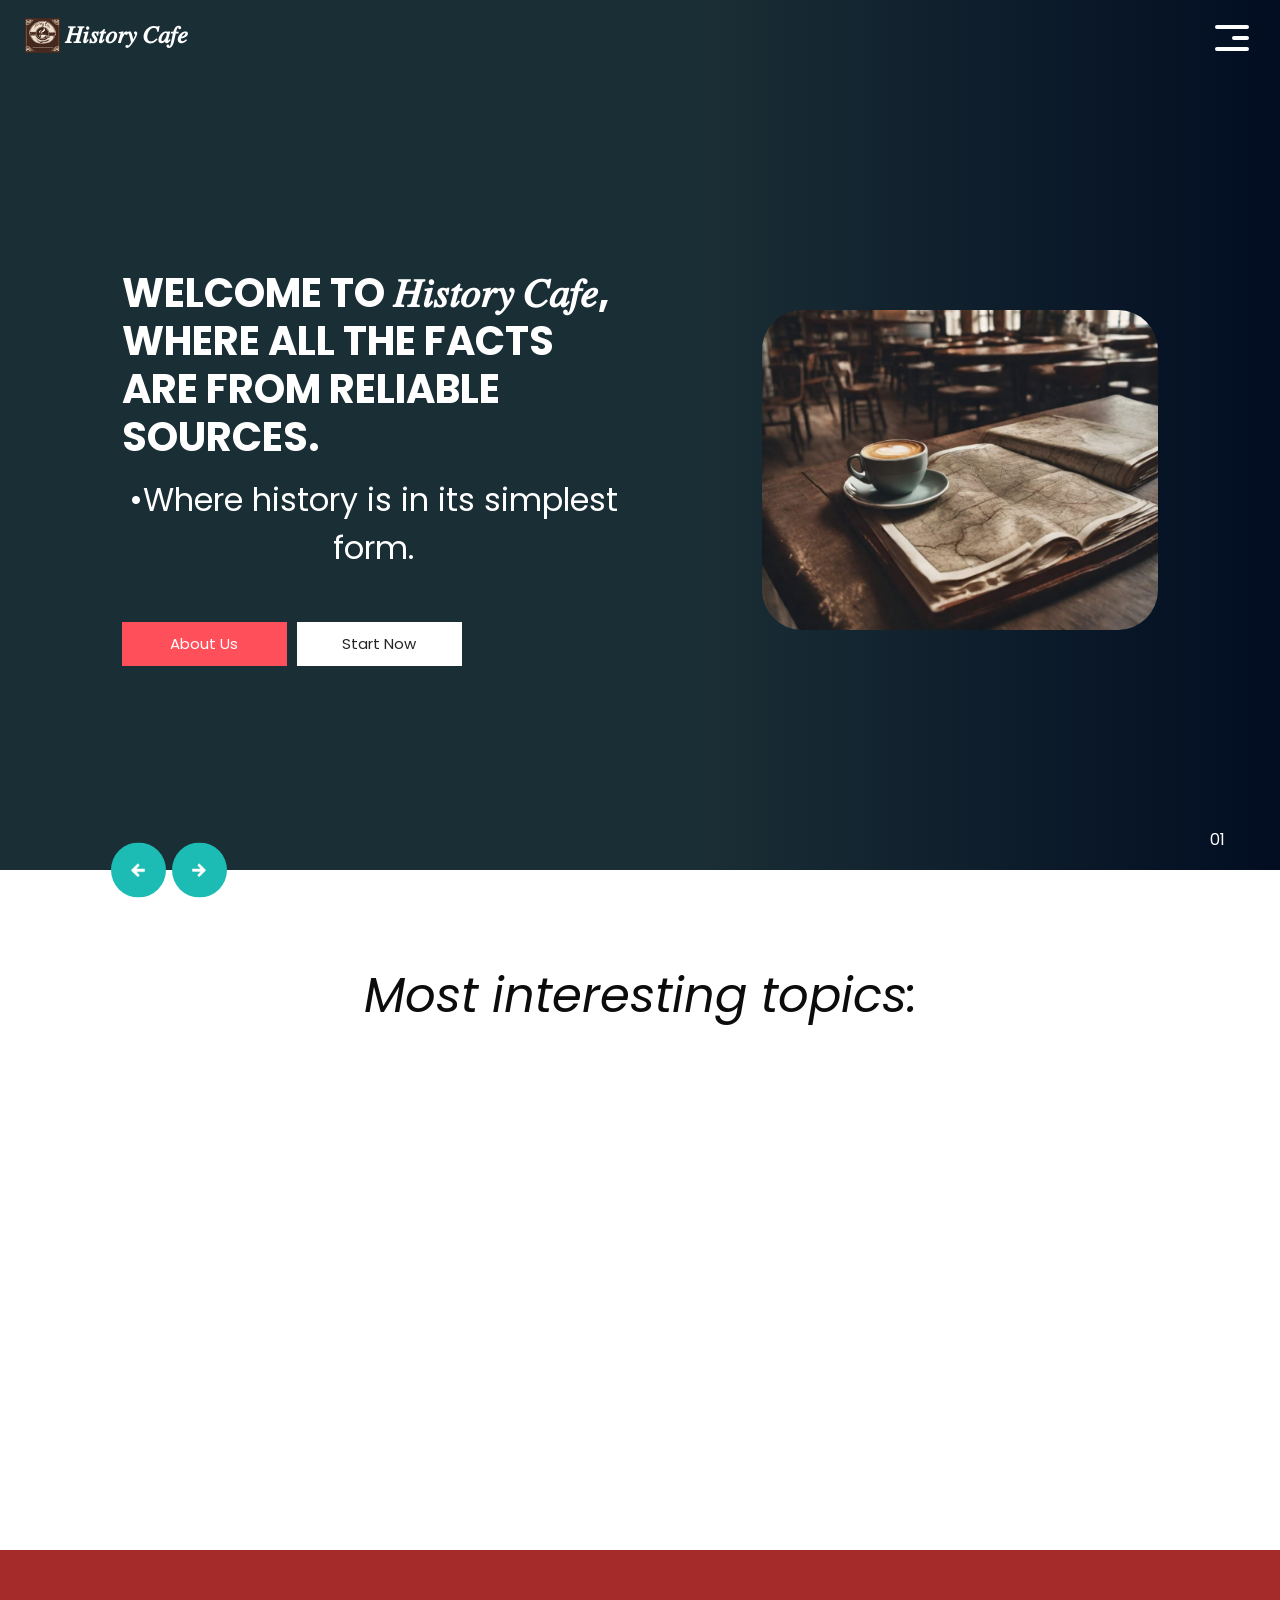
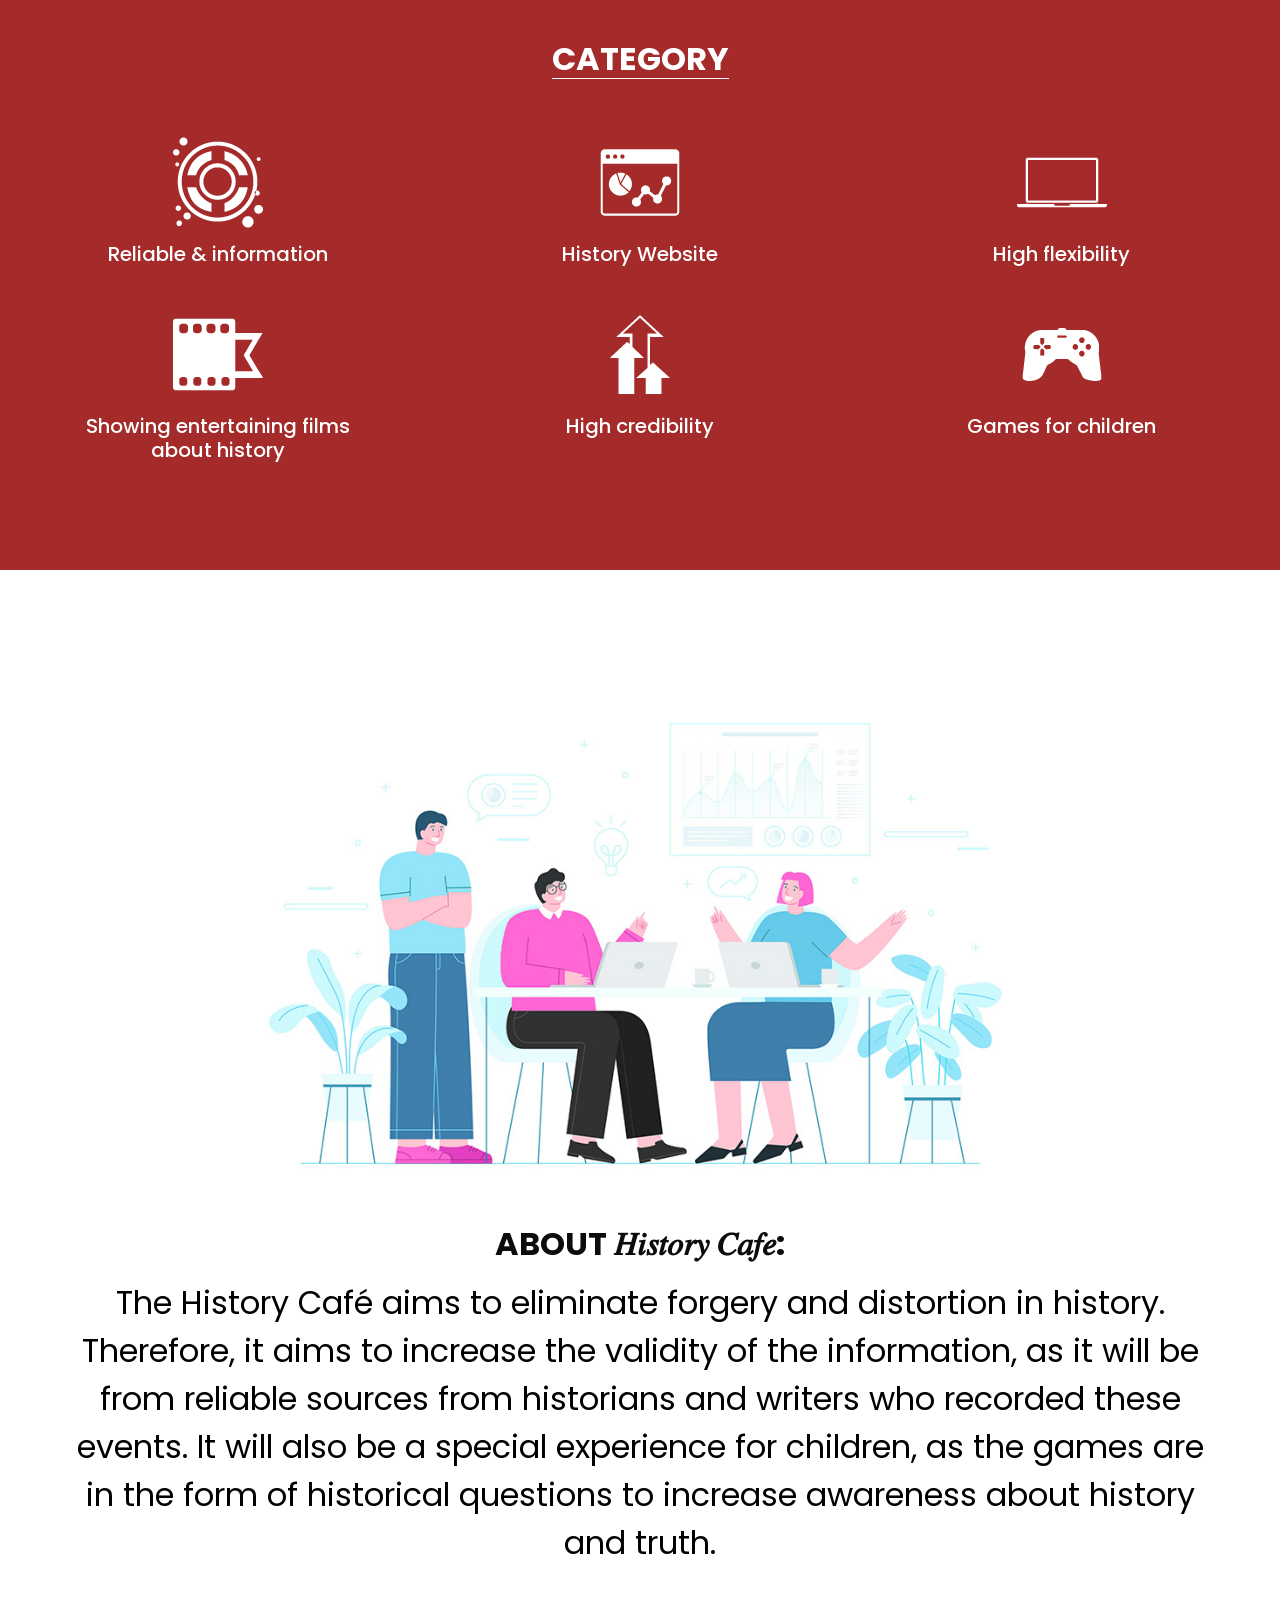
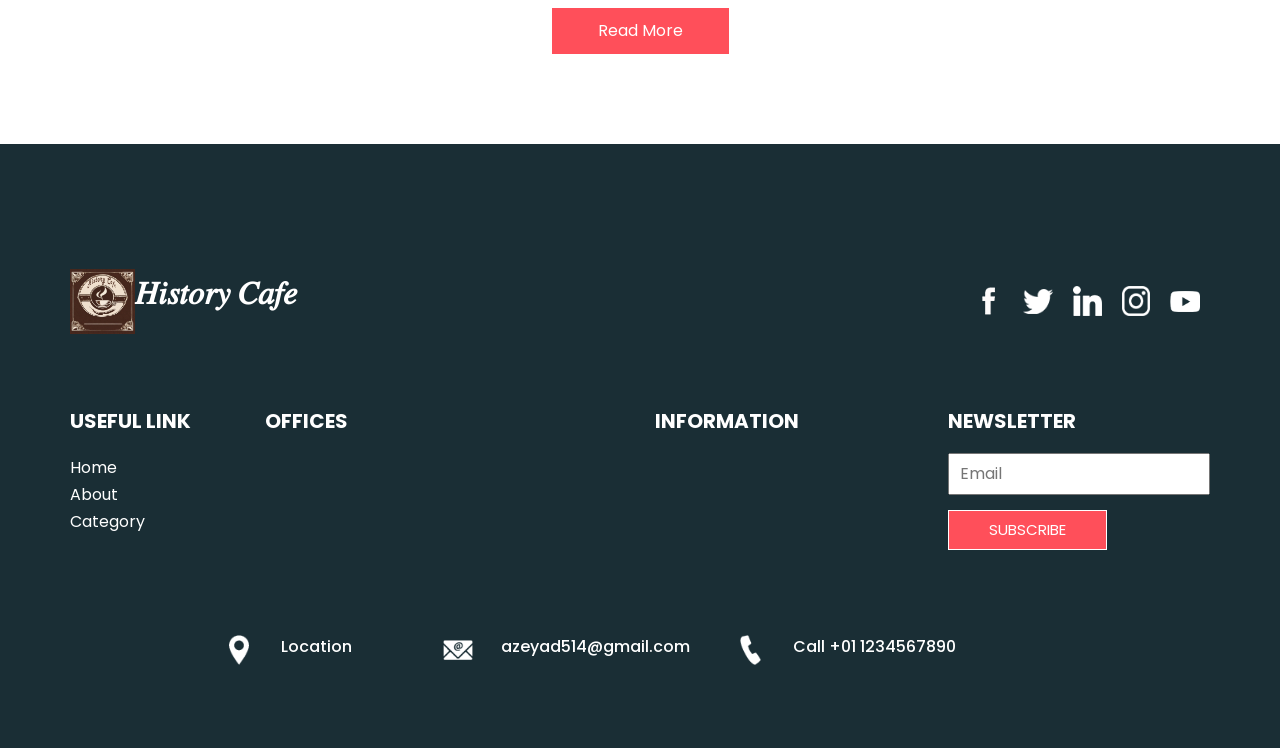
<file: History_Cafe/index.html>
<!DOCTYPE html>
<html>

<head>
  <meta charset="utf-8" />
  <meta http-equiv="X-UA-Compatible" content="IE=edge" />
  <meta name="viewport" content="width=device-width, initial-scale=1, shrink-to-fit=no" />
  <meta name="keywords" content="" />
  <meta name="description" content="" />
  <meta name="author" content="" />

  <title>𝐻𝑖𝑠𝑡𝑜𝑟𝑦 𝐶𝑎𝑓𝑒</title>

  <link rel="stylesheet" type="text/css" href="css/bootstrap.css" />
  <link href="https://fonts.googleapis.com/css?family=Poppins:400,700&display=swap" rel="stylesheet">
  <link href="css/style.css" rel="stylesheet" />
  <link href="css/responsive.css" rel="stylesheet" />
  <link href="css/card.css" rel="stylesheet" />

</head>

<body>
  <div class="hero_area">
    <!-- header section strats -->
    <header class="header_section">
      <div class="container-fluid">
        <nav class="navbar navbar-expand-lg custom_nav-container">
          <a class="navbar-brand" href="index.html">
            <img src="images/logo-c.jpg" alt="" />
            <span>
              𝐻𝑖𝑠𝑡𝑜𝑟𝑦 𝐶𝑎𝑓𝑒
            </span>
          </a>
          <button class="navbar-toggler" type="button" data-toggle="collapse" 
                  data-target="#navbarSupportedContent" aria-controls="navbarSupportedContent" 
                  aria-expanded="false" aria-label="Toggle navigation">
            <span class="navbar-toggler-icon"></span>
          </button>

          <div class="collapse navbar-collapse" id="navbarSupportedContent">
            <ul class="navbar-nav  ">
              <li class="nav-item active">
                <a class="nav-link" href="index.html">Home <span class="sr-only">(current)</span></a>
              </li>
              <li class="nav-item">
                <a class="nav-link" href="about.html">About Us</a>
              </li>
              <li class="nav-item">
                <a class="nav-link" href="category.html"> Category </a>
              </li>
              <li class="nav-item">
                <a class="nav-link" href="char.html">personalities</a>
              </li>
              <li class="nav-item">
                <a class="nav-link" href="home.html">Children's Corner</a>
              </li>
            </ul>
            <div class="user_option">
              <a href="login.html">
                <span>
                  Login
                </span>
              </a>
              <form class="form-inline my-2 my-lg-0 ml-0 ml-lg-4 mb-3 mb-lg-0">
                <button class="btn  my-2 my-sm-0 nav_search-btn" type="submit"></button>
              </form>
            </div>
          </div>
          <div>
            <div class="custom_menu-btn ">
              <button>
                <span class=" s-1">

                </span>
                <span class="s-2">

                </span>
                <span class="s-3">

                </span>
              </button>
            </div>
          </div>

        </nav>
      </div>
    </header>
    <!-- end header section -->
    <!-- slider section -->
    <section class="slider_section">
      <div class="carousel_btn-container">
        <a class="carousel-control-prev" href="#carouselExampleIndicators" role="button" data-slide="prev">
          <span class="sr-only">Previous</span>
        </a>
        <a class="carousel-control-next" href="#carouselExampleIndicators" role="button" data-slide="next">
          <span class="sr-only">Next</span>
        </a>
      </div>
      <div id="carouselExampleIndicators" class="carousel slide" data-ride="carousel">
        <ol class="carousel-indicators">
          <li data-target="#carouselExampleIndicators" data-slide-to="0" class="active">01</li>
          <li data-target="#carouselExampleIndicators" data-slide-to="1">02</li>
        </ol>

        <div class="carousel-inner">
          <div class="carousel-item active">

            <div class="container-fluid">
              <div class="row">

                <div class="col-md-5 offset-md-1">
                  <div class="detail-box">

                    <h1>
                      Welcome to 𝐻𝑖𝑠𝑡𝑜𝑟𝑦 𝐶𝑎𝑓𝑒,<br>
                      where all the facts are from reliable sources. <br>
                       
                     
                    </h1>
                    <p>
                      •Where history is in its simplest form.
                    </p>
                    <div class="btn-box">
                      <a href="about.html" class="btn-1">
                        About Us
                      </a>
                      <a href="about.html" class="btn-2">
                        Start Now
                      </a>

                    </div>
                  </div>
                </div>

                <div class="offset-md-1 col-md-4 img-container">
                   <div class="img-box">
                     <img src="images/w1r.jpg" alt="" style="border-radius: 40px;">
                   </div>
                </div>

              </div>
            </div>
          </div>

          <div class="carousel-item ">
            <div class="container-fluid">
              <div class="row">
                <div class="col-md-5 offset-md-1">
                  <div class="detail-box">
                    <h1>
                      Welcome to 𝐻𝑖𝑠𝑡𝑜𝑟𝑦 𝐶𝑎𝑓𝑒,<br>
                      where all the facts are from reliable sources. <br>
                    </h1>
                    <p>
                      •Where history is in its simplest form.
                    </p>
                    <div class="btn-box">
                      <a href="about.html" class="btn-1">
                        About Us
                      </a>
                      <a href="" class="btn-2">
                        Get A Quote
                      </a>
                    </div>
                  </div>
                </div>

                <div class="offset-md-1 col-md-4 img-container">
                  <div class="img-box">
                    <img src="images/p1.jpg" alt="" style="border-radius: 40px;">
                  </div>
                </div>
              </div>
            </div>
          </div>


    </section>
    <!-- end slider section -->
  </div>


  <!-- experience section -->

  <section class="experience_section layout_padding">

    <div style="font-size: xxx-large; text-align: center; font-style:italic;">

         <label>Most interesting topics:</label>

    </div>
<br>    
    <div class="container">
      <div class="row row-cols-2 row-cols-md-5 g-3 g-2 g-2 g-2 g-3 py-5">
    
         <div class="col">
            <div class="card">
              <div class="card-inner">
                <div class="card-front" style="background-image: url(images/h1.jpg); background-repeat: no-repeat;
                background-size: cover; color: crimson;"">
                   World war 2
                </div>
                <div class="card-back">
                  فكرة عن الحرب:<br><br>
              الحرب العالمية الثانية كانت صراعًا عالميًا وقع بين عامي 1939 و 1945، حيث شاركت فيها القوى العظمى في ذلك الوقت، مثل ألمانيا النازية بقيادة أدولف هتلر واليابان الإمبراطورية وإيطاليا الفاشية برئاسة بنيتو موسليني في جبهة الحرب الأوروبية
                   <button class="c1">Start Now</button>
                </div>
              </div>
            </div>
         </div>
    
         <div class="col">
            <div class="card">
              <div class="card-inner">
                <div class="card-front" style="background-image: url(images/tt\ -\ Copy.jpg); background-repeat: no-repeat;
                background-size: cover; color: crimson;"">
                  World war 1
                </div>
                <div class="card-back">
                  فكرة عن الحرب:<br><br>
                  الحرب العالمية الأولى كانت صراعًا عالميًا وقع بين عامي 1914 و 1918،
                   حيث شاركت فيها بريطانيا وفرنسا والإمبراطورية الروسية والإمبراطورية الألمانية والإمبراطورية النمساوية-Hungarian 
                   <button class="c1">Start Now</button>
                </div>
              </div>
            </div>
         </div>
    
         <div class="col">
            <div class="card">
              <div class="card-inner">
                <div class="card-front" style="background-image: url(images/vc.webp); 
                background-repeat: no-repeat;
                background-size: cover; color: crimson;" ">
                   Vitnam war
                </div>
                <div class="card-back">
                  فكرة عن الحرب:<br><br>
                  حرب فيتنام (1955-1975) هي حرب أطلق عليها الاتحاد السوفياتي والصين اسم "الحرب الثانية للاستعمار"
                  ، حيث كانت آخر حرب كبيرة للقرن العشرين واندلعت في البلد التي تُعرف اليوم باسم فيتنام الشمالية والجنوبية.
                   <button class="c1">Start Now</button>
                </div>
              </div>
            </div>
         </div>
    
         <div class="col">
            <div class="card">
              <div class="card-inner">
                <div class="card-front" style="background-image: url(images/oc.jpeg); 
                 background-repeat: no-repeat;
                 background-size: cover; color: crimson;">
                   October war
                </div>
                <div class="card-back">
                  فكرة عن الحرب:<br><br>
                  بدأت الحرب في 6 أكتوبر 1973، حيث قادت القوات المسلحة المصرية، بالتعاون مع القوات السورية، هجومًا على القوات الإسرائيلية في جبل الشيخ وسيناء وجنوب الجولان.
                   <button class="c1">Start Now</button>
                </div>
              </div>
            </div>
         </div>
    
         <div class="col">
            <div class="card">
              <div class="card-inner">
                <div class="card-front" style="background-image: url(images/b1.webp); 
                background-repeat: no-repeat;
                background-size: cover; color: crimson;">
                  Bolshevik Revolution
                </div>
                <div class="card-back">
                  فكرة عن الحرب:<br><br>
                  الثورة البلشفية هي ثورة نشأت في روسيا عام 1917، والتي أدت في النهاية إلى إنشاء الاتحاد السوفياتي. يشير الاسم "بلشفي" 
                  إلى الحزب الذي كان رأس حربة الحركة الثورية، حزب العمال الاشتراكيين الديمقراطيين الروس.
                   <button class="c1">Start Now</button>
                </div>
              </div>
            </div>
         </div>
    
    
        </div>
     </div>

  </section>


  <section class="category_section layout_padding">
    <div class="container">
      <div class="heading_container">
        <h2>
          Category
        </h2>
      </div>
      <div class="category_container">
        <div class="box">
          <div class="img-box">
            <img src="images/c1.png" alt="">
          </div>
          <div class="detail-box">
            <h5>
               Reliable & information
            </h5>
          </div>
        </div>
        <div class="box">
          <div class="img-box">
            <img src="images/c2.png" alt="">
          </div>
          <div class="detail-box">
            <h5>
              History Website
            </h5>
          </div>
        </div>
        <div class="box">
          <div class="img-box">
            <img src="images/c3.png" alt="">
          </div>
          <div class="detail-box">
            <h5>
              High flexibility
            </h5>
          </div>
        </div>
        <div class="box">
          <div class="img-box">
            <img src="images/c4.png" alt="">
          </div>
          <div class="detail-box">
            <h5>
              Showing entertaining films about history
            </h5>
          </div>
        </div>
        <div class="box">
          <div class="img-box">
            <img src="images/c5.png" alt="">
          </div>
          <div class="detail-box">
            <h5>
              High credibility
            </h5>
          </div>
        </div>
        <div class="box">
          <div class="img-box">
            <img src="images/c6.png" alt="">
          </div>
          <div class="detail-box">
            <h5>
              Games for children
            </h5>
          </div>
        </div>
      </div>
    </div>
  </section>


  <!-- end category section -->

  <!-- about section -->

  <section class="about_section layout_padding" id="section A">
    <div class="container">
      <div class="row">
        <div class="col-md-10 col-lg-9 mx-auto">
          <div class="img-box">
            <img src="images/about-img.jpg" alt="">
          </div>
        </div>
      </div>
      <div class="detail-box">
        <h2>
          About 𝐻𝑖𝑠𝑡𝑜𝑟𝑦 𝐶𝑎𝑓𝑒:
        </h2>
        <p>
          The History Café aims to eliminate forgery and distortion in history. Therefore, it aims to increase the validity of the information, as it will be from reliable sources from historians and writers who recorded these events. It will also be a special experience for children, as the games are in the form of historical questions to increase awareness about history and truth.
        </p>
        <a href="">
          Read More
        </a>
      </div>
    </div>
  </section>

  <!-- info section -->

  <section class="info_section ">
    <div class="info_container layout_padding-top">
      <div class="container">
        <div class="info_top">
          <div class="info_logo">
            <img src="images/logo-c.jpg" alt="" />
            <span>
              𝐻𝑖𝑠𝑡𝑜𝑟𝑦 𝐶𝑎𝑓𝑒
            </span>
          </div>
          <div class="social_box">
            <a href="#">
              <img src="images/fb.png" alt="">
            </a>
            <a href="#">
              <img src="images/twitter.png" alt="">
            </a>
            <a href="#">
              <img src="images/linkedin.png" alt="">
            </a>
            <a href="#">
              <img src="images/instagram.png" alt="">
            </a>
            <a href="#">
              <img src="images/youtube.png" alt="">
            </a>
          </div>
        </div>

        <div class="info_main">
          <div class="row">
            <div class="col-md-3 col-lg-2">
              <div class="info_link-box">
                <h5>
                  Useful Link
                </h5>
                <ul>
                  <li class=" active">
                    <a class="" href="index.html">Home <span class="sr-only">(current)</span></a>
                  </li>
                  <li class="">
                    <a class="" href="about.html">About </a>
                  </li>
                  <!-- <li class="">
                    <a class="" href="work.html">Work </a>
                  </li> -->
                  <li class="">
                    <a class="" href="category.html">Category </a>
                  </li>
                </ul>
              </div>
            </div>
            <div class="col-md-3 ">
              <h5>
                Offices
              </h5>
              <!-- <p>
                Readable content of a page when looking at its layoutreadable content of a page when looking at its layout
              </p> -->
            </div>

            <div class="col-md-3 col-lg-2 offset-lg-1">
              <h5>
                Information
              </h5>
              <!-- <p>
                Readable content of a page when looking at its layoutreadable content of a page when looking at its layout
              </p> -->
            </div>

            <div class="col-md-3  offset-lg-1">
              <div class="info_form ">
                <h5>
                  Newsletter
                </h5>
                <form action="">
                  <input type="email" placeholder="Email">
                  <button>
                    Subscribe
                  </button>
                </form>
              </div>
            </div>
          </div>
        </div>
        <div class="row">
          <div class="col-lg-9 col-md-10 mx-auto">
            <div class="info_contact layout_padding2">
              <div class="row">
                <div class="col-md-3">
                  <a href="#" class="link-box">
                    <div class="img-box">
                      <img src="images/location.png" alt="">
                    </div>
                    <div class="detail-box">
                      <h6>
                        Location
                      </h6>
                    </div>
                  </a>
                </div>
                <div class="col-md-4">
                  <a href="#" class="link-box">
                    <div class="img-box">
                      <img src="images/mail.png" alt="">
                    </div>
                    <div class="detail-box">
                      <h6>
                        azeyad514@gmail.com
                      </h6>
                    </div>
                  </a>
                </div>
                <div class="col-md-5">
                  <a href="#" class="link-box">
                    <div class="img-box">
                      <img src="images/call.png" alt="">
                    </div>
                    <div class="detail-box">
                      <h6>
                        Call +01 1234567890
                      </h6>
                    </div>
                  </a>
                </div>
              </div>
            </div>
          </div>
        </div>

      </div>
    </div>
  </section>

  <!-- end info section -->


  <script src="js/jquery-3.4.1.min.js"></script>
  <script src="js/bootstrap.js"></script>
  <script src="js/custom.js"></script>


</body>

</html>
</file>
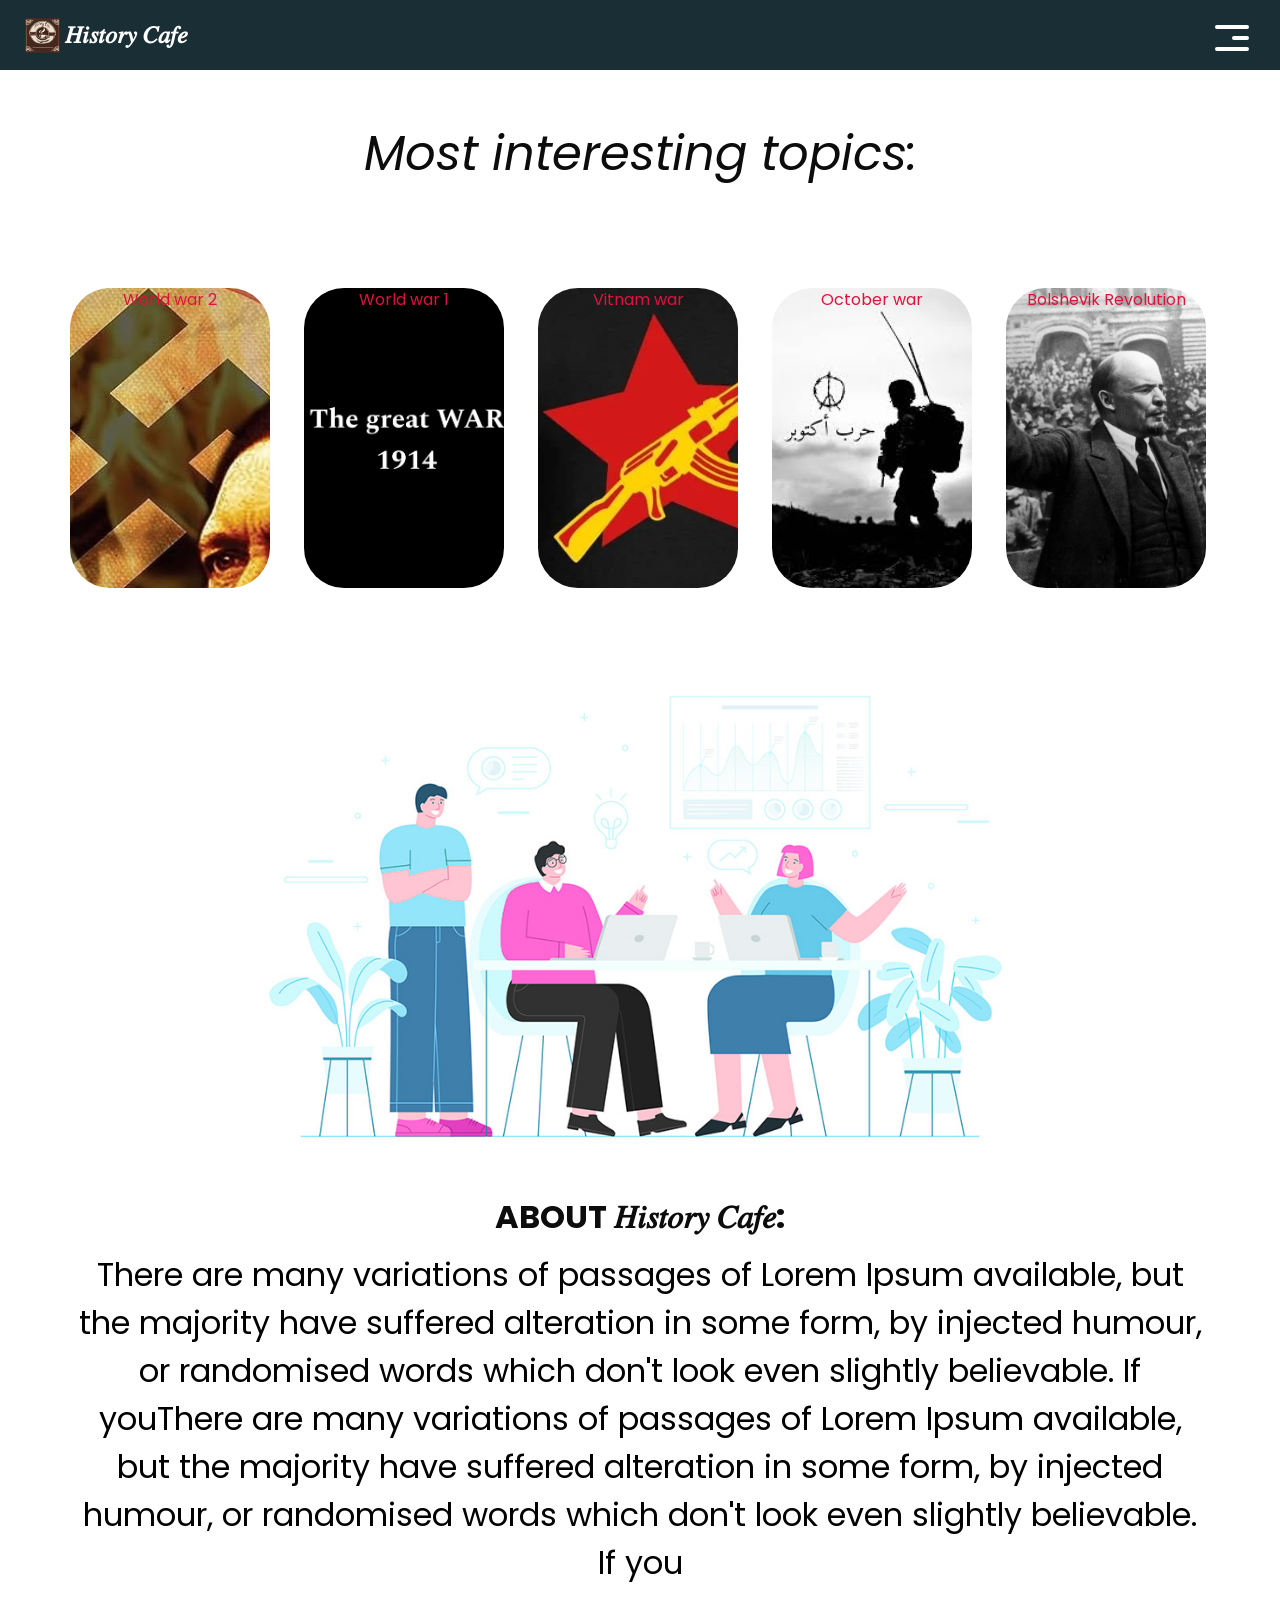
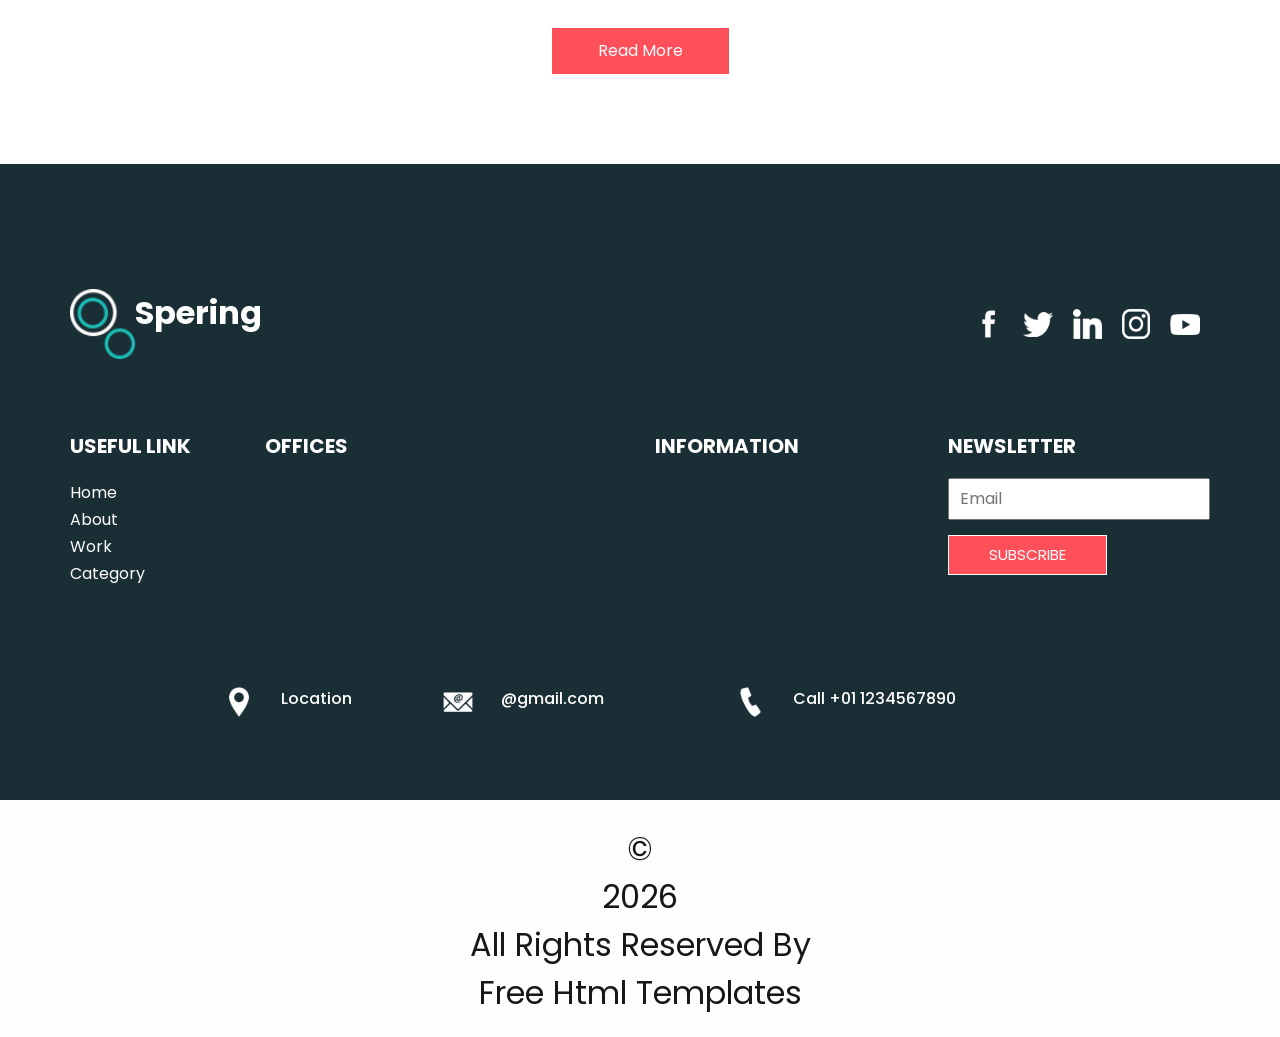
<file: History_Cafe/about.html>
<!DOCTYPE html>
<html>

<head>
  <meta charset="utf-8" />
  <meta http-equiv="X-UA-Compatible" content="IE=edge" />
  <meta name="viewport" content="width=device-width, initial-scale=1, shrink-to-fit=no" />
  <meta name="keywords" content="" />
  <meta name="description" content="" />
  <meta name="author" content="" />

  <title>𝐻𝑖𝑠𝑡𝑜𝑟𝑦 𝐶𝑎𝑓𝑒</title>

  <link rel="stylesheet" type="text/css" href="css/bootstrap.css"/>
  <link href="https://fonts.googleapis.com/css?family=Poppins:400,700&display=swap" rel="stylesheet">
  <link href="css/style.css" rel="stylesheet" />
  <link href="css/responsive.css" rel="stylesheet" />
  <link href="css/card.css" rel="stylesheet" />


</head>

<body class="sub_page">
  <div class="hero_area">
    <!-- header section strats -->
    
    <header class="header_section">
      <div class="container-fluid">
        <nav class="navbar navbar-expand-lg custom_nav-container">
          <a class="navbar-brand" href="index.html">
            <img src="images/logo-c.jpg" alt="" />
            <span>
              𝐻𝑖𝑠𝑡𝑜𝑟𝑦 𝐶𝑎𝑓𝑒
            </span>
          </a>
          <button class="navbar-toggler" type="button" data-toggle="collapse" data-target="#navbarSupportedContent" aria-controls="navbarSupportedContent" aria-expanded="false" aria-label="Toggle navigation">
            <span class="navbar-toggler-icon"></span>
          </button>

          <div class="collapse navbar-collapse" id="navbarSupportedContent">
            <ul class="navbar-nav  ">
              <li class="nav-item">
                <a class="nav-link" href="index.html">Home <span class="sr-only">(current)</span></a>
              </li>
              <li class="nav-item active">
                <a class="nav-link" href="about.html"> About</a>
              </li>
              <li class="nav-item">
                <a class="nav-link" href="category.html"> Category </a>
              </li>
              <li class="nav-item">
                <a class="nav-link" href="char.html">Influential personalities</a>
              </li>
            </ul>
            <div class="user_option">
              
              <a href="login.html">
                <span>
                  Login
                </span>
              </a>

              <form class="form-inline my-2 my-lg-0 ml-0 ml-lg-4 mb-3 mb-lg-0">
                <button class="btn  my-2 my-sm-0 nav_search-btn" type="submit"></button>
              </form>
            </div>
          </div>
          <div>
            <div class="custom_menu-btn ">
              <button>
                <span class=" s-1">

                </span>
                <span class="s-2">

                </span>
                <span class="s-3">

                </span>
              </button>
            </div>
          </div>

        </nav>
      </div>
    </header>
  
  </div>

  <br>
  <br>

  <div style="font-size: xxx-large; text-align: center; font-style:italic;">

    <label>Most interesting topics:</label>

  </div>

  <section class="experience_section layout_padding-top layout_padding2-bottom">
    <div class="container">
      <div class="row">

        <div class="col">
          <div class="card">
            <div class="card-inner">
              <div class="card-front" style="background-image: url(images/h1.jpg); background-repeat: no-repeat;
              background-size: cover; color: crimson;"">
                 World war 2
              </div>
              <div class="card-back">
                فكرة عن الحرب:<br><br>
            الحرب العالمية الثانية كانت صراعًا عالميًا وقع بين عامي 1939 و 1945، حيث شاركت فيها القوى العظمى في ذلك الوقت، مثل ألمانيا النازية بقيادة أدولف هتلر واليابان الإمبراطورية وإيطاليا الفاشية برئاسة بنيتو موسليني في جبهة الحرب الأوروبية
                 <button class="c1">Read More</button>
              </div>
            </div>
          </div>
       </div>
  
       <div class="col">
          <div class="card">
            <div class="card-inner">
              <div class="card-front" style="background-image: url(images/tt\ -\ Copy.jpg); background-repeat: no-repeat;
              background-size: cover; color: crimson;">
                World war 1
              </div>
              <div class="card-back">
                فكرة عن الحرب:<br><br>
                الحرب العالمية الأولى كانت صراعًا عالميًا وقع بين عامي 1914 و 1918،
                 حيث شاركت فيها بريطانيا وفرنسا والإمبراطورية الروسية والإمبراطورية الألمانية والإمبراطورية النمساوية-Hungarian 
                 <button class="c1">Read More</button>
              </div>
            </div>
          </div>
       </div>
  
       <div class="col">
          <div class="card">
            <div class="card-inner">
              <div class="card-front" style="background-image: url(images/vc.webp); 
              background-repeat: no-repeat;
              background-size: cover; color: crimson;" ">
                 Vitnam war
              </div>
              <div class="card-back">
                فكرة عن الحرب:<br><br>
                حرب فيتنام (1955-1975) هي حرب أطلق عليها الاتحاد السوفياتي والصين اسم "الحرب الثانية للاستعمار"
                ، حيث كانت آخر حرب كبيرة للقرن العشرين واندلعت في البلد التي تُعرف اليوم باسم فيتنام الشمالية والجنوبية.
                 <button class="c1">Read More</button>
              </div>
            </div>
          </div>
       </div>
  
       <div class="col">
          <div class="card">
            <div class="card-inner">
              <div class="card-front" style="background-image: url(images/oc.jpeg); 
               background-repeat: no-repeat;
               background-size: cover; color: crimson;">
                 October war
              </div>
              <div class="card-back">
                فكرة عن الحرب:<br><br>
                بدأت الحرب في 6 أكتوبر 1973، حيث قادت القوات المسلحة المصرية، بالتعاون مع القوات السورية، هجومًا على القوات الإسرائيلية في جبل الشيخ وسيناء وجنوب الجولان.
                 <button class="c1">Read More</button>
              </div>
            </div>
          </div>
       </div>
  
       <div class="col">
          <div class="card">
            <div class="card-inner">
              <div class="card-front" style="background-image: url(images/b1.webp); 
              background-repeat: no-repeat;
              background-size: cover; color: crimson;">
                Bolshevik Revolution
              </div>
              <div class="card-back">
                فكرة عن الحرب:<br><br>
                الثورة البلشفية هي ثورة نشأت في روسيا عام 1917، والتي أدت في النهاية إلى إنشاء الاتحاد السوفياتي. يشير الاسم "بلشفي" 
                إلى الحزب الذي كان رأس حربة الحركة الثورية، حزب العمال الاشتراكيين الديمقراطيين الروس.
                 <button class="c1">Read More</button>
              </div>
            </div>
          </div>
       </div>
  
  
      </div>
   </div>

</section>


  <!-- end experience section -->


  <!-- about section -->

  <section class="about_section layout_padding-bottom">
    <div class="container">
      <div class="row">
        <div class="col-md-10 col-lg-9 mx-auto">
          <div class="img-box">
            <img src="images/about-img.jpg" alt="">
          </div>
        </div>
      </div>
      <div class="detail-box">
        <h2>
          About 𝐻𝑖𝑠𝑡𝑜𝑟𝑦 𝐶𝑎𝑓𝑒:
        </h2>
        <p>
          There are many variations of passages of Lorem Ipsum available, but the majority have suffered alteration in some form, by injected humour, or randomised words which don't look even slightly believable. If youThere are many variations of passages of Lorem Ipsum available, but the majority have suffered alteration in some form, by injected humour, or randomised words which don't look even slightly believable. If you
        </p>
        <a href="">
          Read More
        </a>
      </div>
    </div>
  </section>

  <!-- end about section -->

  <!-- info section -->

  <section class="info_section ">
    <div class="info_container layout_padding-top">
      <div class="container">
        <div class="info_top">
          <div class="info_logo">
            <img src="images/logo.png" alt="" />
            <span>
              Spering
            </span>
          </div>
          <div class="social_box">
            <a href="#">
              <img src="images/fb.png" alt="">
            </a>
            <a href="#">
              <img src="images/twitter.png" alt="">
            </a>
            <a href="#">
              <img src="images/linkedin.png" alt="">
            </a>
            <a href="#">
              <img src="images/instagram.png" alt="">
            </a>
            <a href="#">
              <img src="images/youtube.png" alt="">
            </a>
          </div>
        </div>

        <div class="info_main">
          <div class="row">
            <div class="col-md-3 col-lg-2">
              <div class="info_link-box">
                <h5>
                  Useful Link
                </h5>
                <ul>
                  <li class=" active">
                    <a class="" href="index.html">Home <span class="sr-only">(current)</span></a>
                  </li>
                  <li class="">
                    <a class="" href="about.html">About </a>
                  </li>
                  <li class="">
                    <a class="" href="work.html">Work </a>
                  </li>
                  <li class="">
                    <a class="" href="category.html">Category </a>
                  </li>
                </ul>
              </div>
            </div>
            <div class="col-md-3 ">
              <h5>
                Offices
              </h5>
              <!-- <p>
                Readable content of a page when looking at its layoutreadable content of a page when looking at its layout
              </p> -->
            </div>

            <div class="col-md-3 col-lg-2 offset-lg-1">
              <h5>
                Information
              </h5>
              <!-- <p>
                Readable content of a page when looking at its layoutreadable content of a page when looking at its layout
              </p> -->
            </div>

            <div class="col-md-3  offset-lg-1">
              <div class="info_form ">
                <h5>
                  Newsletter
                </h5>
                <form action="">
                  <input type="email" placeholder="Email">
                  <button>
                    Subscribe
                  </button>
                </form>
              </div>
            </div>
          </div>
        </div>
        <div class="row">
          <div class="col-lg-9 col-md-10 mx-auto">
            <div class="info_contact layout_padding2">
              <div class="row">
                <div class="col-md-3">
                  <a href="#" class="link-box">
                    <div class="img-box">
                      <img src="images/location.png" alt="">
                    </div>
                    <div class="detail-box">
                      <h6>
                        Location
                      </h6>
                    </div>
                  </a>
                </div>
                <div class="col-md-4">
                  <a href="#" class="link-box">
                    <div class="img-box">
                      <img src="images/mail.png" alt="">
                    </div>
                    <div class="detail-box">
                      <h6>
                        @gmail.com
                      </h6>
                    </div>
                  </a>
                </div>
                <div class="col-md-5">
                  <a href="#" class="link-box">
                    <div class="img-box">
                      <img src="images/call.png" alt="">
                    </div>
                    <div class="detail-box">
                      <h6>
                        Call +01 1234567890
                      </h6>
                    </div>
                  </a>
                </div>
              </div>
            </div>
          </div>
        </div>

      </div>
    </div>
  </section>

  <!-- end info section -->

  <!-- footer section -->
  <footer class="container-fluid footer_section ">
    <div class="container">
      <p>
        &copy; <span id="displayDate"></span> All Rights Reserved By
        <a href="https://html.design/">Free Html Templates</a>
      </p>
    </div>
  </footer>
  <!-- end  footer section -->


  <script src="js/jquery-3.4.1.min.js"></script>
  <script src="js/bootstrap.js"></script>
  <script src="js/custom.js"></script>


</body>
</body>

</html>
</file>
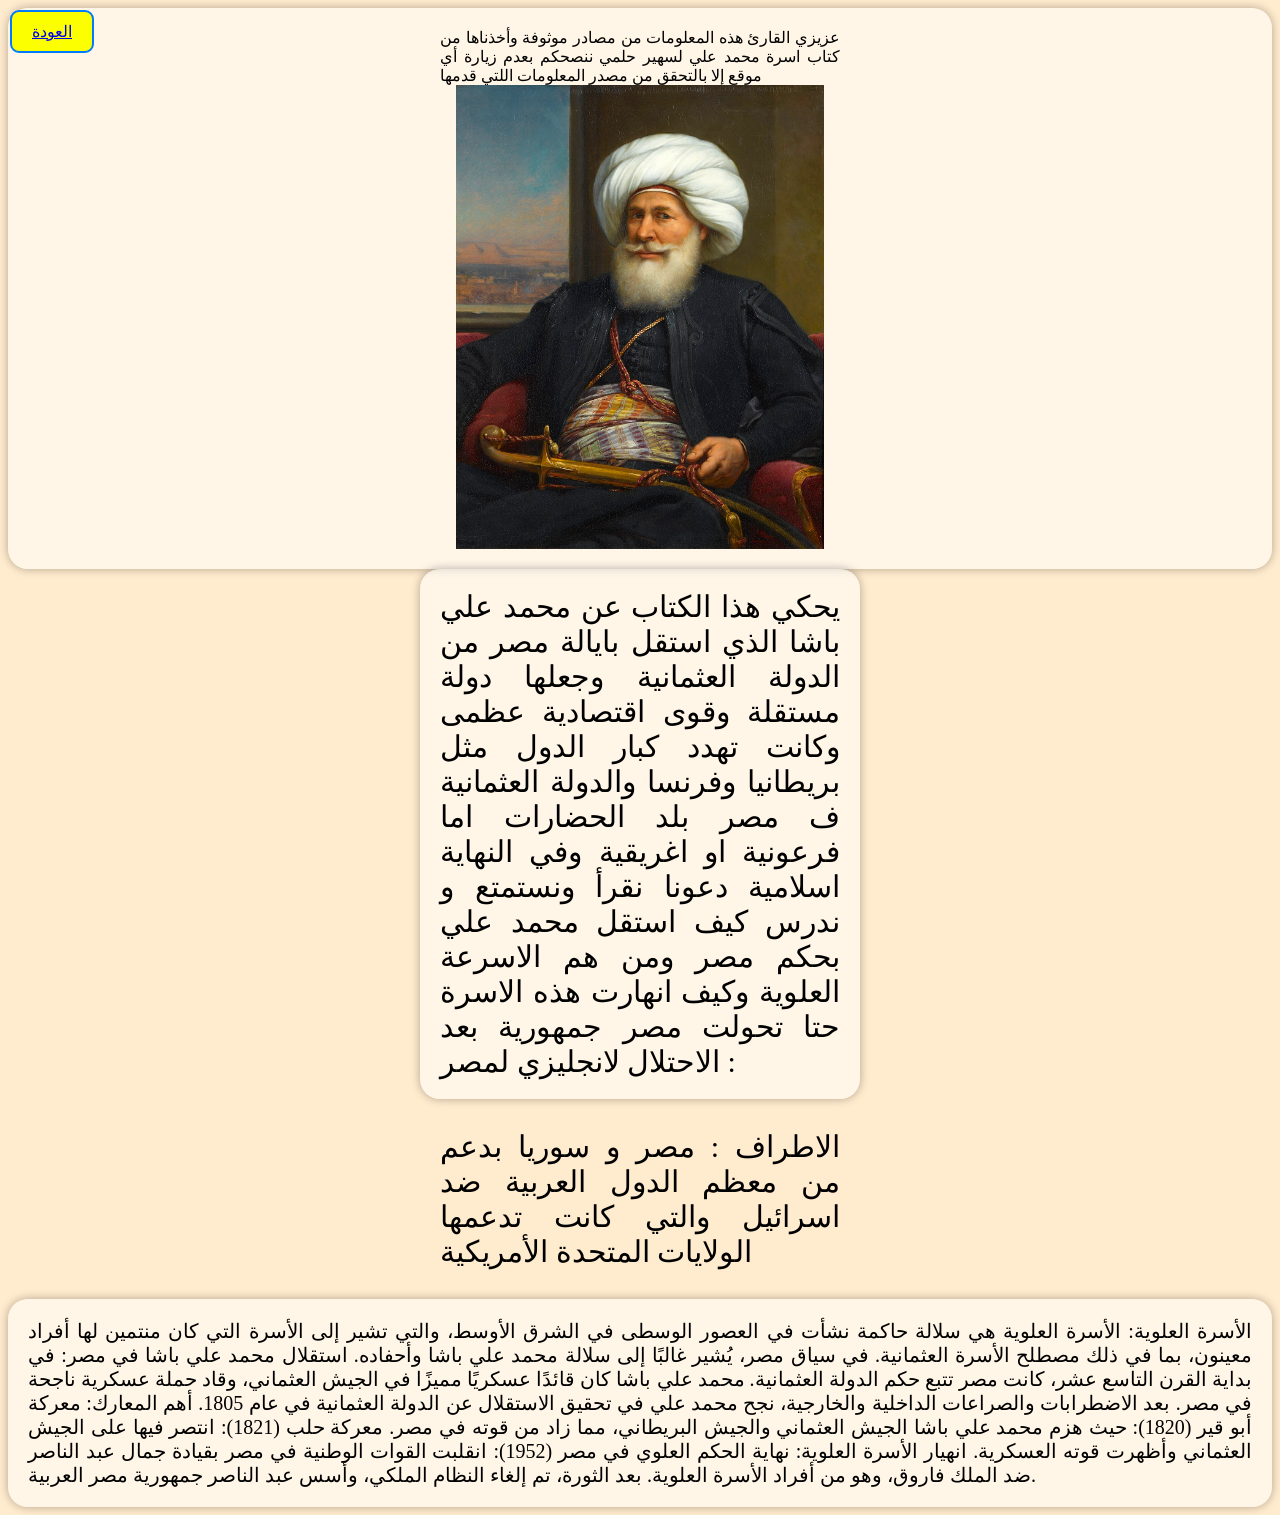
<file: History_Cafe/ali.html>
<!DOCTYPE html>
<html lang="en">
<head>
    <meta charset="UTF-8">
    <meta name="viewport" content="width=device-width, initial-scale=1.0">
    <title> محمد علي باشا</title>
<style>
    body{background-color: blanchedalmond;}
.back{
    font-size: 34px;
    background-color: #fbff00; 
    color: #ffffff; 
    border: 2px solid #007bff; 
    border-radius: 9px; 
    padding: 10px 20px; 
    font-size: 16px; 
    cursor: pointer; 
    transition: background-color 0.3s ease; 
    display: flex;
    align-items: center;
    justify-content: center;
    margin: 0;
    position: fixed;
    top:10px;
    left: 10px;
    
}
.a{
    text-align: justify;
      max-width: 400px; 
      margin: 0 auto;
}
img {
  max-width: 30%; 
  height: auto; 
  display: block; 
  margin: 0 auto; 
}
.h{
    background-color: rgba(255, 255, 255, 0.5485); 
    padding: 20px;
    border-radius: 20px; 
    box-shadow: 0 0 10px rgba(0, 0, 0, 0.3);
}
.atraf{
    text-align: justify;
      max-width: 400px; 
      margin: 0 auto;
     font-size: 30px;
}
.maho{
    text-align: justify;
      max-width: 400px; 
      margin: 0 auto;
     font-size: 30px;
     background-color: rgba(255, 255, 255, 0.5485); 
    padding: 20px;
    border-radius: 20px; 
    box-shadow: 0 0 10px rgba(0, 0, 0, 0.3);
}
.elharb{
    text-align: justify;
      
      margin: 0 auto;
     font-size: 20px;
     background-color: rgba(255, 255, 255, 0.5485); 
    padding: 20px;
    border-radius: 20px; 
    box-shadow: 0 0 10px rgba(0, 0, 0, 0.3);
}
</style>
</head>
<body>
    <button class="back"><a href = "reading.html">العودة</a></button>
   <div class="h">
<p class="a">عزيزي القارئ هذه المعلومات من مصادر موثوفة وأخذناها من كتاب اسرة محمد علي لسهير حلمي ننصحكم بعدم زيارة أي موقع إلا بالتحقق من مصدر المعلومات اللتي قدمها</p>
<img src="ModernEgypt,_Muhammad_Ali_by_Auguste_Couder,_BAP_17996.jpg" alt="صورة جميلة" >
   </div>
   
<p class="maho">
    
يحكي هذا الكتاب عن محمد علي باشا الذي استقل بايالة مصر من الدولة العثمانية وجعلها دولة مستقلة وقوى اقتصادية عظمى  وكانت تهدد كبار الدول مثل بريطانيا وفرنسا والدولة  العثمانية ف مصر بلد الحضارات اما فرعونية او اغريقية وفي النهاية اسلامية دعونا نقرأ ونستمتع و ندرس كيف استقل محمد علي بحكم مصر ومن هم الاسرعة العلوية وكيف انهارت هذه الاسرة حتا تحولت مصر جمهورية بعد الاحتلال لانجليزي لمصر :
   
</p>
<div class="atraf">
    <p>الاطراف : مصر و سوريا بدعم من معظم الدول العربية ضد اسرائيل والتي كانت تدعمها الولايات المتحدة الأمريكية</p>
   </div>
<p class="elharb">
   
الأسرة العلوية:
الأسرة العلوية هي سلالة حاكمة نشأت في العصور الوسطى في الشرق الأوسط، والتي تشير إلى الأسرة التي كان منتمين لها أفراد معينون، بما في ذلك مصطلح الأسرة العثمانية. في سياق مصر، يُشير غالبًا إلى سلالة محمد علي باشا وأحفاده.

استقلال محمد علي باشا في مصر:

في بداية القرن التاسع عشر، كانت مصر تتبع حكم الدولة العثمانية.
محمد علي باشا كان قائدًا عسكريًا مميزًا في الجيش العثماني، وقاد حملة عسكرية ناجحة في مصر.
بعد الاضطرابات والصراعات الداخلية والخارجية، نجح محمد علي في تحقيق الاستقلال عن الدولة العثمانية في عام 1805.
أهم المعارك:

معركة أبو قير (1820): حيث هزم محمد علي باشا الجيش العثماني والجيش البريطاني، مما زاد من قوته في مصر.
معركة حلب (1821): انتصر فيها على الجيش العثماني وأظهرت قوته العسكرية.
انهيار الأسرة العلوية:

نهاية الحكم العلوي في مصر (1952): انقلبت القوات الوطنية في مصر بقيادة جمال عبد الناصر ضد الملك فاروق، وهو من أفراد الأسرة العلوية.
بعد الثورة، تم إلغاء النظام الملكي، وأسس عبد الناصر جمهورية مصر العربية.
   </p>
   
</body>
</html>
</file>
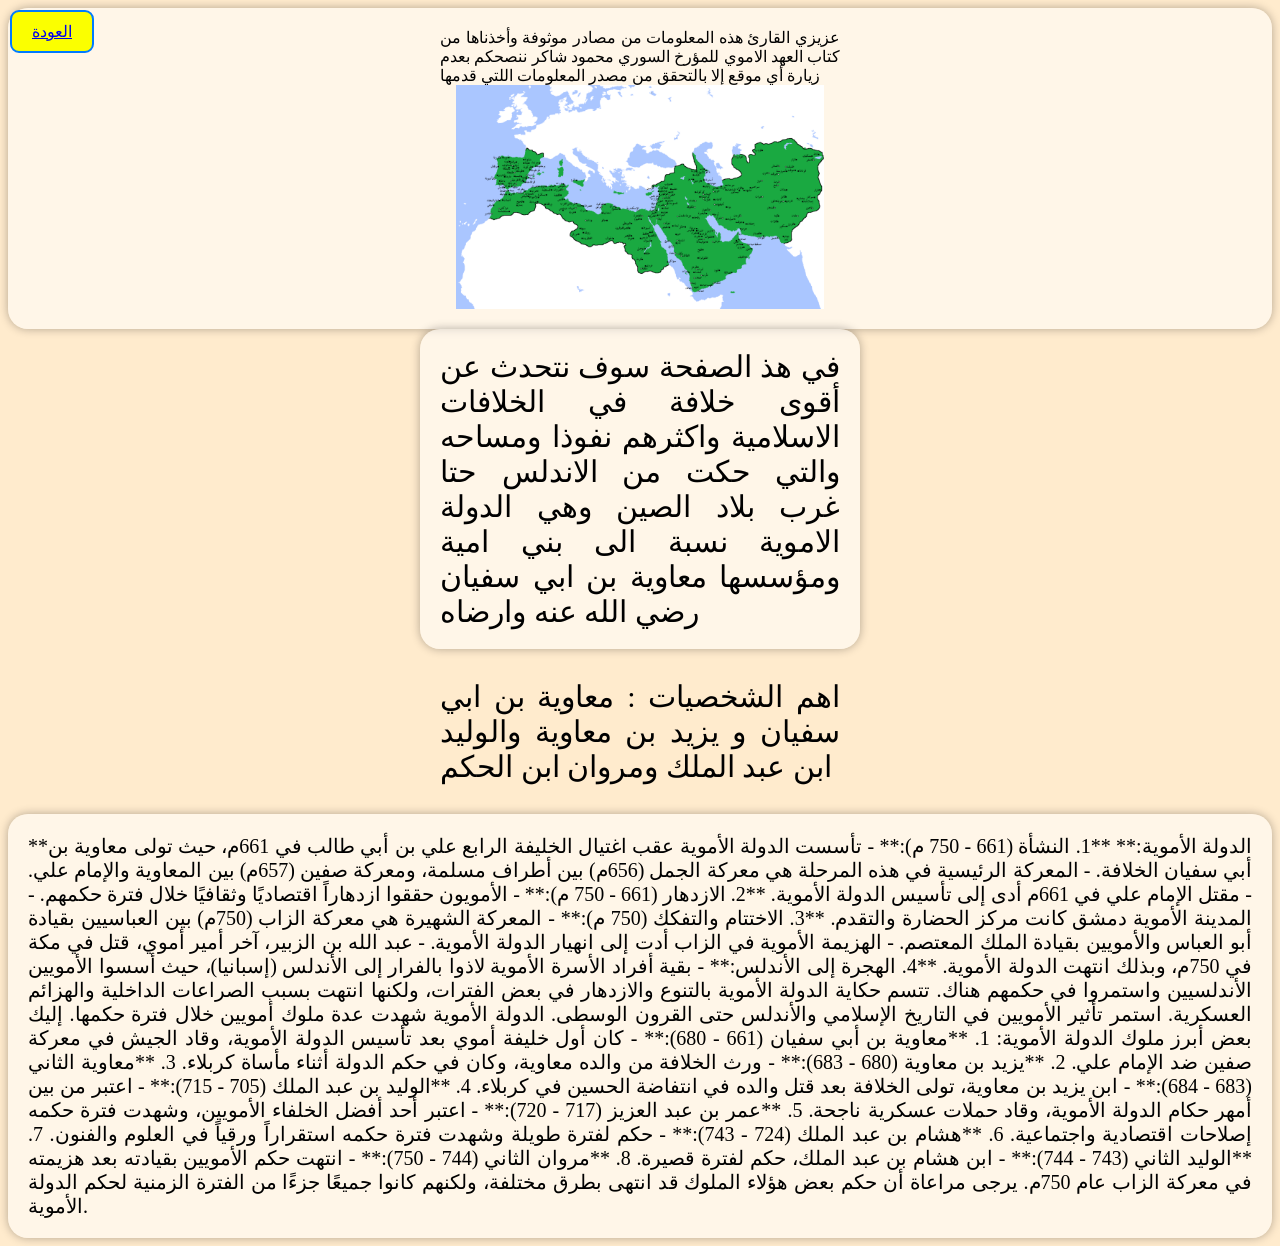
<file: History_Cafe/amaweya.html>
<!DOCTYPE html>
<html lang="en">
<head>
    <meta charset="UTF-8">
    <meta name="viewport" content="width=device-width, initial-scale=1.0">
    <title> الدولة الاموية</title>
<style>
    body{background-color: blanchedalmond;}
.back{
    font-size: 34px;
    background-color: #fbff00; 
    color: #ffffff; 
    border: 2px solid #007bff; 
    border-radius: 9px; 
    padding: 10px 20px; 
    font-size: 16px; 
    cursor: pointer; 
    transition: background-color 0.3s ease; 
    display: flex;
    align-items: center;
    justify-content: center;
    margin: 0;
    position: fixed;
    top:10px;
    left: 10px;
    
}
.a{
    text-align: justify;
      max-width: 400px; 
      margin: 0 auto;
}
img {
  max-width: 30%; 
  height: auto; 
  display: block; 
  margin: 0 auto; 
}
.h{
    background-color: rgba(255, 255, 255, 0.5485); 
    padding: 20px;
    border-radius: 20px; 
    box-shadow: 0 0 10px rgba(0, 0, 0, 0.3);
}
.atraf{
    text-align: justify;
      max-width: 400px; 
      margin: 0 auto;
     font-size: 30px;
}
.maho{
    text-align: justify;
      max-width: 400px; 
      margin: 0 auto;
     font-size: 30px;
     background-color: rgba(255, 255, 255, 0.5485); 
    padding: 20px;
    border-radius: 20px; 
    box-shadow: 0 0 10px rgba(0, 0, 0, 0.3);
}
.elharb{
    text-align: justify;
      
      margin: 0 auto;
     font-size: 20px;
     background-color: rgba(255, 255, 255, 0.5485); 
    padding: 20px;
    border-radius: 20px; 
    box-shadow: 0 0 10px rgba(0, 0, 0, 0.3);
}
</style>
</head>
<body>
    <button class="back"><a href = "reading.html">العودة</a></button>
   <div class="h">
<p class="a">عزيزي القارئ هذه المعلومات من مصادر موثوفة وأخذناها من كتاب العهد الاموي للمؤرخ السوري محمود شاكر ننصحكم بعدم زيارة أي موقع إلا بالتحقق من مصدر المعلومات اللتي قدمها</p>
<img src="الدولة-الاموية.png" alt="صورة جميلة" >
   </div>
   
<p class="maho">
    
في هذ الصفحة سوف نتحدث عن أقوى خلافة في الخلافات الاسلامية واكثرهم نفوذا ومساحه والتي حكت من الاندلس حتا غرب بلاد الصين وهي الدولة الاموية نسبة الى بني امية ومؤسسها معاوية بن ابي سفيان رضي الله عنه وارضاه 
  
</p>
<div class="atraf">
    <p>اهم الشخصيات : معاوية بن ابي سفيان و يزيد بن معاوية والوليد ابن عبد الملك ومروان ابن الحكم</p>
   </div>
<p class="elharb">


    **الدولة الأموية:**

    **1. النشأة (661 - 750 م):**
       - تأسست الدولة الأموية عقب اغتيال الخليفة الرابع علي بن أبي طالب في 661م، حيث تولى معاوية بن أبي سفيان الخلافة.
       - المعركة الرئيسية في هذه المرحلة هي معركة الجمل (656م) بين أطراف مسلمة، ومعركة صفين (657م) بين المعاوية والإمام علي.
       - مقتل الإمام علي في 661م أدى إلى تأسيس الدولة الأموية.
    
    **2. الازدهار (661 - 750 م):**
       - الأمويون حققوا ازدهاراً اقتصاديًا وثقافيًا خلال فترة حكمهم.
       - المدينة الأموية دمشق كانت مركز الحضارة والتقدم.
    
    **3. الاختتام والتفكك (750 م):**
       - المعركة الشهيرة هي معركة الزاب (750م) بين العباسيين بقيادة أبو العباس والأمويين بقيادة الملك المعتصم.
       - الهزيمة الأموية في الزاب أدت إلى انهيار الدولة الأموية.
       - عبد الله بن الزبير، آخر أمير أموي، قتل في مكة في 750م، وبذلك انتهت الدولة الأموية.
    
    **4. الهجرة إلى الأندلس:**
       - بقية أفراد الأسرة الأموية لاذوا بالفرار إلى الأندلس (إسبانيا)، حيث أسسوا الأمويين الأندلسيين واستمروا في حكمهم هناك.
    
    تتسم حكاية الدولة الأموية بالتنوع والازدهار في بعض الفترات، ولكنها انتهت بسبب الصراعات الداخلية والهزائم العسكرية. استمر تأثير الأمويين في التاريخ الإسلامي والأندلس حتى القرون الوسطى.

    الدولة الأموية شهدت عدة ملوك أمويين خلال فترة حكمها. إليك بعض أبرز ملوك الدولة الأموية:

1. **معاوية بن أبي سفيان (661 - 680):**
   - كان أول خليفة أموي بعد تأسيس الدولة الأموية، وقاد الجيش في معركة صفين ضد الإمام علي.

2. **يزيد بن معاوية (680 - 683):**
   - ورث الخلافة من والده معاوية، وكان في حكم الدولة أثناء مأساة كربلاء.

3. **معاوية الثاني (683 - 684):**
   - ابن يزيد بن معاوية، تولى الخلافة بعد قتل والده في انتفاضة الحسين في كربلاء.

4. **الوليد بن عبد الملك (705 - 715):**
   - اعتبر من بين أمهر حكام الدولة الأموية، وقاد حملات عسكرية ناجحة.

5. **عمر بن عبد العزيز (717 - 720):**
   - اعتبر أحد أفضل الخلفاء الأمويين، وشهدت فترة حكمه إصلاحات اقتصادية واجتماعية.

6. **هشام بن عبد الملك (724 - 743):**
   - حكم لفترة طويلة وشهدت فترة حكمه استقراراً ورقياً في العلوم والفنون.

7. **الوليد الثاني (743 - 744):**
   - ابن هشام بن عبد الملك، حكم لفترة قصيرة.

8. **مروان الثاني (744 - 750):**
   - انتهت حكم الأمويين بقيادته بعد هزيمته في معركة الزاب عام 750م.

يرجى مراعاة أن حكم بعض هؤلاء الملوك قد انتهى بطرق مختلفة، ولكنهم كانوا جميعًا جزءًا من الفترة الزمنية لحكم الدولة الأموية.
    </p>
   
</body>
</html>
</file>
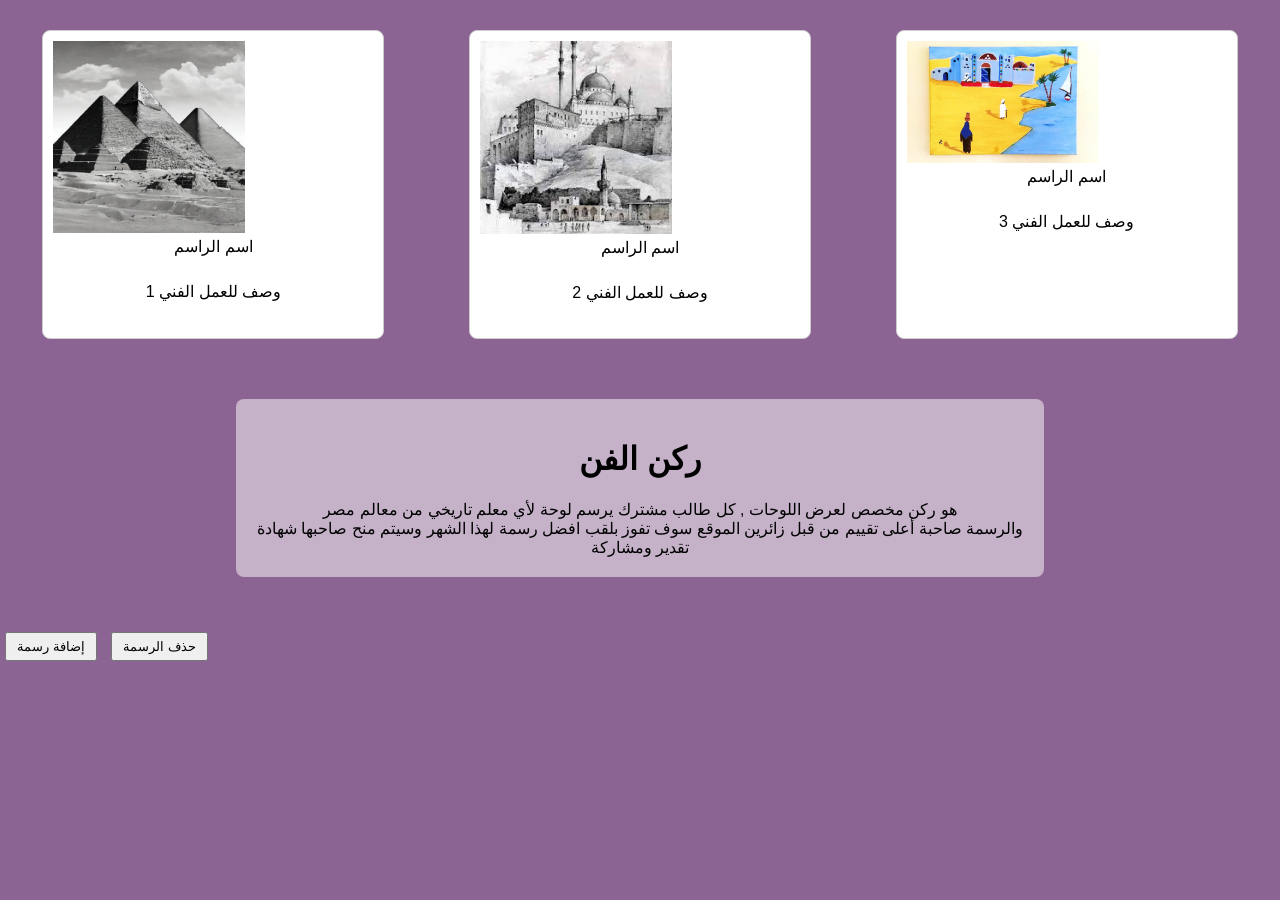
<file: History_Cafe/art.html>
<!DOCTYPE html>
<html lang="en">
<head>
    <meta charset="UTF-8">
    <meta name="viewport" content="width=device-width, initial-scale=1.0">
    <title>ركن الفن</title>
    <style>
        body {
  margin: 0;
  padding: 0;
  font-family: Arial, sans-serif;
  background-color: #4a0a57a1;
}

.art-cards {
  display: flex;
  justify-content: space-around;
  margin-top: 20px;
}

.card {
  width: 25%;
  border: 1px solid #ddd;
  border-radius: 8px;
  overflow: hidden;
  background-color: #ffffff;
}

.card img {
  width: 60%;
  height: auto;
}

.card p {
  padding: 10px;
  text-align: center;
}

.art-image {
  margin-top: 20px;
}

.art-image img {
  width: 100%;
  height: auto;
  border: 1px solid #ddd;
  border-radius: 8px;
}
img{
    font-size: 50px;
}
.pra{
    text-align: center;
    background-color: rgba(255, 255, 255, 0.5); 
  padding: 20px;
  border-radius: 8px;
  width: 60%;
  margin: 50px auto;
}
.pra p {
  margin: 0;
}
.card {
      border: 1px solid #ccc;
      padding: 10px;
      margin: 10px;
      display: inline-block;
    }

   
    .btn {
      cursor: pointer;
      padding: 5px 10px;
      margin: 5px;
      text-align: center;
    }
    </style>
</head>
<body>
    <div class="art-cards">
        <div class="card">
          <img src="اريد_رسمة_باقلام_رصاص_للاهرامات (1).png" >
          <header style="text-align: center;">اسم الراسم</header>
          <p>وصف للعمل الفني 1</p>
        </div>
        <div class="card">
          <img src="download (1).jpeg" >
          <header style="text-align: center;">اسم الراسم</header>
          <p>وصف للعمل الفني 2</p>
        </div>
        <div class="card">
          <img src="862-2.jpg" alt="فن 3">
          <header style="text-align: center;">اسم الراسم</header>
          <p>وصف للعمل الفني 3</p>
        </div>
      </div>
    <div class="pra">
     <p><h1>ركن الفن</h1>
        هو ركن مخصص لعرض اللوحات , كل طالب مشترك يرسم لوحة لأي معلم تاريخي من معالم مصر<br> والرسمة صاحبة أعلى تقييم من قبل زائرين الموقع سوف تفوز بلقب افضل رسمة لهذا الشهر وسيتم منح صاحبها شهادة تقدير ومشاركة
    </p>
</div>
<div id="cardContainer"></div>
<button class="btn" onclick="addCard()">إضافة رسمة</button>
<button class="btn" onclick="deleteCard()">حذف الرسمة</button>
<script>

    function addCard() {
     
      var card = document.createElement("div");
      card.className = "card";
      card.innerHTML = "  تم رفع رسمتك بنجاح";
  
   
      document.getElementById("cardContainer").appendChild(card);
    }
  
   
    function deleteCard() {
    
      var cards = document.getElementsByClassName("card");
  
     
      if (cards.length > 0) {
       
        var lastCard = cards[cards.length - 1];
        lastCard.parentNode.removeChild(lastCard);
      } else {
        alert("لا توجد رسمة لحذفها");
      }
    }
  </script>
</body>
</html>
</file>
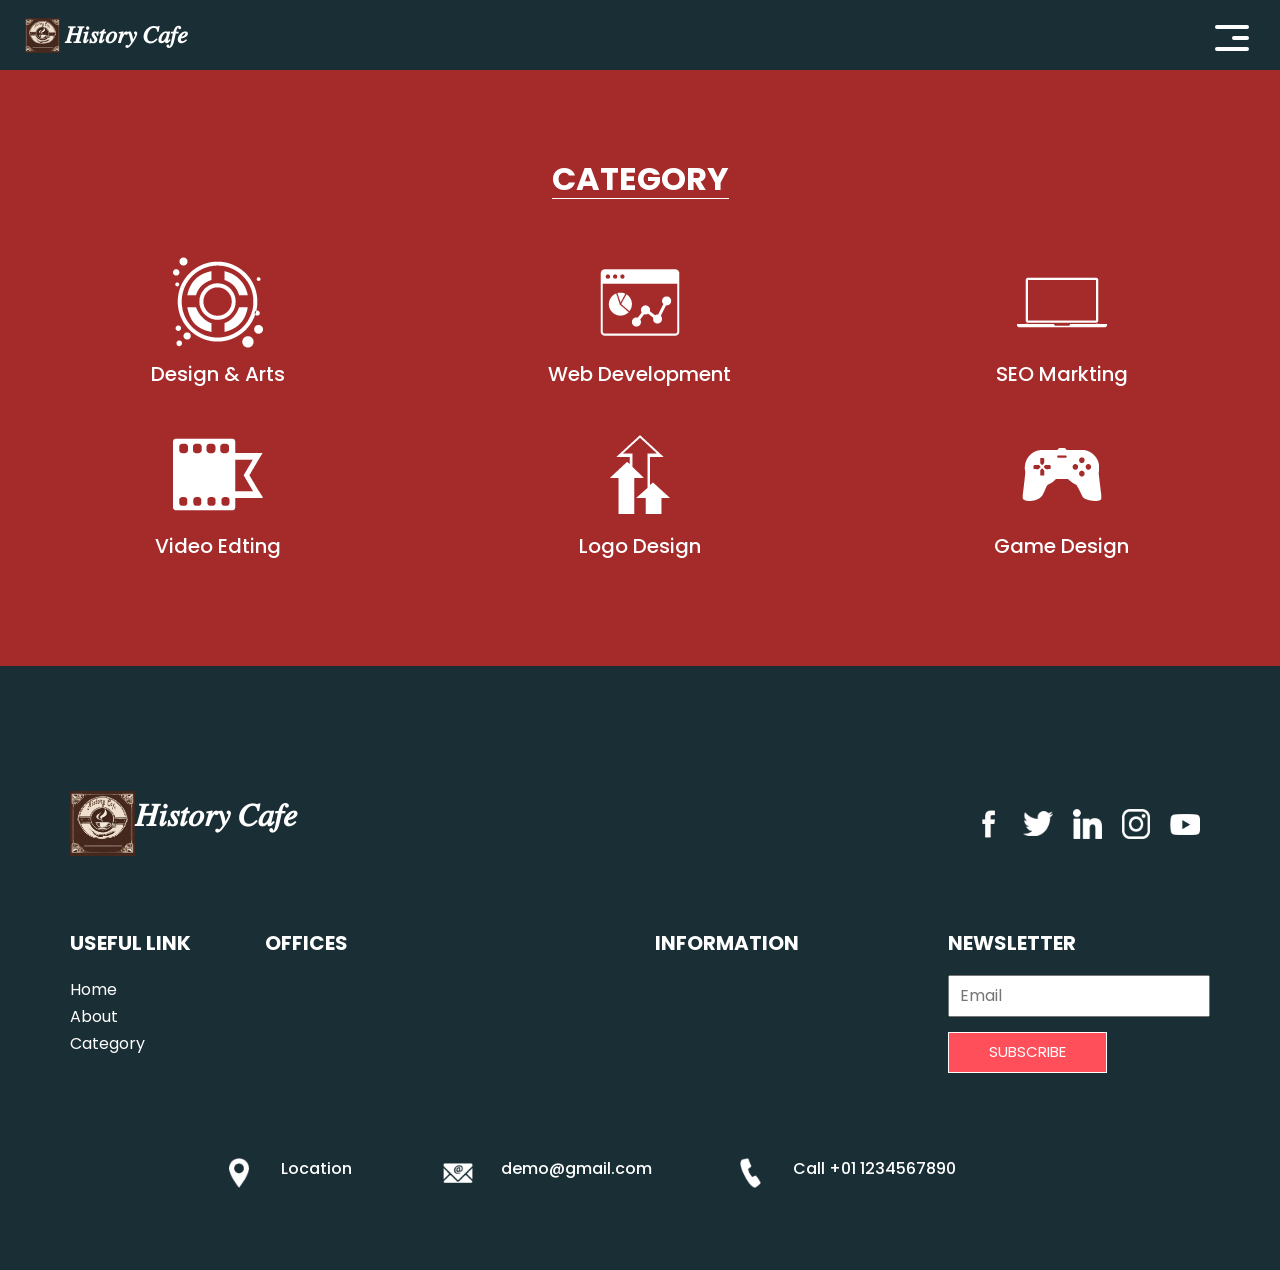
<file: History_Cafe/category.html>
<!DOCTYPE html>
<html>

<head>

  <meta charset="utf-8" />
  <meta http-equiv="X-UA-Compatible" content="IE=edge" />
  <meta name="viewport" content="width=device-width, initial-scale=1, shrink-to-fit=no" />
  <meta name="keywords" content="" />
  <meta name="description" content="" />
  <meta name="author" content="" />

  <title>𝐻𝑖𝑠𝑡𝑜𝑟𝑦 𝐶𝑎𝑓𝑒</title>

  <link rel="stylesheet" type="text/css" href="css/bootstrap.css" />
  <link href="https://fonts.googleapis.com/css?family=Poppins:400,700&display=swap" rel="stylesheet">
  <link href="css/style.css" rel="stylesheet" />
  <link href="css/responsive.css" rel="stylesheet" />
  <link href="css/card.css" rel="stylesheet" />


</head>

<body class="sub_page">
  <div class="hero_area">
    <!-- header section strats -->
    <header class="header_section">
      <div class="container-fluid">
        <nav class="navbar navbar-expand-lg custom_nav-container">
          <a class="navbar-brand" href="index.html">
            <img src="images/logo-c.jpg" alt="" />
            <span>
              𝐻𝑖𝑠𝑡𝑜𝑟𝑦 𝐶𝑎𝑓𝑒
            </span>
          </a>
          <button class="navbar-toggler" type="button" data-toggle="collapse" data-target="#navbarSupportedContent" aria-controls="navbarSupportedContent" aria-expanded="false" aria-label="Toggle navigation">
            <span class="navbar-toggler-icon"></span>
          </button>

          <div class="collapse navbar-collapse" id="navbarSupportedContent">
            <ul class="navbar-nav  ">
              <li class="nav-item ">
                <a class="nav-link" href="index.html">Home <span class="sr-only">(current)</span></a>
              </li>
              <li class="nav-item">
                <a class="nav-link" href="about.html"> About</a>
              </li>
              <li class="nav-item active">
                <a class="nav-link" href="category.html"> Category </a>
              </li>
              <li class="nav-item">
                <a class="nav-link" href="category.html">Influential personalities</a>
              </li>
            </ul>
            <div class="user_option">
              <a href="">
                <span>
                  Login
                </span>
              </a>
              <form class="form-inline my-2 my-lg-0 ml-0 ml-lg-4 mb-3 mb-lg-0">
                <button class="btn  my-2 my-sm-0 nav_search-btn" type="submit"></button>
              </form>
            </div>
          </div>
          <div>
            <div class="custom_menu-btn ">
              <button>
                <span class=" s-1">

                </span>
                <span class="s-2">

                </span>
                <span class="s-3">

                </span>
              </button>
            </div>
          </div>

        </nav>
      </div>
    </header>
    <!-- end header section -->
  </div>

  <!-- category section -->

  <section class="category_section layout_padding">
    <div class="container">
      <div class="heading_container">
        <h2>
          Category
        </h2>
      </div>
      <div class="category_container">
        <div class="box">
          <div class="img-box">
            <img src="images/c1.png" alt="">
          </div>
          <div class="detail-box">
            <h5>
              Design & Arts
            </h5>
          </div>
        </div>
        <div class="box">
          <div class="img-box">
            <img src="images/c2.png" alt="">
          </div>
          <div class="detail-box">
            <h5>
              Web Development
            </h5>
          </div>
        </div>
        <div class="box">
          <div class="img-box">
            <img src="images/c3.png" alt="">
          </div>
          <div class="detail-box">
            <h5>
              SEO Markting
            </h5>
          </div>
        </div>
        <div class="box">
          <div class="img-box">
            <img src="images/c4.png" alt="">
          </div>
          <div class="detail-box">
            <h5>
              Video Edting
            </h5>
          </div>
        </div>
        <div class="box">
          <div class="img-box">
            <img src="images/c5.png" alt="">
          </div>
          <div class="detail-box">
            <h5>
              Logo Design
            </h5>
          </div>
        </div>
        <div class="box">
          <div class="img-box">
            <img src="images/c6.png" alt="">
          </div>
          <div class="detail-box">
            <h5>
              Game Design
            </h5>
          </div>
        </div>
      </div>
    </div>
  </section>
  <!-- end category section -->

  <!-- info section -->

  <section class="info_section ">
    <div class="info_container layout_padding-top">
      <div class="container">
        <div class="info_top">
          <div class="info_logo">
            <img src="images/logo-c.jpg" alt="" />
            <span>
              𝐻𝑖𝑠𝑡𝑜𝑟𝑦 𝐶𝑎𝑓𝑒
            </span>
          </div>
          <div class="social_box">
            <a href="#">
              <img src="images/fb.png" alt="">
            </a>
            <a href="#">
              <img src="images/twitter.png" alt="">
            </a>
            <a href="#">
              <img src="images/linkedin.png" alt="">
            </a>
            <a href="#">
              <img src="images/instagram.png" alt="">
            </a>
            <a href="#">
              <img src="images/youtube.png" alt="">
            </a>
          </div>
        </div>

        <div class="info_main">
          <div class="row">
            <div class="col-md-3 col-lg-2">
              <div class="info_link-box">
                <h5>
                  Useful Link
                </h5>
                <ul>
                  <li class=" active">
                    <a class="" href="index.html">Home <span class="sr-only">(current)</span></a>
                  </li>
                  <li class="">
                    <a class="" href="about.html">About </a>
                  </li>
                  <li class="">
                    <a class="" href="category.html">Category </a>
                  </li>
                  <li class="">
                    <a class="" href="work.html"></a>
                  </li>
                </ul>
              </div>
            </div>
            <div class="col-md-3 ">
              <h5>
                Offices
              </h5>
              <!-- <p>
                
              </p> -->
            </div>

            <div class="col-md-3 col-lg-2 offset-lg-1">
              <h5>
                Information
              </h5>
              <!-- <p>
                
              </p> -->
            </div>

            <div class="col-md-3  offset-lg-1">
              <div class="info_form ">
                <h5>
                  Newsletter
                </h5>
                <form action="">
                  <input type="email" placeholder="Email">
                  <button>
                    Subscribe
                  </button>
                </form>
              </div>
            </div>
          </div>
        </div>
        <div class="row">
          <div class="col-lg-9 col-md-10 mx-auto">
            <div class="info_contact layout_padding2">
              <div class="row">
                <div class="col-md-3">
                  <a href="#" class="link-box">
                    <div class="img-box">
                      <img src="images/location.png" alt="">
                    </div>
                    <div class="detail-box">
                      <h6>
                        Location
                      </h6>
                    </div>
                  </a>
                </div>
                <div class="col-md-4">
                  <a href="#" class="link-box">
                    <div class="img-box">
                      <img src="images/mail.png" alt="">
                    </div>
                    <div class="detail-box">
                      <h6>
                        demo@gmail.com
                      </h6>
                    </div>
                  </a>
                </div>
                <div class="col-md-5">
                  <a href="#" class="link-box">
                    <div class="img-box">
                      <img src="images/call.png" alt="">
                    </div>
                    <div class="detail-box">
                      <h6>
                        Call +01 1234567890
                      </h6>
                    </div>
                  </a>
                </div>
              </div>
            </div>
          </div>
        </div>

      </div>
    </div>
  </section>

  <!-- end  section -->


  <script src="js/jquery-3.4.1.min.js"></script>
  <script src="js/bootstrap.js"></script>
  <script src="js/custom.js"></script>

</body>

</html>
</file>
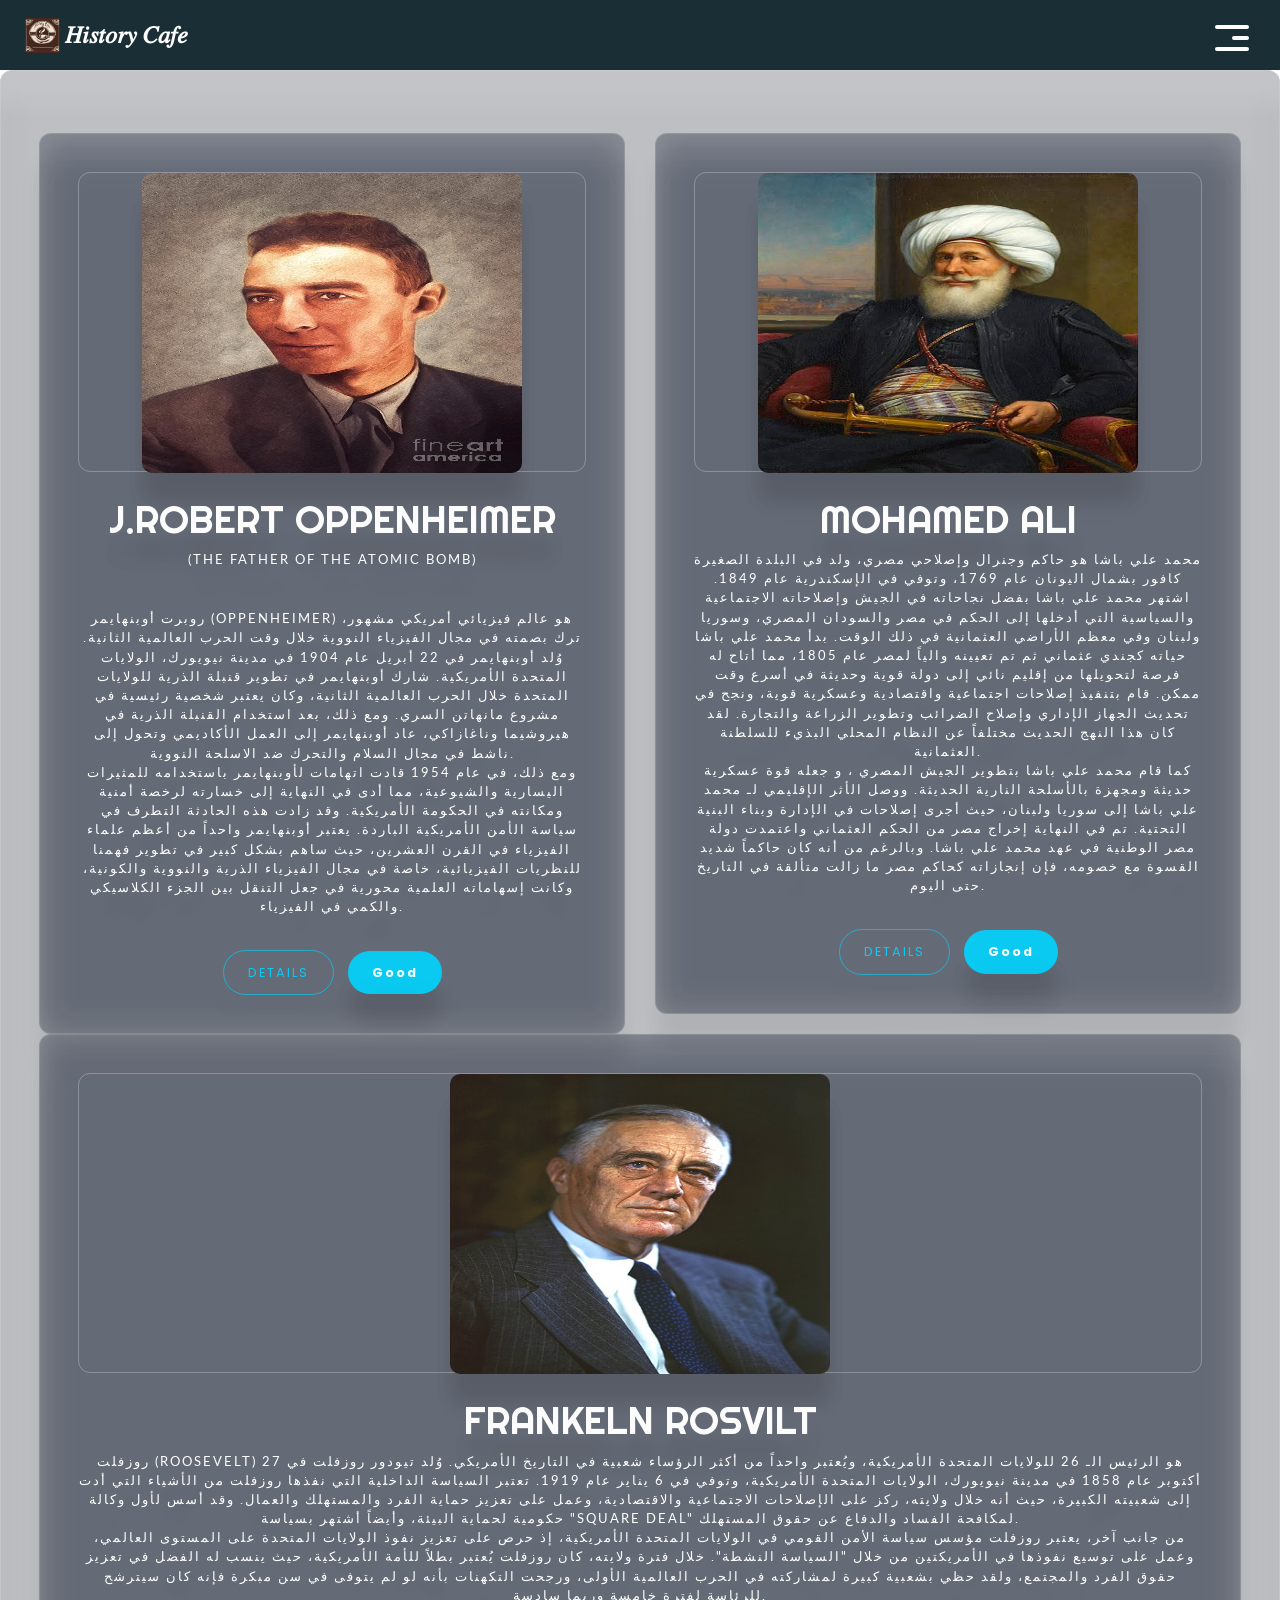
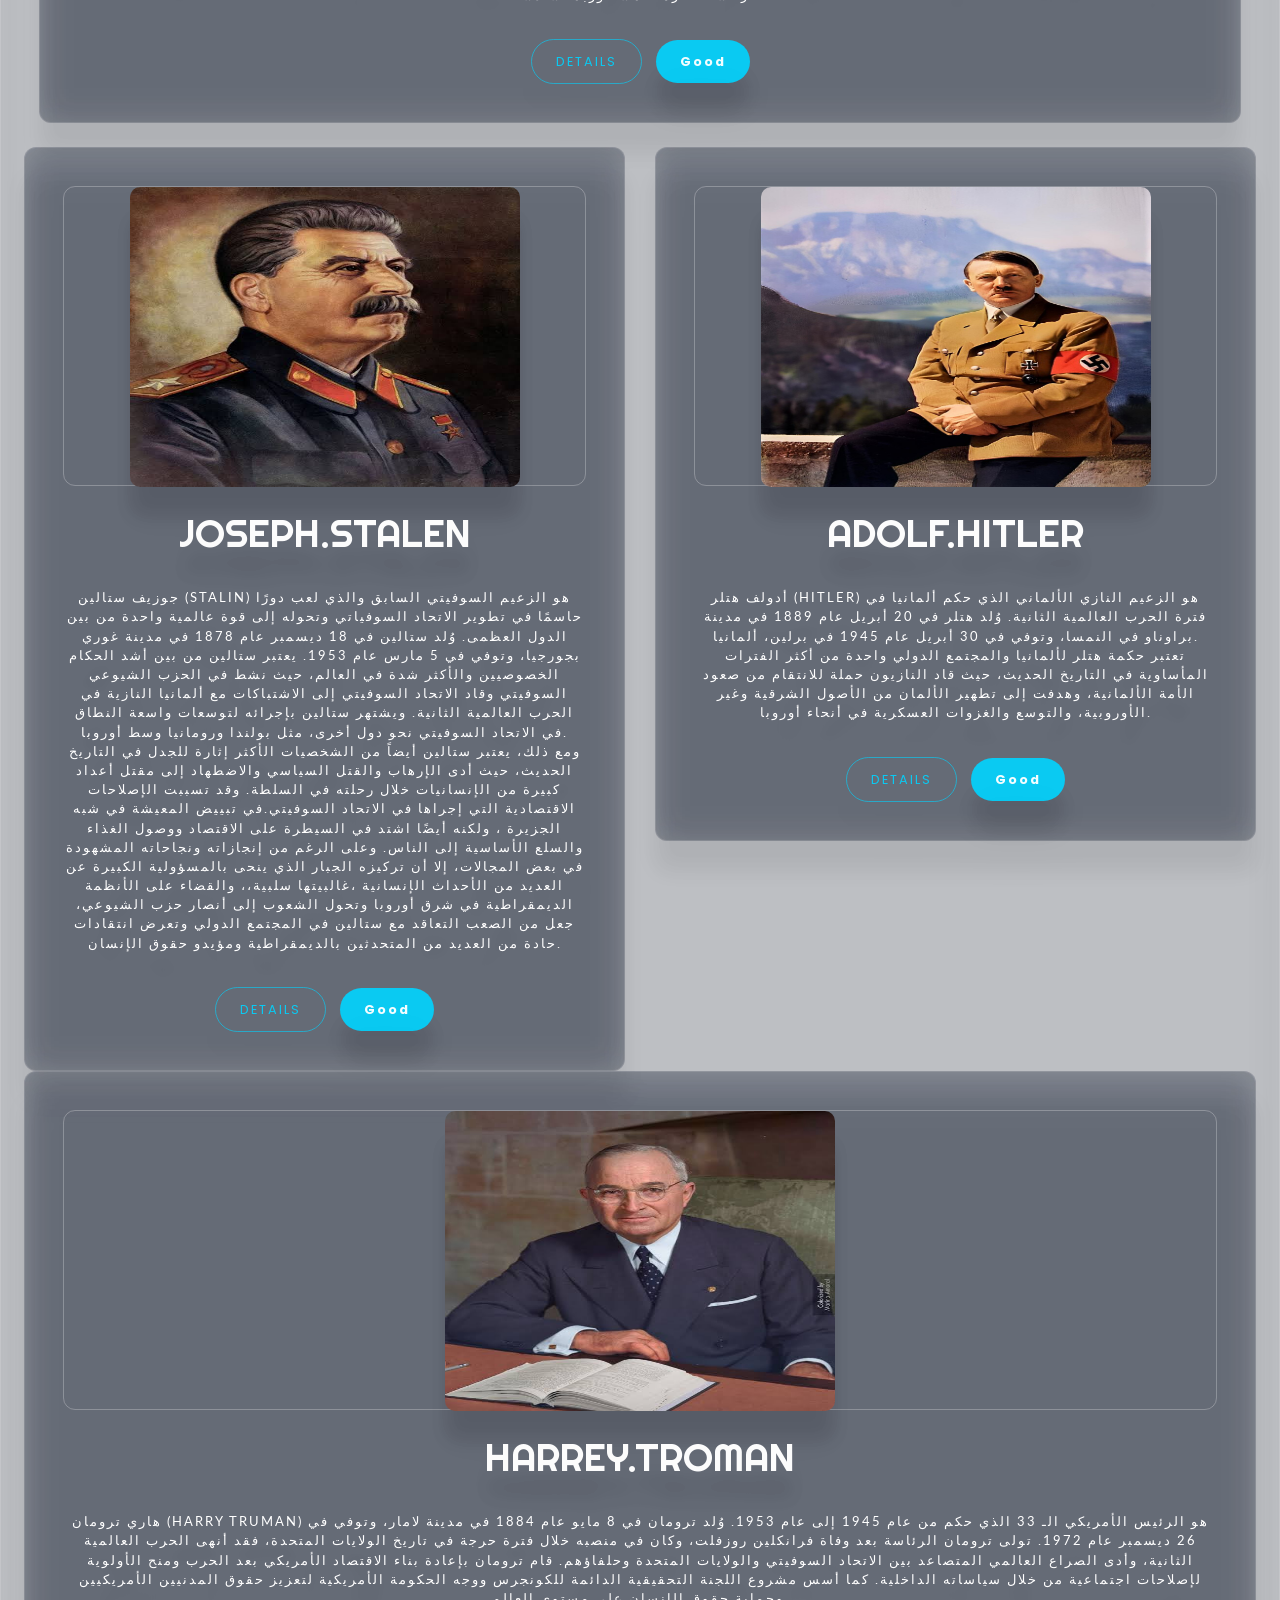
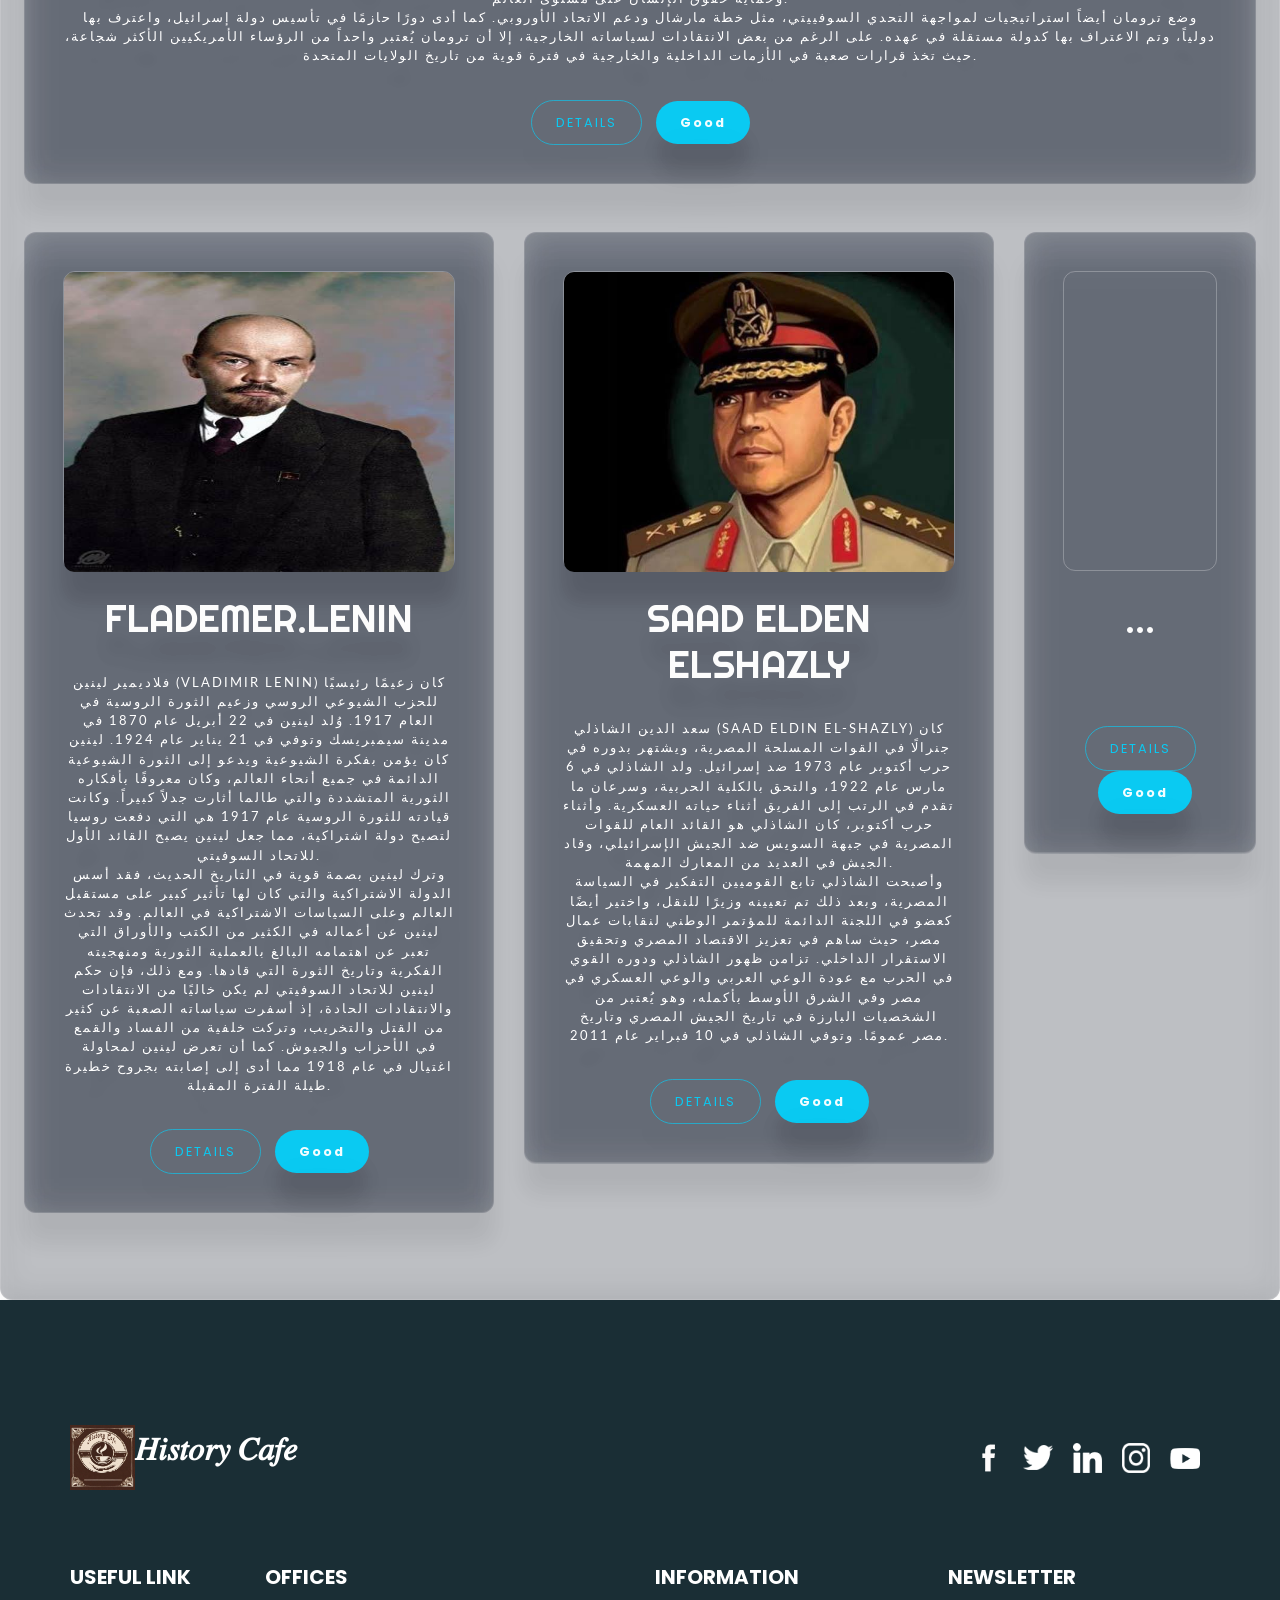
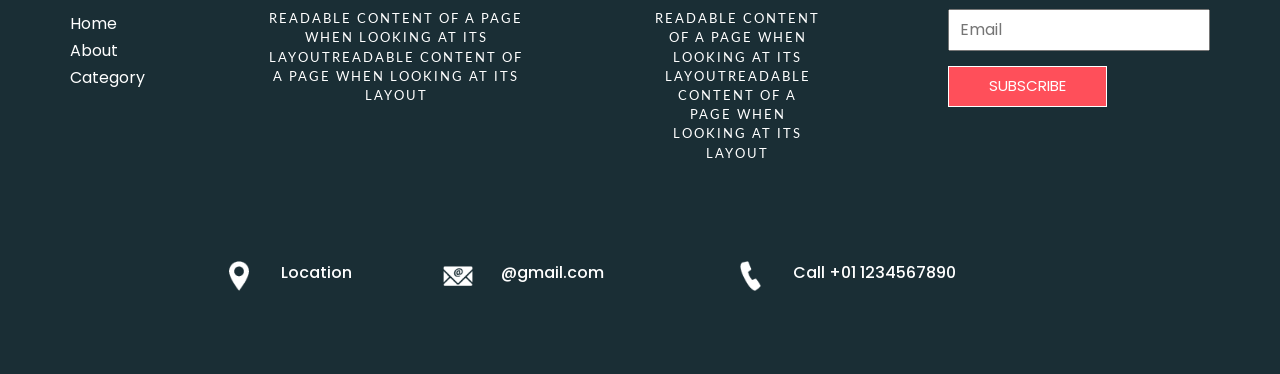
<file: History_Cafe/char.html>
<!DOCTYPE html>
<html>

<head>

  <meta charset="utf-8" />
  <meta http-equiv="X-UA-Compatible" content="IE=edge" />
  <meta name="viewport" content="width=device-width, initial-scale=1, shrink-to-fit=no" />
  <meta name="keywords" content="" />
  <meta name="description" content="" />
  <meta name="author" content="" />

  <title>𝐻𝑖𝑠𝑡𝑜𝑟𝑦 𝐶𝑎𝑓𝑒</title>

  <link rel="stylesheet" type="text/css" href="css/bootstrap.css" />
  <link href="https://fonts.googleapis.com/css?family=Poppins:400,700&display=swap" rel="stylesheet">
  <link href="css/style.css" rel="stylesheet" />
  <link href="css/responsive.css" rel="stylesheet" />
  <link href="css/card.css" rel="stylesheet" />
  <link href="css/card-H.css" rel="stylesheet" />

</head>

<body class="sub_page">
  <div class="hero_area">
    <!-- header section strats -->
    <header class="header_section">
      <div class="container-fluid">
        <nav class="navbar navbar-expand-lg custom_nav-container">
          <a class="navbar-brand" href="index.html">
            <img src="images/logo-c.jpg" alt="" />
            <span>
              𝐻𝑖𝑠𝑡𝑜𝑟𝑦 𝐶𝑎𝑓𝑒
            </span>
          </a>
          <button class="navbar-toggler" type="button" data-toggle="collapse" data-target="#navbarSupportedContent" aria-controls="navbarSupportedContent" aria-expanded="false" aria-label="Toggle navigation">
            <span class="navbar-toggler-icon"></span>
          </button>

          <div class="collapse navbar-collapse" id="navbarSupportedContent">
            <ul class="navbar-nav  ">
              <li class="nav-item ">
                <a class="nav-link" href="index.html">Home <span class="sr-only">(current)</span></a>
              </li>
              <li class="nav-item">
                <a class="nav-link" href="about.html"> About</a>
              </li>
              <li class="nav-item">
                <a class="nav-link" href="category.html"> Category </a>
              </li>
              <li class="nav-item">
                <a class="nav-link" href="char.html">Influential personalities</a>
              </li>
            </ul>
            <div class="user_option">
              <a href="login.html">
                <span>
                  Login
                </span>
              </a>
              <form class="form-inline my-2 my-lg-0 ml-0 ml-lg-4 mb-3 mb-lg-0">
                <button class="btn  my-2 my-sm-0 nav_search-btn" type="submit"></button>
              </form>
            </div>
          </div>
          <div>
            <div class="custom_menu-btn ">
              <button>
                <span class=" s-1">

                </span>
                <span class="s-2">

                </span>
                <span class="s-3">

                </span>
              </button>
            </div>
          </div>

        </nav>
      </div>
    </header>

    <!-- end header section -->
  </div>


   <section class="Influential personalities">


    <div class="card-H">
      <div class="row row-cols-4 row-cols-md-4 g-3 g-3 g-3 g-3 py-4">
         <div class="col">

              <div class="card-H">
                 <div class="wrapper">
                    <div class="banner-image">
                      <img src="images/oppe2.jpg" alt="" style="width: 380px; height: 300px; border-radius: 10px;"> 
                    </div>
                    <br>
                       <h1> J.Robert oppenheimer</h1>
                       <p>(The father of the atomic bomb)</p>
                    <br>
                          <p>روبرت أوبنهايمر (Oppenheimer) هو عالم فيزيائي أمريكي مشهور، ترك بصمته في مجال الفيزياء النووية خلال وقت الحرب العالمية الثانية. وُلد أوبنهايمر في 22 أبريل عام 1904 في مدينة نيويورك، الولايات المتحدة الأمريكية.

                            شارك أوبنهايمر في تطوير قنبلة الذرية للولايات المتحدة خلال الحرب العالمية الثانية، وكان يعتبر شخصية رئيسية في مشروع مانهاتن السري. ومع ذلك، بعد استخدام القنبلة الذرية في هيروشيما وناغازاكي، عاد أوبنهايمر إلى العمل الأكاديمي وتحول إلى ناشط في مجال السلام والتحرك ضد الاسلحة النووية.
                            <br>
                            ومع ذلك، في عام 1954 قادت اتهامات لأوبنهايمر باستخدامه للمثيرات اليسارية والشيوعية، مما أدى في النهاية إلى خسارته لرخصة أمنية ومكانته في الحكومة الأمريكية. وقد زادت هذه الحادثة التطرف في سياسة الأمن الأمريكية الباردة.
                            
                            يعتبر أوبنهايمر واحداً من أعظم علماء الفيزياء في القرن العشرين، حيث ساهم بشكل كبير في تطوير فهمنا للنظريات الفيزيائية، خاصة في مجال الفيزياء الذرية والنووية والكونية، وكانت إسهاماته العلمية محورية في جعل التنقل بين الجزء الكلاسيكي والكمي في الفيزياء.
                             </p>
                 </div>
                 <div class="button-wrapper"> 
                           <button class="btn outline">DETAILS</button>
                           <button class="btn fill">Good</button>
                 </div>
              </div>
         </div>
         
         <div class="col">
              <div class="card-H">
                 <div class="wrapper">
                    <div class="banner-image"> 
                       <img src="images/ma.jpg" alt="" style="width: 380px; height: 300px; border-radius: 10px;"> 
                    </div>
                    <br>
                       <h1>Mohamed Ali</h1>
                          <p> 
                            محمد علي باشا هو حاكم وجنرال وإصلاحي مصري، ولد في البلدة الصغيرة كافور بشمال اليونان عام 1769، وتوفي في الإسكندرية عام 1849. اشتهر محمد علي باشا بفضل نجاحاته في الجيش وإصلاحاته الاجتماعية والسياسية التي أدخلها إلى الحكم في مصر والسودان المصري، وسوريا ولبنان وفي معظم الأراضي العثمانية في ذلك الوقت.
بدأ محمد علي باشا حياته كجندي عثماني ثم تم تعيينه والياً لمصر عام 1805، مما أتاح له فرصة لتحويلها من إقليم نائي إلى دولة قوية وحديثة في أسرع وقت ممكن. قام بتنفيذ إصلاحات اجتماعية واقتصادية وعسكرية قوية، ونجح في تحديث الجهاز الإداري وإصلاح الضرائب وتطوير الزراعة والتجارة. لقد كان هذا النهج الحديث مختلفاً عن النظام المحلي البذيء للسلطنة العثمانية.
                           <br/>
                            كما قام محمد علي باشا بتطوير الجيش المصري ، و جعله قوة عسكرية حديثة ومجهزة بالأسلحة النارية الحديثة. ووصل الأثر الإقليمي لـ محمد علي باشا إلى سوريا ولبنان، حيث أجرى إصلاحات في الإدارة وبناء البنية التحتية.
                            تم في النهاية إخراج مصر من الحكم العثماني واعتمدت دولة مصر الوطنية في عهد محمد علي باشا. وبالرغم من أنه كان حاكماً شديد القسوة مع خصومه، فإن إنجازاته كحاكم مصر ما زالت متألقة في التاريخ حتى اليوم.

                             </p>
                 </div>
                 <div class="button-wrapper"> 
                           <button class="btn outline">DETAILS</button>
                           <button class="btn fill">Good</button>
                 </div>
              </div>
         </div>

              <div class="col">
                  <div class="card-H">
                     <div class="wrapper">
                          <div class="banner-image">
                            <img src="images/ros.jpg" alt="" style="width: 380px; height: 300px; border-radius: 10px;"> 
                          </div>
                          <br>
                              <h1>Frankeln Rosvilt</h1>
                              <p> 
                                روزفلت (Roosevelt) هو الرئيس الـ 26 للولايات المتحدة الأمريكية، ويُعتبر واحداً من أكثر الرؤساء شعبية في التاريخ الأمريكي. وُلد تيودور روزفلت في 27 أكتوبر عام 1858 في مدينة نيويورك، الولايات المتحدة الأمريكية، وتوفي في 6 يناير عام 1919.
تعتبر السياسة الداخلية التي نفذها روزفلت من الأشياء التي أدت إلى شعبيته الكبيرة، حيث أنه خلال ولايته، ركز على الإصلاحات الاجتماعية والاقتصادية، وعمل على تعزيز حماية الفرد والمستهلك والعمال. وقد أسس لأول وكالة حكومية لحماية البيئة، وأيضاً أشتهر بسياسة "Square Deal" لمكافحة الفساد والدفاع عن حقوق المستهلك.
                                <br/>
                                من جانب آخر، يعتبر روزفلت مؤسس سياسة اﻷمن القومي في الولايات المتحدة الأمريكية، إذ حرص على تعزيز نفوذ الولايات المتحدة على المستوى العالمي، وعمل على توسيع نفوذها في الأمريكتين من خلال "السياسة النشطة".
                                خلال فترة ولايته، كان روزفلت يُعتبر بطلاً للأمة الأمريكية، حيث ينسب له الفضل في تعزيز حقوق الفرد والمجتمع، ولقد حظي بشعبية كبيرة لمشاركته في الحرب العالمية الأولى، ورجحت التكهنات بأنه لو لم يتوفى في سن مبكرة فإنه كان سيترشح للرئاسة لفترة خامسة وربما سادسة.
                              </p>
                     </div>
                     <div class="button-wrapper"> 
                           <button class="btn outline">DETAILS</button>
                           <button class="btn fill">Good</button>
                     </div>
                  </div>
              </div>  
        <br>
      <div class="row row-cols-4 row-cols-md-4 g-3 g-3 g-3 g-3 py-4">
         <div class="col">

              <div class="card-H">
                 <div class="wrapper">
                    <div class="banner-image">
                      <img src="images/st.jpg" alt="" style="width: 390px; height: 300px; border-radius: 10px;"> 
                    </div>
                    <br>
                       <h1>Joseph.Stalen</h1>
                    <br>
                          <p>
                            جوزيف ستالين (Stalin) هو الزعيم السوفيتي السابق والذي لعب دورًا حاسمًا في تطوير الاتحاد السوفياتي وتحوله إلى قوة عالمية واحدة من بين الدول العظمى. وُلد ستالين في 18 ديسمبر عام 1878 في مدينة غوري بجورجيا، وتوفي في 5 مارس عام 1953.
                            يعتبر ستالين من بين أشد الحكام الخصوصيين والأكثر شدة في العالم، حيث نشط في الحزب الشيوعي السوفيتي وقاد الاتحاد السوفيتي إلى الاشتباكات مع ألمانيا النازية في الحرب العالمية الثانية. ويشتهر ستالين بإجرائه لتوسعات واسعة النطاق في الاتحاد السوفيتي نحو دول أخرى، مثل بولندا ورومانيا وسط أوروبا.
                            <br/>     
                            ومع ذلك، يعتبر ستالين أيضاً من الشخصيات الأكثر إثارة للجدل في التاريخ الحديث، حيث أدى الإرهاب والقتل السياسي والاضطهاد إلى مقتل أعداد كبيرة من الإنسانيات خلال رحلته في السلطة. وقد تسببت الإصلاحات الاقتصادية التي إجراها في الاتحاد السوفيتي.في تبييض المعيشة في شبه الجزيرة ، ولكنه أيضًا اشتد في السيطرة على الاقتصاد ووصول الغذاء والسلع الأساسية إلى الناس.
                            وعلى الرغم من إنجازاته ونجاحاته المشهودة في بعض المجالات، إلا أن تركيزه الجبار الذي ينحى بالمسؤولية الكبيرة عن العديد من الأحداث الإنسانية ،غالبيتها سلبية،، والقضاء على الأنظمة الديمقراطية في شرق أوروبا وتحول الشعوب إلى أنصار حزب الشيوعي، جعل من الصعب التعاقد مع ستالين في المجتمع الدولي وتعرض انتقادات حادة من العديد من المتحدثين بالديمقراطية ومؤيدو حقوق الإنسان.

                          </p>
                 </div>
                 <div class="button-wrapper"> 
                           <button class="btn outline">DETAILS</button>
                           <button class="btn fill">Good</button>
                 </div>
              </div>
         </div>
         
         <div class="col">
              <div class="card-H">
                 <div class="wrapper">
                    <div class="banner-image">
                      <img src="images/Adolf_Hitler.jpg" alt="" style="width: 390px; height: 300px; border-radius: 10px;"> 
                     </div>
                     <br>
                       <h1>Adolf.Hitler</h1>
                     <br>
                          <p>
                            أدولف هتلر (Hitler) هو الزعيم النازي الألماني الذي حكم ألمانيا في فترة الحرب العالمية الثانية. وُلد هتلر في 20 أبريل عام 1889 في مدينة براوناو في النمسا، وتوفي في 30 أبريل عام 1945 في برلين، ألمانيا.
       <br/>
                           تعتبر حكمة هتلر لألمانيا والمجتمع الدولي واحدة من أكثر الفترات المأساوية في التاريخ الحديث، حيث قاد النازيون حملة للانتقام من صعود الأمة الألمانية، وهدفت إلى تطهير الألمان من الأصول الشرقية وغير الأوروبية، والتوسع والغزوات العسكرية في أنحاء أوروبا.               
                          </p>
                 </div>
                 <div class="button-wrapper"> 
                           <button class="btn outline">DETAILS</button>
                           <button class="btn fill">Good</button>
                 </div>
              </div>
         </div>

              <div class="col">
                  <div class="card-H">
                     <div class="wrapper">
                          <div class="banner-image">
                            <img src="images/TRO.jpg" alt="" style="width: 390px; height: 300px; border-radius: 10px;"> 
                          </div>
                          <br>
                              <h1>Harrey.Troman</h1>
                          <br>    
                              <p>
                                هاري ترومان (Harry Truman) هو الرئيس الأمريكي الـ 33 الذي حكم من عام 1945 إلى عام 1953. وُلد ترومان في 8 مايو عام 1884 في مدينة لامار، وتوفي في 26 ديسمبر عام 1972.
تولى ترومان الرئاسة بعد وفاة فرانكلين روزفلت، وكان في منصبه خلال فترة حرجة في تاريخ الولايات المتحدة، فقد أنهى الحرب العالمية الثانية، وأدى الصراع العالمي المتصاعد بين الاتحاد السوفيتي والولايات المتحدة وحلفاؤهم.
قام ترومان بإعادة بناء الاقتصاد الأمريكي بعد الحرب ومنح الأولوية لإصلاحات اجتماعية من خلال سياساته الداخلية. كما أسس مشروع اللجنة التحقيقية الدائمة للكونجرس ووجه الحكومة الأمريكية لتعزيز حقوق المدنيين الأمريكيين وحماية حقوق الإنسان على مستوى العالم.
                                <br/>
                                وضع ترومان أيضاً استراتيجيات لمواجهة التحدي السوفييتي، مثل خطة مارشال ودعم الاتحاد الأوروبي. كما أدى دورًا حازمًا في تأسيس دولة إسرائيل، واعترف بها دولياً، وتم الاعتراف بها كدولة مستقلة في عهده.
                                على الرغم من بعض الانتقادات لسياساته الخارجية، إلا أن ترومان يُعتبر واحداً من الرؤساء الأمريكيين الأكثر شجاعة، حيث تخذ قرارات صعبة في الأزمات الداخلية والخارجية في فترة قوية من تاريخ الولايات المتحدة. 

                              </p>
                     </div>
                     <div class="button-wrapper"> 
                           <button class="btn outline">DETAILS</button>
                           <button class="btn fill">Good</button>
                     </div>
                  </div>
              </div>  
            
            <br>

         </div>
      <div class="row row-cols-4 row-cols-md-4 g-3 g-3 g-3 g-3 py-4">
         <div class="col">

              <div class="card-H">
                 <div class="wrapper">
                    <div class="banner-image">
                      <img src="images/li.jpg" alt="" style="width: 390px; height: 300px; border-radius: 10px;"> 
                    </div>
                    <br>
                       <h1>Flademer.Lenin</h1>
                    <br>   
                          <p>
                            فلاديمير لينين (Vladimir Lenin) كان زعيمًا رئيسيًا للحزب الشيوعي الروسي وزعيم الثورة الروسية في العام 1917. وُلد لينين في 22 أبريل عام 1870 في مدينة سيمبريسك وتوفي في 21 يناير عام 1924.
                            لينين كان يؤمن بفكرة الشيوعية ويدعو إلى الثورة الشيوعية الدائمة في جميع أنحاء العالم، وكان معروفًا بأفكاره الثورية المتشددة والتي طالما أثارت جدلاً كبيراً. وكانت قيادته للثورة الروسية عام 1917 هي التي دفعت روسيا لتصبح دولة اشتراكية، مما جعل لينين يصبح القائد الأول للاتحاد السوفيتي.
                  <br/>
                  وترك لينين بصمة قوية في التاريخ الحديث، فقد أسس الدولة الاشتراكية والتي كان لها تأثير كبير على مستقبل العالم وعلى السياسات الاشتراكية في العالم. وقد تحدث لينين عن أعماله في الكثير من الكتب والأوراق التي تعبر عن اهتمامه البالغ بالعملية الثورية ومنهجيته الفكرية وتاريخ الثورة التي قادها.
                  ومع ذلك، فإن حكم لينين للاتحاد السوفيتي لم يكن خاليًا من الانتقادات والانتقادات الحادة، إذ أسفرت سياساته الصعبة عن كثير من القتل والتخريب، وتركت خلفية من الفساد والقمع في الأحزاب والجيوش. كما أن تعرض لينين لمحاولة اغتيال في عام 1918 مما أدى إلى إصابته بجروح خطيرة طيلة الفترة المقبلة.
                          </p>
                 </div>
                 <div class="button-wrapper"> 
                           <button class="btn outline">DETAILS</button>
                           <button class="btn fill">Good</button>
                 </div>
              </div>
         </div>
         
         <div class="col">
              <div class="card-H">
                 <div class="wrapper">
                    <div class="banner-image">
                      <img src="images/sh.jpg" alt="" style="width: 390px; height: 300px; border-radius: 10px;"> 
                    </div>
                    <br>
                       <h1>Saad Elden elshazly</h1>
                    <br>
                          <p>
                            سعد الدين الشاذلي (Saad Eldin El-Shazly) كان جنرالًا في القوات المسلحة المصرية، ويشتهر بدوره في حرب أكتوبر عام 1973 ضد إسرائيل.
ولد الشاذلي في 6 مارس عام 1922، والتحق بالكلية الحربية، وسرعان ما تقدم في الرتب إلى الفريق أثناء حياته العسكرية. وأثناء حرب أكتوبر، كان الشاذلي هو القائد العام للقوات المصرية في جبهة السويس ضد الجيش الإسرائيلي، وقاد الجيش في العديد من المعارك المهمة.   
                            <br/>
                            وأصبحت الشاذلي تابع القوميين التفكير في السياسة المصرية، وبعد ذلك تم تعيينه وزيرًا للنقل، واختير أيضًا كعضو في اللجنة الدائمة للمؤتمر الوطني لنقابات عمال مصر، حيث ساهم في تعزيز الاقتصاد المصري وتحقيق الاستقرار الداخلي.
                            تزامن ظهور الشاذلي ودوره القوي في الحرب مع عودة الوعي العربي والوعي العسكري في مصر وفي الشرق الأوسط بأكمله، وهو يُعتبر من الشخصيات البارزة في تاريخ الجيش المصري وتاريخ مصر عمومًا. وتوفي الشاذلي في 10 فبراير عام 2011.     
                            
                          </p>
                 </div>
                 <div class="button-wrapper"> 
                           <button class="btn outline">DETAILS</button>
                           <button class="btn fill">Good</button>
                 </div>
              </div>
         </div>
<!-- 
              <div class="col">
                  <div class="card-H">
                     <div class="wrapper">
                          <div class="banner-image"> </div>
                              <h1> Toyota Supra</h1>
                              <p>Lorem ipsum dolor sit amet, <br/>
                                   consectetur adipiscing elit.</p>
                     </div>
                     <div class="button-wrapper"> 
                           <button class="btn outline">DETAILS</button>
                           <button class="btn fill">BUY NOW</button>
                     </div>
                  </div>
              </div>   -->
            
              <div class="col">
                <div class="card-H">
                  <div class="wrapper">
                    <div class="banner-image">
                      
                    </div>
                    <br>
                       <h1>...</h1>
                     <br>  
                          <p>

                            <br>

                          </p>
                 </div>
                 <div class="button-wrapper"> 
                           <button class="btn outline">DETAILS</button>
                           <button class="btn fill">Good</button>
                 </div>
              </div>
            </div>
         </div>

</div>



   </section>


<!-- end section -->

  <section class="info_section ">
    <div class="info_container layout_padding-top">
      <div class="container">
        <div class="info_top">
          <div class="info_logo">
            <img src="images/logo-c.jpg" alt="" />
            <span>
              𝐻𝑖𝑠𝑡𝑜𝑟𝑦 𝐶𝑎𝑓𝑒
            </span>
          </div>
          <div class="social_box">
            <a href="#">
              <img src="images/fb.png" alt="">
            </a>
            <a href="#">
              <img src="images/twitter.png" alt="">
            </a>
            <a href="#">
              <img src="images/linkedin.png" alt="">
            </a>
            <a href="#">
              <img src="images/instagram.png" alt="">
            </a>
            <a href="#">
              <img src="images/youtube.png" alt="">
            </a>
          </div>
        </div>

        <div class="info_main">
          <div class="row">
            <div class="col-md-3 col-lg-2">
              <div class="info_link-box">
                <h5>
                  Useful Link
                </h5>
                <ul>
                  <li class=" active">
                    <a class="" href="index.html">Home <span class="sr-only">(current)</span></a>
                  </li>
                  <li class="">
                    <a class="" href="about.html">About </a>
                  </li>
                  <li class="">
                    <a class="" href="category.html">Category </a>
                  </li>
                </ul>
              </div>
            </div>
            <div class="col-md-3 ">
              <h5>
                Offices
              </h5>
              <p>
                Readable content of a page when looking at its layoutreadable content of a page when looking at its layout
              </p>
            </div>

            <div class="col-md-3 col-lg-2 offset-lg-1">
              <h5>
                Information
              </h5>
              <p>
                Readable content of a page when looking at its layoutreadable content of a page when looking at its layout
              </p>
            </div>

            <div class="col-md-3  offset-lg-1">
              <div class="info_form ">
                <h5>
                  Newsletter
                </h5>
                <form action="">
                  <input type="email" placeholder="Email">
                  <button>
                    Subscribe
                  </button>
                </form>
              </div>
            </div>
          </div>
        </div>
        <div class="row">
          <div class="col-lg-9 col-md-10 mx-auto">
            <div class="info_contact layout_padding2">
              <div class="row">
                <div class="col-md-3">
                  <a href="#" class="link-box">
                    <div class="img-box">
                      <img src="images/location.png" alt="">
                    </div>
                    <div class="detail-box">
                      <h6>
                        Location
                      </h6>
                    </div>
                  </a>
                </div>
                <div class="col-md-4">
                  <a href="#" class="link-box">
                    <div class="img-box">
                      <img src="images/mail.png" alt="">
                    </div>
                    <div class="detail-box">
                      <h6>
                        @gmail.com
                      </h6>
                    </div>
                  </a>
                </div>
                <div class="col-md-5">
                  <a href="#" class="link-box">
                    <div class="img-box">
                      <img src="images/call.png" alt="">
                    </div>
                    <div class="detail-box">
                      <h6>
                        Call +01 1234567890
                      </h6>
                    </div>
                  </a>
                </div>
              </div>
            </div>
          </div>
        </div>

      </div>
    </div>
  </section>

  <!-- end info section -->


  <script src="js/jquery-3.4.1.min.js"></script>
  <script src="js/bootstrap.js"></script>
  <script src="js/custom.js"></script>



</body>

</html>
</file>
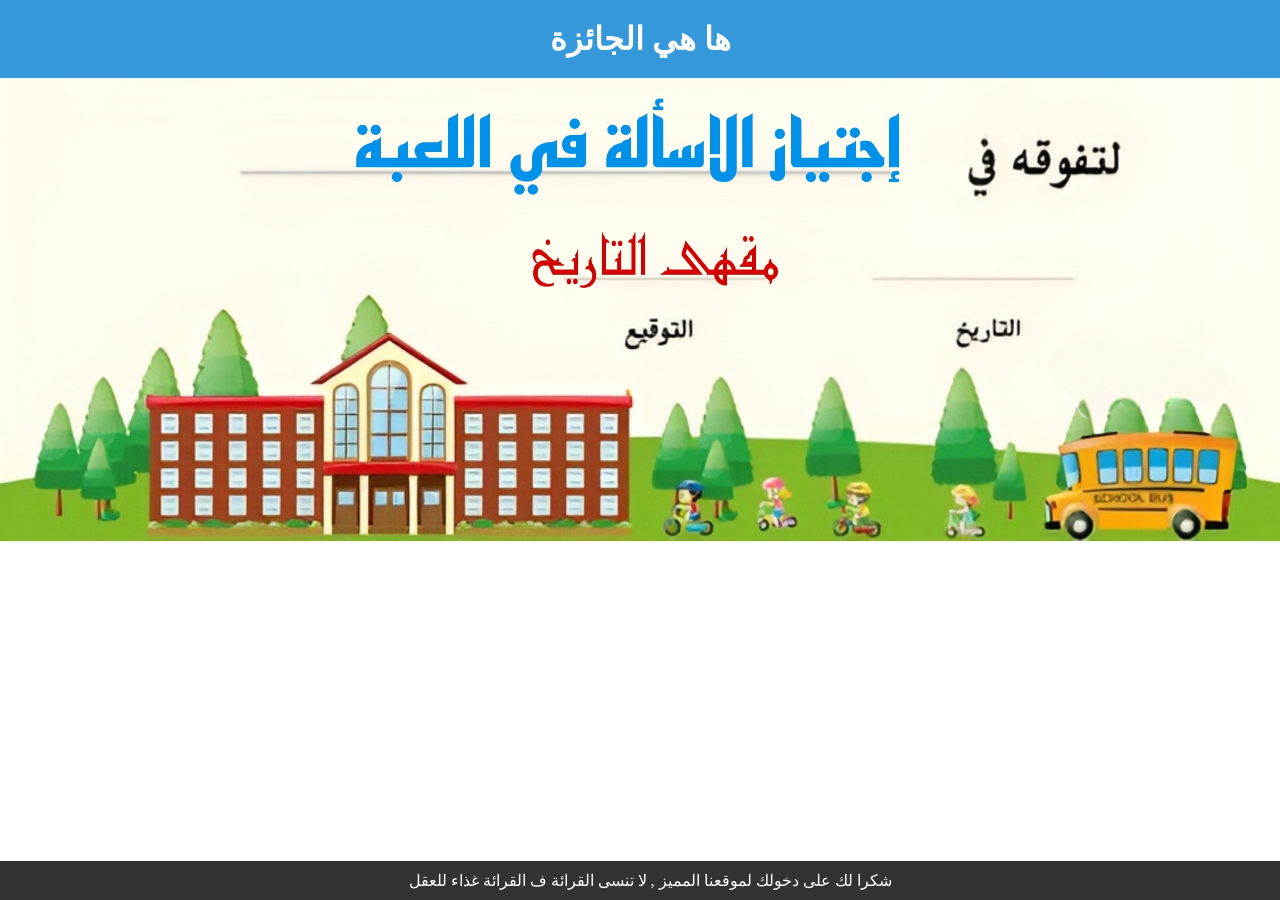
<file: History_Cafe/cirtificate.html>
<!DOCTYPE html>
<html lang="en">
<head>
    <meta charset="UTF-8">
    <meta name="viewport" content="width=device-width, initial-scale=1.0">
    <title>شهادة تقدير </title>
<style>

#kjk{
  background-image  :    url("Picsart_23-12-29_11-37-47-757.jpg") ;
  text-align: center;
  background-position: center ;
  background-repeat: no-repeat;
  margin: 0;
  padding: 0;
  background-size: cover;
 background-position-x: center; 
}



  

    header {
      background-color: #3498db;
      padding: 20px;
      text-align: center;
      color: #fff;
    }

    h1 {
      margin: 0;
      font-size: 2em;
    }

   

   
  
    footer {
      background-color: #333;
      color: #fff;
      padding: 10px;
      text-align: center;
      position: fixed;
      bottom: 0;
      width: 100%;
    }

    #certificateName{
        font-size: 50px;
   
       transform: translate(0%, -40%);
    }
    #certificateDate{
font-size: 50px;
transform: translate(26%, 200%);

}

</style>
</head>
<body id="kjk">
    
   

    <header>
        <h1>ها هي الجائزة </h1>
      </header>
    

    <footer>
        شكرا لك على دخولك لموقعنا المميز , لا تنسى القرائة ف القرائة غذاء للعقل 
    
      </footer>
      
  
        <p id="certificateName"></p>
        <p id="certificateDate"></p>
    
    <script>
        document.addEventListener("DOMContentLoaded", function() {

            var name = localStorage.getItem("name");
            var date = localStorage.getItem("date");


            document.getElementById("certificateName").innerHTML =   name;
            document.getElementById("certificateDate").innerHTML =   date;
        });
    </script>
</body>
</html>
</file>
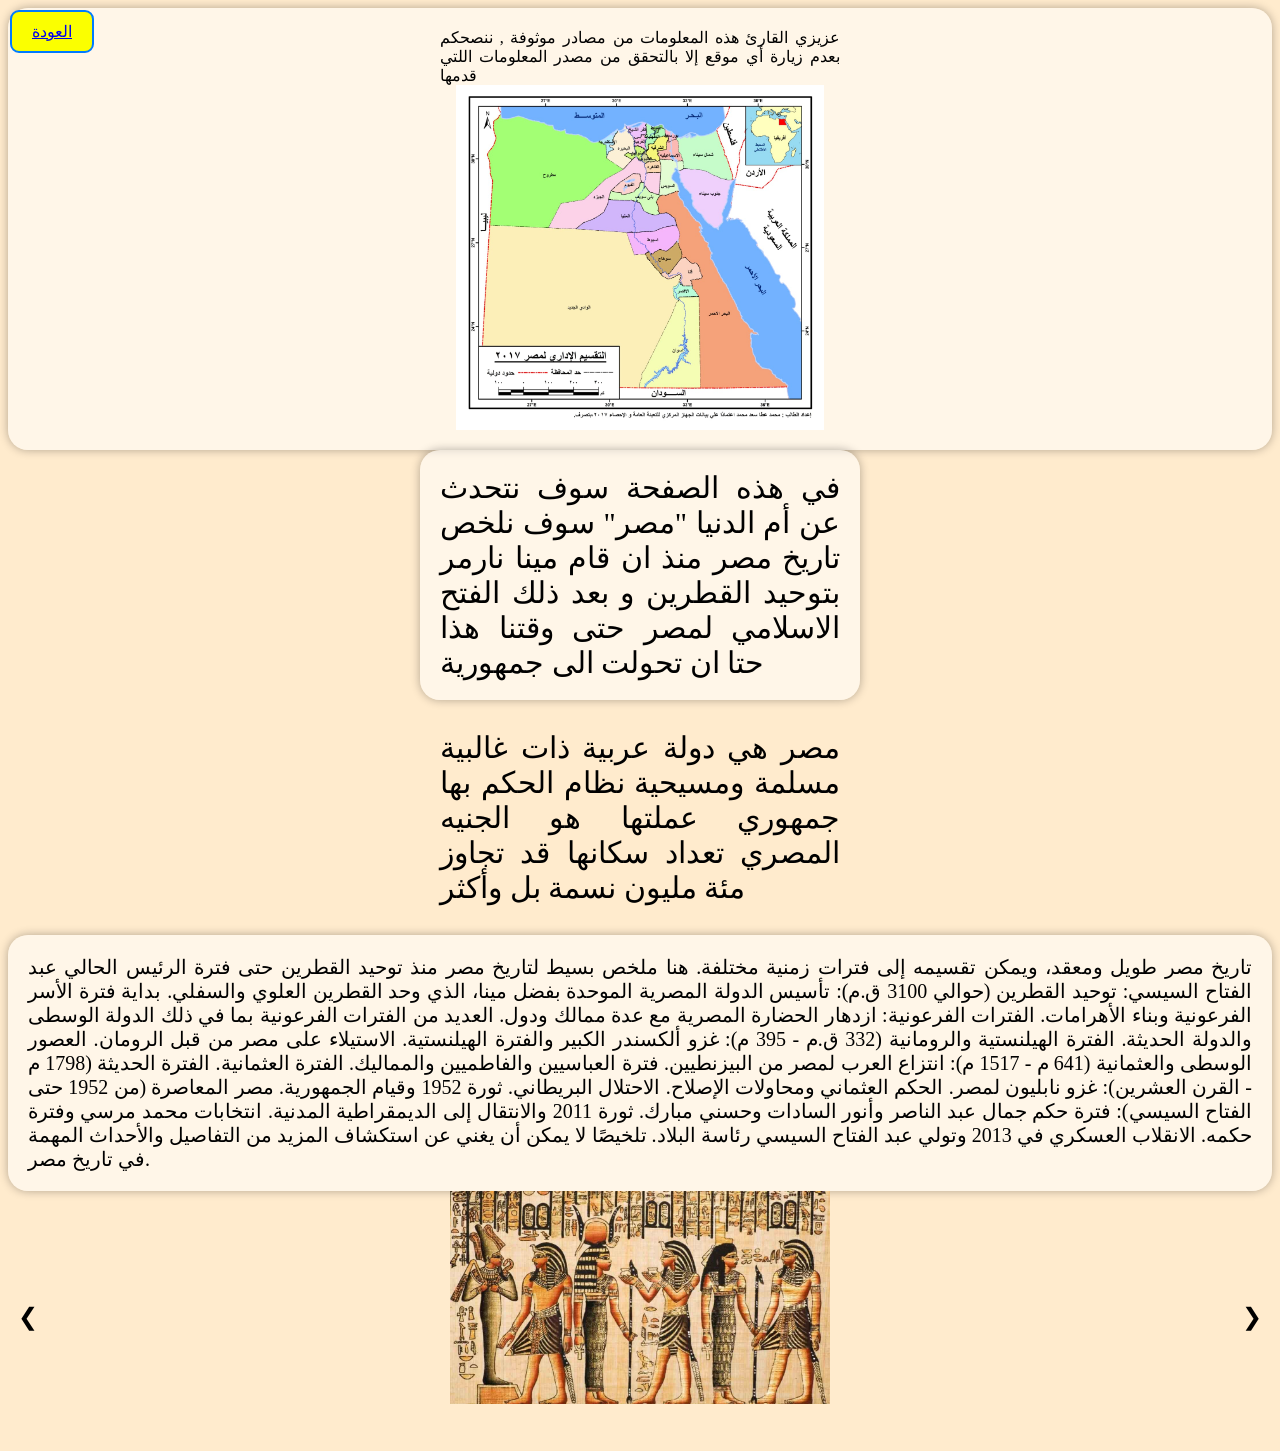
<file: History_Cafe/egypt.html>
<!DOCTYPE html>
<html lang="en">
<head>
    <meta charset="UTF-8">
    <meta name="viewport" content="width=device-width, initial-scale=1.0">
    <title> مصر</title>
<style>
    body{background-color: blanchedalmond;}
.back{
    font-size: 34px;
    background-color: #fbff00; 
    color: #ffffff; 
    border: 2px solid #007bff; 
    border-radius: 9px; 
    padding: 10px 20px; 
    font-size: 16px; 
    cursor: pointer; 
    transition: background-color 0.3s ease; 
    display: flex;
    align-items: center;
    justify-content: center;
    margin: 0;
    position: fixed;
    top:10px;
    left: 10px;
    
}
.a{
    text-align: justify;
      max-width: 400px; 
      margin: 0 auto;
}
img {
  max-width: 30%; 
  height: auto; 
  display: block; 
  margin: 0 auto; 
}
.h{
    background-color: rgba(255, 255, 255, 0.5485); 
    padding: 20px;
    border-radius: 20px; 
    box-shadow: 0 0 10px rgba(0, 0, 0, 0.3);
}
.atraf{
    text-align: justify;
      max-width: 400px; 
      margin: 0 auto;
     font-size: 30px;
}
.maho{
    text-align: justify;
      max-width: 400px; 
      margin: 0 auto;
     font-size: 30px;
     background-color: rgba(255, 255, 255, 0.5485); 
    padding: 20px;
    border-radius: 20px; 
    box-shadow: 0 0 10px rgba(0, 0, 0, 0.3);
}
.elharb{
    text-align: justify;
      
      margin: 0 auto;
     font-size: 20px;
     background-color: rgba(255, 255, 255, 0.5485); 
    padding: 20px;
    border-radius: 20px; 
    box-shadow: 0 0 10px rgba(0, 0, 0, 0.3);
}

.carousel-container {
      position: relative;
      max-width: 10000px;
      margin: auto;
      overflow: hidden;
    }

    .carousel-inner {
      display: flex;
      transition: transform 0.5s ease-in-out;
    }

    .carousel-item {
      min-width: 100%;
      box-sizing: border-box;
    }

    #prev, #next {
      position: absolute;
      top: 50%;
      transform: translateY(-50%);
      font-size: 24px;
      cursor: pointer;
    }

    #prev {
      left: 10px;
    }

    #next {
      right: 10px;
    }
</style>
</head>
<body>
    <button class="back"><a href = "reading.html">العودة</a></button>
   <div class="h">
<p class="a">عزيزي القارئ هذه المعلومات من مصادر موثوفة , ننصحكم بعدم زيارة أي موقع إلا بالتحقق من مصدر المعلومات اللتي قدمها</p>
<img src="IMG-20201113-WA0004.jpg" alt="صورة جميلة" >
   </div>
   
<p class="maho">
    في هذه الصفحة سوف نتحدث عن أم الدنيا "مصر" سوف نلخص تاريخ مصر منذ ان قام مينا نارمر بتوحيد القطرين و بعد ذلك الفتح الاسلامي لمصر حتى وقتنا هذا حتا ان تحولت الى جمهورية

    
</p>
<div class="atraf">
    <p>مصر هي دولة عربية ذات غالبية مسلمة ومسيحية نظام الحكم بها جمهوري عملتها هو الجنيه المصري تعداد سكانها قد تجاوز مئة مليون نسمة بل وأكثر </p>
   </div>
<p class="elharb">
    تاريخ مصر طويل ومعقد، ويمكن تقسيمه إلى فترات زمنية مختلفة. هنا ملخص بسيط لتاريخ مصر منذ توحيد القطرين حتى فترة الرئيس الحالي عبد الفتاح السيسي:

توحيد القطرين (حوالي 3100 ق.م):

تأسيس الدولة المصرية الموحدة بفضل مينا، الذي وحد القطرين العلوي والسفلي.
بداية فترة الأسر الفرعونية وبناء الأهرامات.
الفترات الفرعونية:

ازدهار الحضارة المصرية مع عدة ممالك ودول.
العديد من الفترات الفرعونية بما في ذلك الدولة الوسطى والدولة الحديثة.
الفترة الهيلنستية والرومانية (332 ق.م - 395 م):

غزو ألكسندر الكبير والفترة الهيلنستية.
الاستيلاء على مصر من قبل الرومان.
العصور الوسطى والعثمانية (641 م - 1517 م):

انتزاع العرب لمصر من البيزنطيين.
فترة العباسيين والفاطميين والمماليك.
الفترة العثمانية.
الفترة الحديثة (1798 م - القرن العشرين):

غزو نابليون لمصر.
الحكم العثماني ومحاولات الإصلاح.
الاحتلال البريطاني.
ثورة 1952 وقيام الجمهورية.
مصر المعاصرة (من 1952 حتى الفتاح السيسي):

فترة حكم جمال عبد الناصر وأنور السادات وحسني مبارك.
ثورة 2011 والانتقال إلى الديمقراطية المدنية.
انتخابات محمد مرسي وفترة حكمه.
الانقلاب العسكري في 2013 وتولي عبد الفتاح السيسي رئاسة البلاد.
تلخيصًا لا يمكن أن يغني عن استكشاف المزيد من التفاصيل والأحداث المهمة في تاريخ مصر.
</p>

<div class="carousel-container">
    <div class="carousel-inner">
      <div class="carousel-item">
        <img src="ancient-egyptian-society.jpg" alt="Image 1">
      </div>
      <div class="carousel-item">
        <img src="images.jpeg" alt="Image 2">
      </div>
      <div class="carousel-item">
        <img src="horse-replace-002-64945a222f108.jpg" alt="Image 2">
      </div>
     
      <div class="carousel-item">
        <img src="994868577_alexandria (8).jpg" alt="Image 2">
      </div>
      <div class="carousel-item">
        <img src="modern-flag-of-egypt.jpg" alt="Image 2">
      </div>
    </div>
    <div id="prev">&#10094;</div>
    <div id="next">&#10095;</div>
  </div>

  <script>
    const carouselInner = document.querySelector('.carousel-inner');
    const prevButton = document.getElementById('prev');
    const nextButton = document.getElementById('next');
    let currentIndex = 0;

    function showImage(index) {
      const offset = index * -100 + '%';
      carouselInner.style.transform = 'translateX(' + offset + ')';
    }

    function showNext() {
      currentIndex = (currentIndex + 1) % document.querySelectorAll('.carousel-item').length;
      showImage(currentIndex);
    }

    function showPrev() {
      currentIndex = (currentIndex - 1 + document.querySelectorAll('.carousel-item').length) % document.querySelectorAll('.carousel-item').length;
      showImage(currentIndex);
    }

    nextButton.addEventListener('click', showNext);
    prevButton.addEventListener('click', showPrev);
  </script>

</body>
</html>
</file>
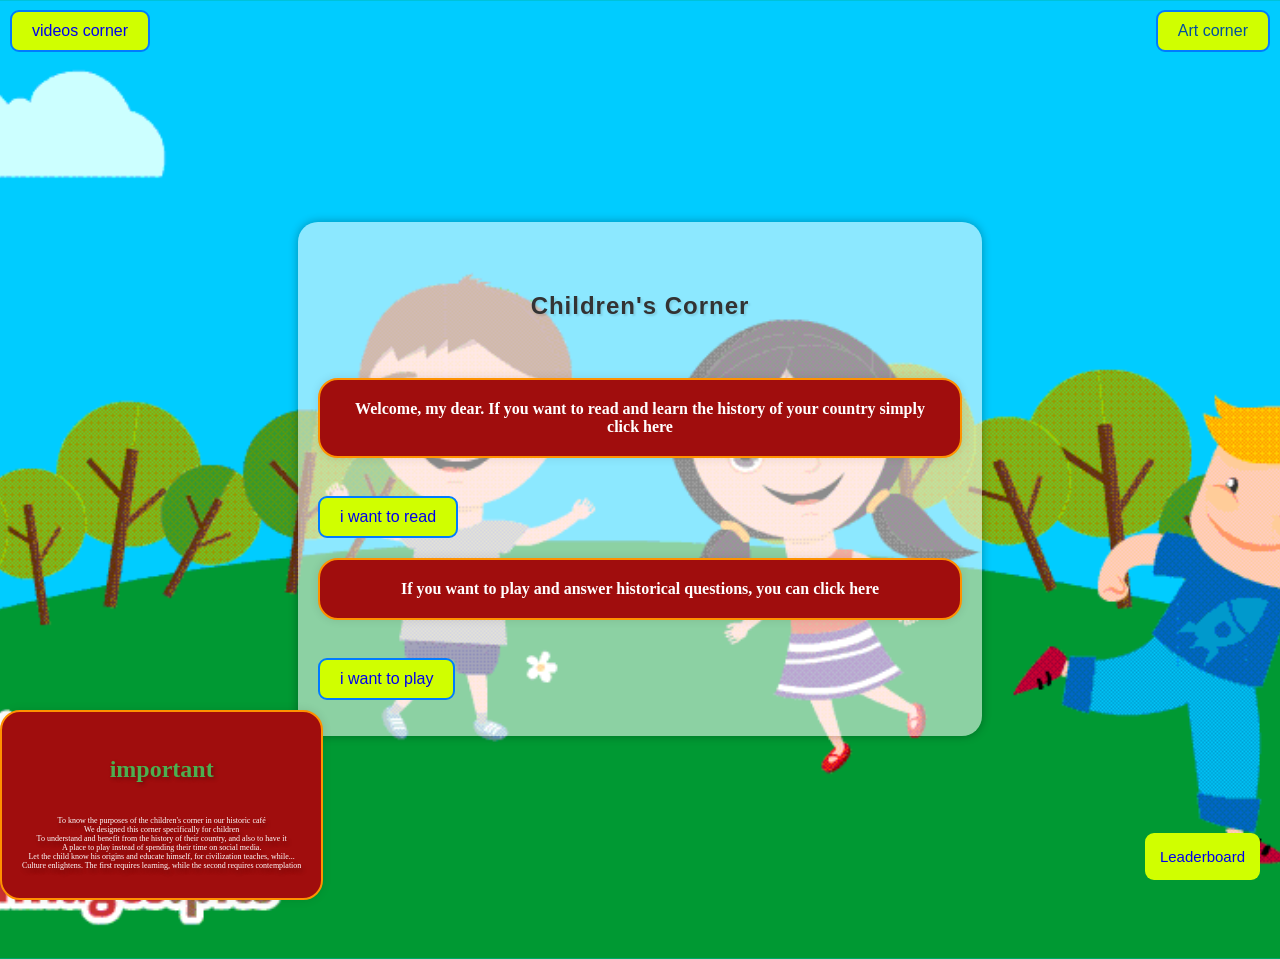
<file: History_Cafe/home.html>
<!DOCTYPE html>
<html lang="en">
<head>
    <meta charset="UTF-8">
    <meta name="viewport" content="width=device-width, initial-scale=1.0">
    <title>children's corner ركن الاطفال</title>
    <link rel="stylesheet" href="home.css">

</head>
<body>

    <button class="ll"><a href="videos.html"> videos corner  </a></button>

    <div class="form">
    <form>
<p>
    <h2> Children's Corner</h2><br>
    <h4>Welcome, my dear. If you want to read and learn the history of your country simply click here</h4><br>
    <button><a href="reading.html"> i want to read</a></button>
    <h4> If you want to play and answer historical questions, you can click here</h4><br>
    <button><a href="thegame.html"> i want to play  </a></button>
</p>
    </form>
    </div>

    <div class="info">

    <h3>important</h3>
    <p class="b">
        <br>To know the purposes of the children's corner in our historic café
        <br>We designed this corner specifically for children
        <br> To understand and benefit from the history of their country, and also to have it
        <br> A place to play instead of spending their time on social media.
        <br> Let the child know his origins and educate himself, for civilization teaches, while...
        <br> Culture enlightens. The first requires learning, while the second requires contemplation
    </p>

    </div>



    <button class="st"> <a href="st.html"> Leaderboard</a></button>
    <button id="scrollToTopBtn"> Art corner</button>
    <script>
    document.getElementById("scrollToTopBtn").addEventListener("click",function(){location.href="art.html"})
    </script>
</body>
</html>
</file>
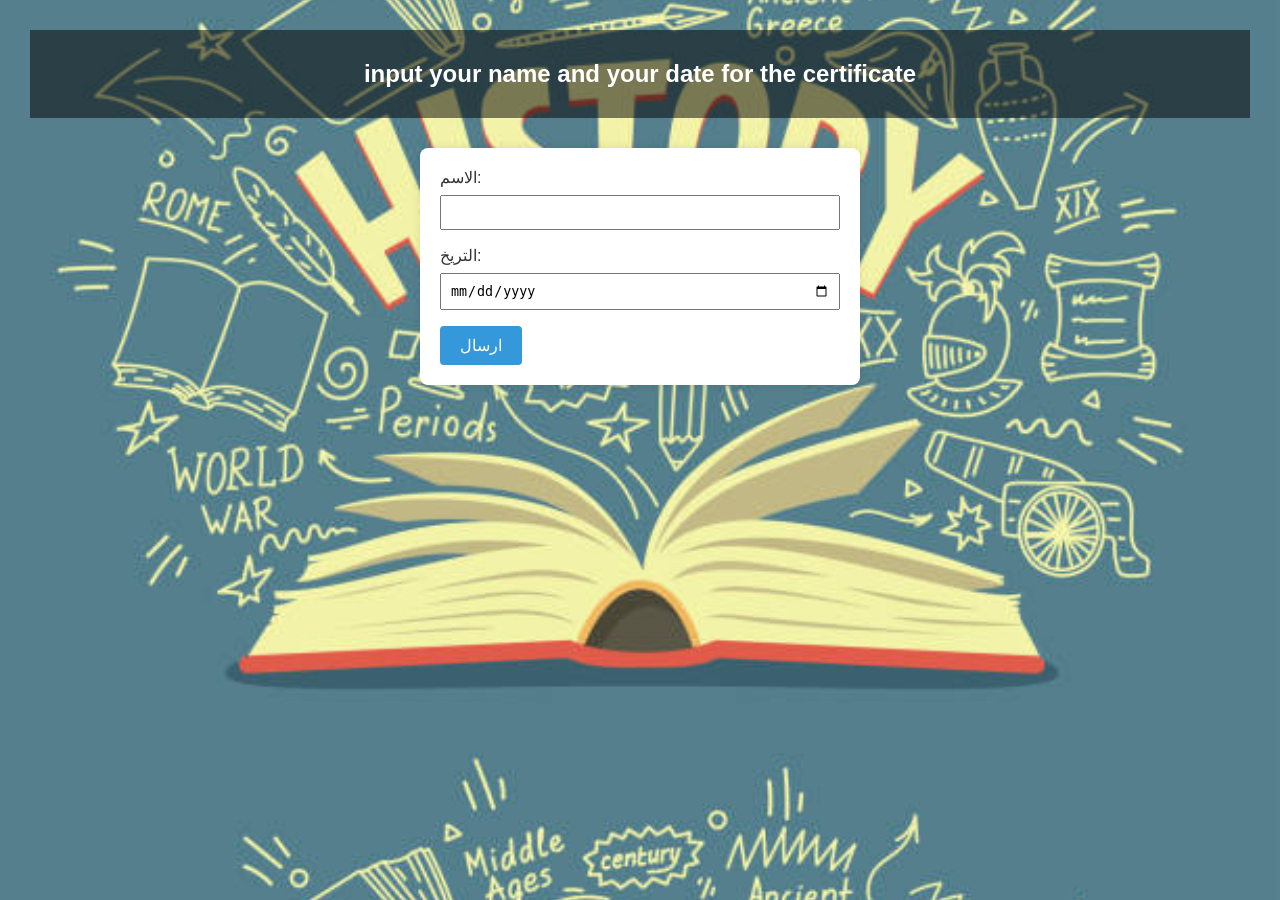
<file: History_Cafe/input.html>
<!DOCTYPE html>
<html lang="en">
<head>
    <meta charset="UTF-8">
    <meta name="viewport" content="width=device-width, initial-scale=1.0">
    <title>History Cafe</title>
<style>
     body {
    background-image: url("istockphoto-1092170968-612x612.jpg");
    background-repeat: repeat;

  background-position: center center;

  background-size: cover;
  
  background-color: #f4f4f4;

  height: 60vh;

  margin: 0;
 
      font-family: Arial, sans-serif;
    }

    h2 {
        color: #fff;
      text-align: center;
      padding: 30px;
      margin: 30px;
      background-color: rgba(0, 0, 0, 0.5); 
    }

    form {
      max-width: 400px;
      margin: 0 auto;
      background-color: #ffffff;
      padding: 20px;
      border-radius: 8px;
      box-shadow: 0 0 10px rgba(0, 0, 0, 0.1);
    }

    label {
      display: block;
      margin-bottom: 8px;
      color: #333;
    }

    input {
      width: 100%;
      padding: 8px;
      margin-bottom: 16px;
      box-sizing: border-box;
    }

    button {
      background-color: #3498db;
      color: #fff;
      padding: 10px 20px;
      font-size: 16px;
      border: none;
      border-radius: 4px;
      cursor: pointer;
    }

    button:hover {
      background-color: #2980b9;
    }
</style>
</head>
<body>
    <h2>input your name and your date for the certificate</h2>
    <form onsubmit="submitForm(); return false;">
        
        <label for="name">الاسم:</label>
        <input type="text" id="name" required>
        <br>
        <label for="date">التريخ:</label>
        <input type="date" id="date" required>
        <br>
        <button type="submit">ارسال</button>
    </form>


    <script>
        function submitForm() {
            var name = document.getElementById("name").value;
            var date = document.getElementById("date").value;
            
           
            localStorage.setItem("name", name);
            localStorage.setItem("date", date);
            window.location.href = "cirtificate.html";
        }
    </script>
</body>
</html>
</file>
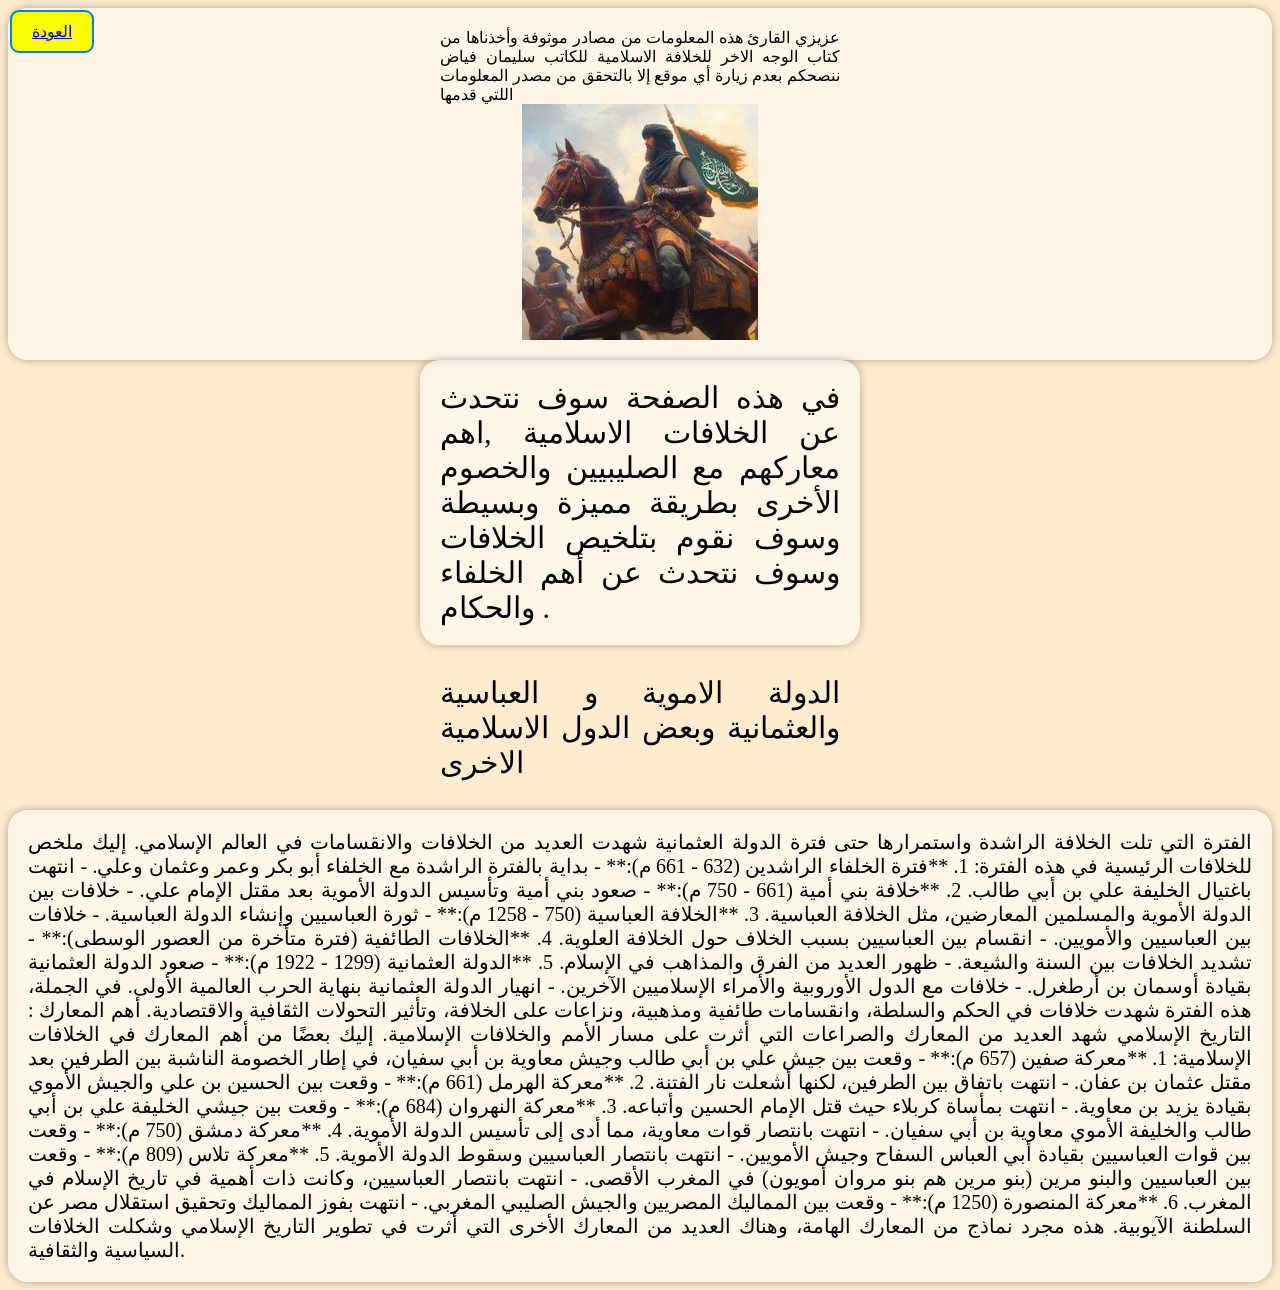
<file: History_Cafe/islam.html>
<!DOCTYPE html>
<html lang="en">
<head>
    <meta charset="UTF-8">
    <meta name="viewport" content="width=device-width, initial-scale=1.0">
    <title> الخلافات الاسلامية</title>
<style>
    body{background-color: blanchedalmond;}
.back{
    font-size: 34px;
    background-color: #fbff00; 
    color: #ffffff; 
    border: 2px solid #007bff; 
    border-radius: 9px; 
    padding: 10px 20px; 
    font-size: 16px; 
    cursor: pointer; 
    transition: background-color 0.3s ease; 
    display: flex;
    align-items: center;
    justify-content: center;
    margin: 0;
    position: fixed;
    top:10px;
    left: 10px;
    
}
.a{
    text-align: justify;
      max-width: 400px; 
      margin: 0 auto;
}
img {
  max-width: 40%; 
  height: auto; 
  display: block; 
  margin: 0 auto; 
}
.h{
    background-color: rgba(255, 255, 255, 0.5485); 
    padding: 20px;
    border-radius: 20px; 
    box-shadow: 0 0 10px rgba(0, 0, 0, 0.3);
}
.atraf{
    text-align: justify;
      max-width: 400px; 
      margin: 0 auto;
     font-size: 30px;
}
.maho{
    text-align: justify;
      max-width: 400px; 
      margin: 0 auto;
     font-size: 30px;
     background-color: rgba(255, 255, 255, 0.5485); 
    padding: 20px;
    border-radius: 20px; 
    box-shadow: 0 0 10px rgba(0, 0, 0, 0.3);
}
.elharb{
    text-align: justify;
      
      margin: 0 auto;
     font-size: 20px;
     background-color: rgba(255, 255, 255, 0.5485); 
    padding: 20px;
    border-radius: 20px; 
    box-shadow: 0 0 10px rgba(0, 0, 0, 0.3);
}
</style>
</head>
<body>
    <button class="back"><a href = "reading.html">العودة</a></button>
   <div class="h">
<p class="a">عزيزي القارئ هذه المعلومات من مصادر موثوفة وأخذناها من كتاب الوجه الاخر للخلافة الاسلامية للكاتب سليمان فياض ننصحكم بعدم زيارة أي موقع إلا بالتحقق من مصدر المعلومات اللتي قدمها</p>
<img src="7cdcb72f89ad0b0920ea0e965e695b82.jpg" alt="صورة جميلة" >
   </div>
   
<p class="maho">
    
في هذه الصفحة سوف نتحدث عن الخلافات الاسلامية ,اهم معاركهم مع الصليبيين والخصوم الأخرى بطريقة مميزة وبسيطة وسوف نقوم بتلخيص الخلافات وسوف نتحدث عن أهم الخلفاء والحكام .
   
</p>
<div class="atraf">
   <p>الدولة الاموية و العباسية والعثمانية وبعض الدول الاسلامية الاخرى </p>
   </div>
<p class="elharb">
    
الفترة التي تلت الخلافة الراشدة واستمرارها حتى فترة الدولة العثمانية شهدت العديد من الخلافات والانقسامات في العالم الإسلامي. إليك ملخص للخلافات الرئيسية في هذه الفترة:

1. **فترة الخلفاء الراشدين (632 - 661 م):**
   - بداية بالفترة الراشدة مع الخلفاء أبو بكر وعمر وعثمان وعلي.
   - انتهت باغتيال الخليفة علي بن أبي طالب.

2. **خلافة بني أمية (661 - 750 م):**
   - صعود بني أمية وتأسيس الدولة الأموية بعد مقتل الإمام علي.
   - خلافات بين الدولة الأموية والمسلمين المعارضين، مثل الخلافة العباسية.

3. **الخلافة العباسية (750 - 1258 م):**
   - ثورة العباسيين وإنشاء الدولة العباسية.
   - خلافات بين العباسيين والأمويين.
   - انقسام بين العباسيين بسبب الخلاف حول الخلافة العلوية.

4. **الخلافات الطائفية (فترة متأخرة من العصور الوسطى):**
   - تشديد الخلافات بين السنة والشيعة.
   - ظهور العديد من الفرق والمذاهب في الإسلام.

5. **الدولة العثمانية (1299 - 1922 م):**
   - صعود الدولة العثمانية بقيادة أوسمان بن أرطغرل.
   - خلافات مع الدول الأوروبية والأمراء الإسلاميين الآخرين.
   - انهيار الدولة العثمانية بنهاية الحرب العالمية الأولى.

في الجملة، هذه الفترة شهدت خلافات في الحكم والسلطة، وانقسامات طائفية ومذهبية، ونزاعات على الخلافة، وتأثير التحولات الثقافية والاقتصادية.
أهم المعارك :
التاريخ الإسلامي شهد العديد من المعارك والصراعات التي أثرت على مسار الأمم والخلافات الإسلامية. إليك بعضًا من أهم المعارك في الخلافات الإسلامية:

1. **معركة صفين (657 م):**
   - وقعت بين جيش علي بن أبي طالب وجيش معاوية بن أبي سفيان، في إطار الخصومة الناشبة بين الطرفين بعد مقتل عثمان بن عفان.
   - انتهت باتفاق بين الطرفين، لكنها أشعلت نار الفتنة.

2. **معركة الهرمل (661 م):**
   - وقعت بين الحسين بن علي والجيش الأموي بقيادة يزيد بن معاوية.
   - انتهت بمأساة كربلاء حيث قتل الإمام الحسين وأتباعه.

3. **معركة النهروان (684 م):**
   - وقعت بين جيشي الخليفة علي بن أبي طالب والخليفة الأموي معاوية بن أبي سفيان.
   - انتهت بانتصار قوات معاوية، مما أدى إلى تأسيس الدولة الأموية.

4. **معركة دمشق (750 م):**
   - وقعت بين قوات العباسيين بقيادة أبي العباس السفاح وجيش الأمويين.
   - انتهت بانتصار العباسيين وسقوط الدولة الأموية.

5. **معركة تلاس (809 م):**
   - وقعت بين العباسيين والبنو مرين (بنو مرين هم بنو مروان أمويون) في المغرب الأقصى.
   - انتهت بانتصار العباسيين، وكانت ذات أهمية في تاريخ الإسلام في المغرب.

6. **معركة المنصورة (1250 م):**
   - وقعت بين المماليك المصريين والجيش الصليبي المغربي.
   - انتهت بفوز المماليك وتحقيق استقلال مصر عن السلطنة الآيوبية.

هذه مجرد نماذج من المعارك الهامة، وهناك العديد من المعارك الأخرى التي أثرت في تطوير التاريخ الإسلامي وشكلت الخلافات السياسية والثقافية.
</p>
   
</body>
</html>
</file>
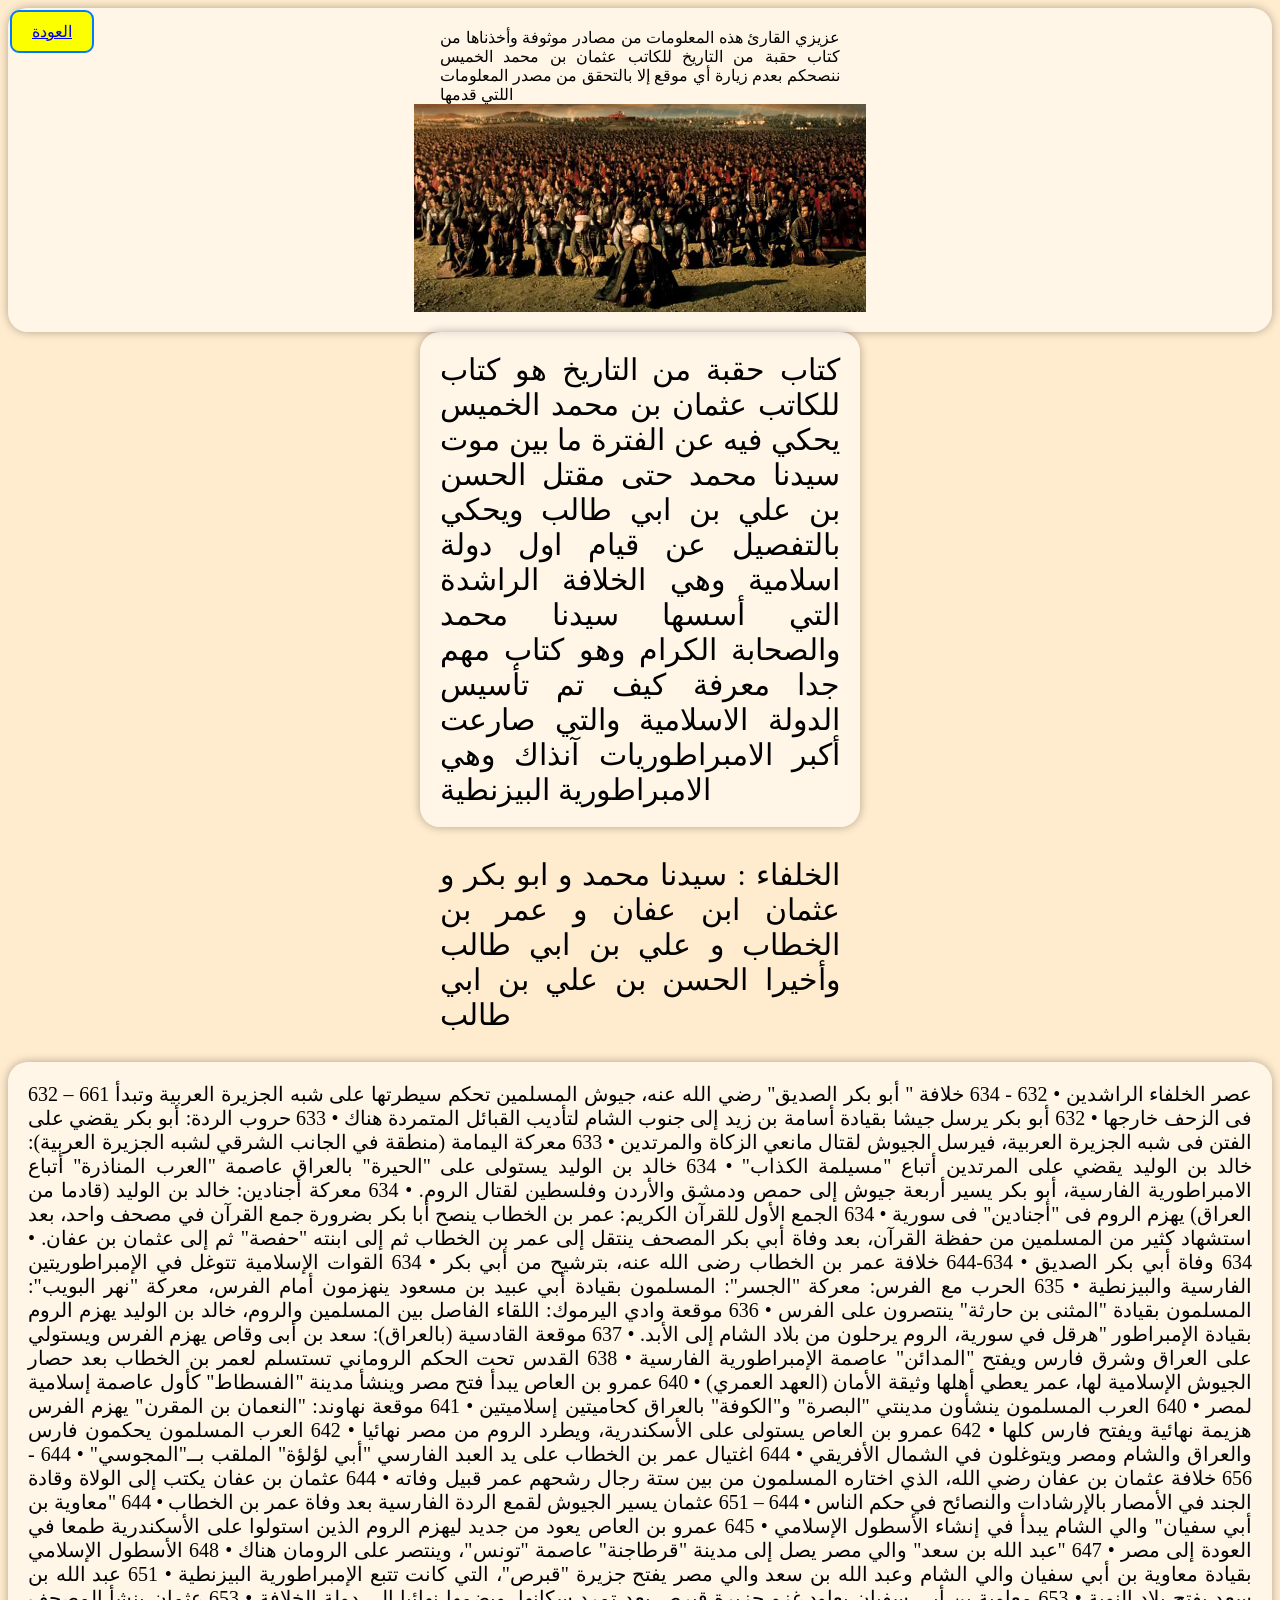
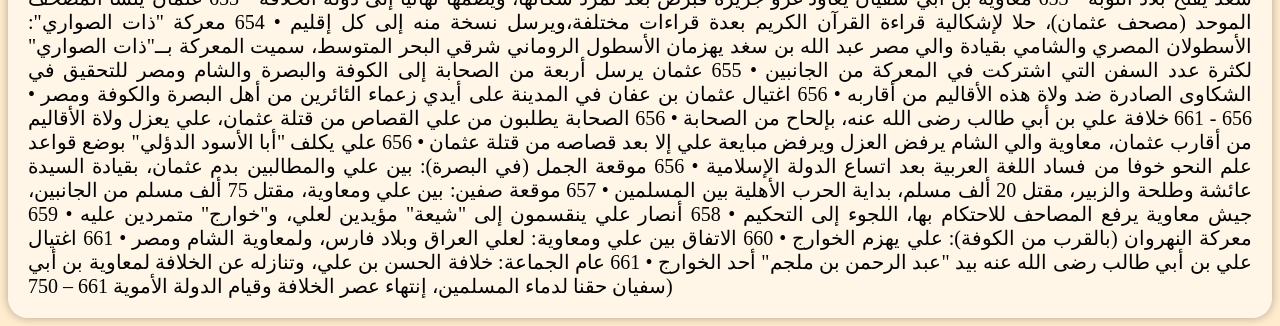
<file: History_Cafe/khilafa.html>
<!DOCTYPE html>
<html lang="en">
<head>
    <meta charset="UTF-8">
    <meta name="viewport" content="width=device-width, initial-scale=1.0">
    <title> الخلافة الراشدة</title>
<style>
    body{background-color: blanchedalmond;}
.back{
    font-size: 34px;
    background-color: #fbff00; 
    color: #ffffff; 
    border: 2px solid #007bff; 
    border-radius: 9px; 
    padding: 10px 20px; 
    font-size: 16px; 
    cursor: pointer; 
    transition: background-color 0.3s ease; 
    display: flex;
    align-items: center;
    justify-content: center;
    margin: 0;
    position: fixed;
    top:10px;
    left: 10px;
    
}
.a{
    text-align: justify;
      max-width: 400px; 
      margin: 0 auto;
}
img {
  max-width: 37%; 
  height: auto; 
  display: block; 
  margin: 0 auto; 
}
.h{
    background-color: rgba(255, 255, 255, 0.5485); 
    padding: 20px;
    border-radius: 20px; 
    box-shadow: 0 0 10px rgba(0, 0, 0, 0.3);
}
.atraf{
    text-align: justify;
      max-width: 400px; 
      margin: 0 auto;
     font-size: 30px;
}
.maho{
    text-align: justify;
      max-width: 400px; 
      margin: 0 auto;
     font-size: 30px;
     background-color: rgba(255, 255, 255, 0.5485); 
    padding: 20px;
    border-radius: 20px; 
    box-shadow: 0 0 10px rgba(0, 0, 0, 0.3);
}
.elharb{
    text-align: justify;
      
      margin: 0 auto;
     font-size: 20px;
     background-color: rgba(255, 255, 255, 0.5485); 
    padding: 20px;
    border-radius: 20px; 
    box-shadow: 0 0 10px rgba(0, 0, 0, 0.3);
}
</style>
</head>
<body>
    <button class="back"><a href = "reading.html">العودة</a></button>
   <div class="h">
<p class="a">عزيزي القارئ هذه المعلومات من مصادر موثوفة وأخذناها من كتاب حقبة من التاريخ للكاتب عثمان بن محمد الخميس ننصحكم بعدم زيارة أي موقع إلا بالتحقق من مصدر المعلومات اللتي قدمها</p>
<img src="5d135fd0546c22025845973.jpg" alt="صورة جميلة" >
   </div>
   
<p class="maho">
    
كتاب حقبة من  التاريخ  هو  كتاب للكاتب  عثمان بن محمد  الخميس يحكي فيه عن الفترة  ما بين موت سيدنا محمد حتى مقتل الحسن بن علي بن  ابي  طالب ويحكي بالتفصيل عن قيام اول دولة اسلامية وهي الخلافة الراشدة التي أسسها سيدنا محمد والصحابة الكرام وهو كتاب مهم جدا معرفة كيف تم تأسيس الدولة الاسلامية والتي صارعت أكبر الامبراطوريات آنذاك وهي الامبراطورية البيزنطية

</p>
<div class="atraf">
    <p>الخلفاء : سيدنا محمد و ابو بكر و عثمان ابن عفان و عمر بن الخطاب و علي بن ابي طالب وأخيرا الحسن بن علي بن ابي طالب</p> 
   </div>
<p class="elharb">
    632 – 661 عصر الخلفاء الراشدين
• 632 - 634 خلافة " أبو بكر الصديق" رضي الله عنه، جيوش المسلمين  تحكم سيطرتها على شبه الجزيرة العربية وتبدأ فى الزحف خارجها
• 632 أبو بكر يرسل جيشا بقيادة أسامة بن زيد إلى جنوب الشام لتأديب القبائل المتمردة هناك
• 633 حروب الردة: أبو بكر يقضي على الفتن فى شبه الجزيرة العربية، فيرسل الجيوش لقتال مانعي الزكاة والمرتدين
• 633 معركة اليمامة (منطقة في الجانب الشرقي لشبه الجزيرة العربية): خالد بن الوليد يقضي على المرتدين أتباع "مسيلمة الكذاب" 
• 634 خالد بن الوليد يستولى على "الحيرة" بالعراق عاصمة "العرب المناذرة" أتباع الامبراطورية الفارسية، أبو بكر يسير أربعة جيوش إلى حمص ودمشق والأردن وفلسطين لقتال الروم.
• 634 معركة أجنادين: خالد بن الوليد (قادما من العراق) يهزم الروم فى "أجنادين" فى سورية
• 634 الجمع الأول للقرآن الكريم: عمر بن الخطاب ينصح أبا بكر بضرورة جمع القرآن في مصحف واحد، بعد استشهاد كثير من المسلمين من حفظة القرآن، بعد وفاة أبي بكر المصحف ينتقل إلى عمر بن الخطاب ثم إلى ابنته "حفصة" ثم إلى عثمان بن عفان.
• 634 وفاة أبي بكر الصديق
• 634-644 خلافة عمر بن الخطاب رضى الله عنه، بترشيح من أبي بكر
• 634 القوات الإسلامية تتوغل في الإمبراطوريتين الفارسية والبيزنطية
• 635 الحرب مع الفرس: معركة "الجسر": المسلمون بقيادة أبي عبيد  بن مسعود ينهزمون أمام الفرس، معركة "نهر البويب": المسلمون بقيادة "المثنى بن حارثة" ينتصرون على الفرس
• 636 موقعة وادي اليرموك: اللقاء الفاصل بين المسلمين والروم، خالد بن الوليد يهزم الروم بقيادة الإمبراطور "هرقل في سورية، الروم يرحلون من بلاد الشام إلى الأبد.
• 637 موقعة القادسية (بالعراق): سعد بن أبى وقاص يهزم الفرس ويستولي على العراق وشرق فارس ويفتح "المدائن" عاصمة الإمبراطورية الفارسية
• 638  القدس تحت الحكم الروماني تستسلم لعمر بن الخطاب بعد حصار الجيوش الإسلامية لها، عمر يعطي أهلها وثيقة الأمان (العهد العمري)
• 640 عمرو بن العاص يبدأ فتح مصر وينشأ مدينة "الفسطاط" كأول عاصمة إسلامية لمصر
• 640 العرب المسلمون ينشأون مدينتي "البصرة" و"الكوفة" بالعراق كحاميتين إسلاميتين  
• 641 موقعة نهاوند: "النعمان بن المقرن" يهزم الفرس هزيمة نهائية ويفتح فارس كلها
• 642 عمرو بن العاص يستولى على الأسكندرية، ويطرد الروم من مصر نهائيا
• 642 العرب المسلمون يحكمون فارس والعراق والشام ومصر ويتوغلون في الشمال الأفريقي
• 644 اغتيال عمر بن الخطاب على يد العبد الفارسي "أبي لؤلؤة" الملقب بــ"المجوسي"
• 644 - 656 خلافة عثمان بن عفان رضي الله، الذي اختاره المسلمون من بين ستة رجال رشحهم عمر قبيل وفاته
• 644 عثمان بن عفان يكتب إلى الولاة وقادة الجند في الأمصار بالإرشادات والنصائح في حكم الناس
• 644 – 651 عثمان يسير الجيوش لقمع الردة الفارسية بعد وفاة عمر بن الخطاب
• 644 "معاوية بن أبي سفيان" والي الشام يبدأ في إنشاء الأسطول الإسلامي  
• 645 عمرو بن العاص يعود من جديد ليهزم الروم الذين استولوا على الأسكندرية طمعا في العودة إلى مصر
• 647 "عبد الله بن سعد" والي مصر يصل إلى مدينة "قرطاجنة" عاصمة "تونس"، وينتصر على الرومان هناك
• 648 الأسطول الإسلامي بقيادة معاوية بن أبي سفيان والي الشام وعبد الله بن سعد والي مصر يفتح جزيرة "قبرص"، التي كانت تتبع الإمبراطورية البيزنطية
• 651 عبد الله بن سعد يفتح بلاد النوبة
• 653 معاوية بن أبي سفيان يعاود غزو جزيرة قبرص بعد تمرد سكانها، ويضمها نهائيا إلى دولة الخلافة  
• 653 عثمان ينشأ المصحف الموحد (مصحف عثمان)، حلا لإشكالية قراءة القرآن الكريم بعدة قراءات مختلفة،ويرسل نسخة منه إلى كل إقليم
• 654 معركة "ذات الصواري": الأسطولان المصري والشامي بقيادة والي مصر عبد الله بن سغد يهزمان الأسطول الروماني شرقي البحر المتوسط، سميت المعركة بــ"ذات الصواري" لكثرة عدد السفن التي اشتركت في المعركة من الجانبين
• 655 عثمان يرسل أربعة من الصحابة إلى الكوفة والبصرة والشام ومصر للتحقيق في الشكاوى الصادرة ضد ولاة هذه الأقاليم من أقاربه  
• 656 اغتيال عثمان بن عفان في المدينة على أيدي زعماء الئائرين من أهل البصرة والكوفة ومصر 
• 656  - 661 خلافة علي بن أبي طالب رضى الله عنه، بإلحاح من الصحابة 
• 656 الصحابة يطلبون من علي القصاص من قتلة عثمان، علي يعزل ولاة الأقاليم من أقارب عثمان، معاوية والي الشام يرفض العزل ويرفض مبايعة علي إلا بعد قصاصه من قتلة عثمان
• 656 علي يكلف "أبا الأسود الدؤلي" بوضع قواعد علم النحو خوفا من فساد اللغة العربية بعد اتساع الدولة الإسلامية
• 656 موقعة الجمل (في البصرة): بين علي والمطالبين بدم عثمان، بقيادة السيدة عائشة وطلحة والزبير، مقتل 20 ألف مسلم، بداية الحرب الأهلية بين المسلمين
•  657 موقعة صفين: بين علي ومعاوية، مقتل 75 ألف مسلم من الجانبين، جيش معاوية يرفع المصاحف للاحتكام بها، اللجوء إلى التحكيم
• 658 أنصار علي ينقسمون إلى "شيعة" مؤيدين لعلي، و"خوارج" متمردين عليه
• 659 معركة النهروان (بالقرب من الكوفة): علي يهزم الخوارج
• 660 الاتفاق بين علي ومعاوية: لعلي العراق وبلاد فارس، ولمعاوية الشام ومصر 
• 661 اغتيال علي بن أبي طالب رضى الله عنه بيد "عبد الرحمن بن ملجم" أحد الخوارج
• 661 عام الجماعة: خلافة الحسن بن علي، وتنازله عن الخلافة لمعاوية بن أبي سفيان حقنا لدماء المسلمين، إنتهاء عصر الخلافة وقيام الدولة الأموية 661 – 750)
 </p>
   
</body>
</html>
</file>
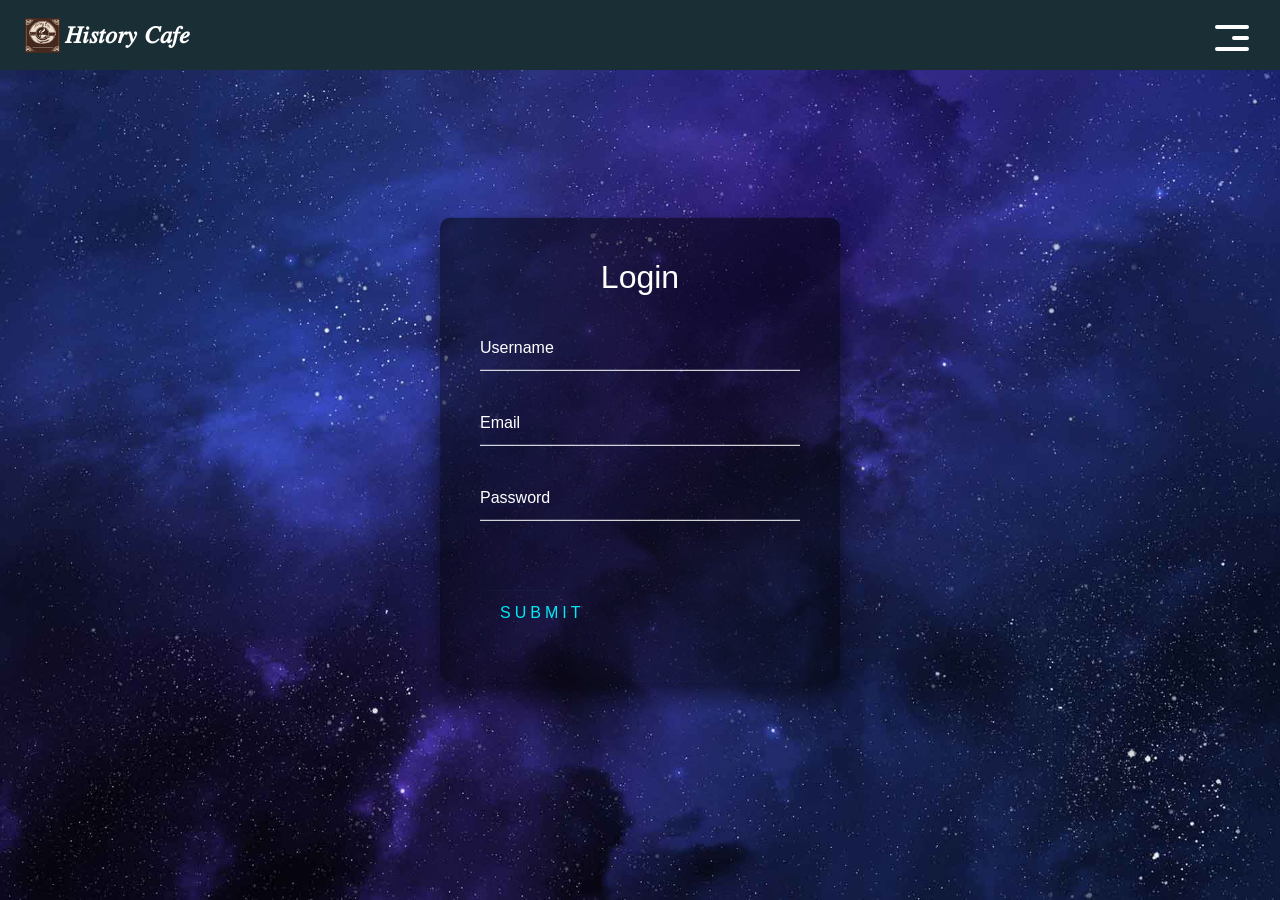
<file: History_Cafe/login.html>
<!DOCTYPE html>
<html>

<head>
  
  <meta charset="utf-8" />
  <meta http-equiv="X-UA-Compatible" content="IE=edge" />
  <meta name="viewport" content="width=device-width, initial-scale=1, shrink-to-fit=no" />
  <meta name="keywords" content="" />
  <meta name="description" content="" />
  <meta name="author" content="" />

  <title>𝐻𝑖𝑠𝑡𝑜𝑟𝑦 𝐶𝑎𝑓𝑒</title>

  <link rel="stylesheet" type="text/css" href="css/bootstrap.css" />
  <link href="https://fonts.googleapis.com/css?family=Poppins:400,700&display=swap" rel="stylesheet">
  <link href="css/style.css" rel="stylesheet" />
  <link href="css/responsive.css" rel="stylesheet" />
  <link href="css/card.css" rel="stylesheet"/>
  <link href="css/login.css" rel="stylesheet"/>

</head>

<body class="sub_page" style="background-image: url(images/bs.jpg); background-repeat: no-repeat;
                              background-size: cover;  background-attachment: fixed;
                              display: flexbox;">

  <div class="hero_area">
    <!-- header section strats -->
    <header class="header_section">
      <div class="container-fluid">
        <nav class="navbar navbar-expand-lg custom_nav-container">
          <a class="navbar-brand" href="index.html">
            <img src="images/logo-c.jpg" alt="" />
            <span>
              𝐻𝑖𝑠𝑡𝑜𝑟𝑦 𝐶𝑎𝑓𝑒
            </span>
          </a>
          <button class="navbar-toggler" type="button" data-toggle="collapse" 
                  data-target="#navbarSupportedContent" aria-controls="navbarSupportedContent" 
                  aria-expanded="false" aria-label="Toggle navigation">
            <span class="navbar-toggler-icon"></span>
          </button>

          <div class="collapse navbar-collapse" id="navbarSupportedContent">
            <ul class="navbar-nav  ">
              <li class="nav-item ">
                <a class="nav-link" href="index.html">Home <span class="sr-only">(current)</span></a>
              </li>
              <li class="nav-item">
                <a class="nav-link" href="about.html"> About</a>
              </li>
              <li class="nav-item">
                <a class="nav-link" href="category.html"> Category </a>
              </li>
              <li class="nav-item">
                <a class="nav-link" href="char.html">Influential personalities</a>
              </li>
            </ul>
            <div class="user_option">
              <a href="login.html">
                <span>
                  Login
                </span>
              </a>
              <form class="form-inline my-2 my-lg-0 ml-0 ml-lg-4 mb-3 mb-lg-0">
                <button class="btn  my-2 my-sm-0 nav_search-btn" type="submit"></button>
              </form>
            </div>
          </div>
          <div>
            <div class="custom_menu-btn ">
              <button>
                <span class=" s-1">

                </span>
                <span class="s-2">

                </span>
                <span class="s-3">

                </span>
              </button>
            </div>
          </div>

        </nav>
      </div>
    </header>

    <!-- end header section -->
  </div>


  <div class="login-box">

    <h2>Login</h2>
    
    <form>
    
    <div class="user-box">
    
    <input type="text" name="" required="">
    
    <label>Username</label>
    
    </div>

    <div class="user-box">
    
    <input type="email" name="" required="">
    
    <label>Email</label>
    
    </div>
    
    <div class="user-box">
    
    <input type="password" name="" required="">
    
    <label>Password</label>
    
    </div>
    
    <a href="#">
    
    <span></span>
    
    <span></span>
    
    <span></span>
    
    <span></span>
    
    Submit
    
    </a>
    
    </form>
    
    </div>
    







  <script src="js/jquery-3.4.1.min.js"></script>
  <script src="js/bootstrap.js"></script>
  <script src="js/custom.js"></script>


</body>

</html>
</file>
<file: History_Cafe/css/style.css>
body {
  font-family: 'Poppins', sans-serif;
  color: #0c0c0c;
  background-color: #ffffff;
}

.layout_padding {
  padding-top: 90px;
  padding-bottom: 90px;
}

.layout_padding2 {
  padding: 45px 0;
}

.layout_padding2-top {
  padding-top: 45px;
  padding-bottom: 45px;
}

.layout_padding2-bottom {
  padding-bottom: 45px;
}

.layout_padding-top {
  padding-top: 90px;
}

.layout_padding-bottom {
  padding-bottom: 90px;
}

.heading_container {
  display: -webkit-box;
  display: -ms-flexbox;
  display: flex;
}

.heading_container h2 {
  font-weight: bold;
  text-transform: uppercase;
}

/*header section*/
.hero_area {
  height: calc(100vh - 30px);
  background: -webkit-gradient(linear, left top, right top, color-stop(55%, #1a2e35), color-stop(55%, #1cbbb4));
  background: linear-gradient(to right, #1a2e35 55%, #020d22);
  display: -webkit-box;
  display: -ms-flexbox;
  display: flex;
  -webkit-box-orient: vertical;
  -webkit-box-direction: normal;
      -ms-flex-direction: column;
          flex-direction: column;
  position: relative;
}

.sub_page .hero_area {
  height: auto;
  background: none;
  background-color: #1a2e35;
}

.hero_area.sub_pages {
  height: auto;
}

.header_section {
  overflow-x: hidden;
}

.header_section .container-fluid {
  padding-right: 25px;
  padding-left: 25px;
}

.header_section .nav_container {
  margin: 0 auto;
}

.header_section .user_option {
  display: -webkit-box;
  display: -ms-flexbox;
  display: flex;
  -webkit-box-align: center;
      -ms-flex-align: center;
          align-items: center;
}

.header_section .user_option a {
  display: -webkit-box;
  display: -ms-flexbox;
  display: flex;
  color: #ffffff;
  -webkit-box-align: center;
      -ms-flex-align: center;
          align-items: center;
}

.header_section .user_option a img {
  min-width: 20px;
  height: 20px;
  margin-right: 5px;
}

.custom_nav-container.navbar-expand-lg .navbar-nav .nav-item .nav-link {
  padding: 10px 15px;
  color: #ffffff;
  text-align: center;
}

a,
a:hover,
a:focus {
  text-decoration: none;
}

a:hover,
a:focus {
  color: initial;
}

.btn,
.btn:focus {
  outline: none !important;
  -webkit-box-shadow: none;
          box-shadow: none;
}

.custom_nav-container .nav_search-btn {
  background-image: url(../images/search-icon.png);
  background-size: 17px;
  background-repeat: no-repeat;
  background-position-y: 7px;
  width: 35px;
  height: 35px;
  padding: 0;
  border: none;
}

.custom_nav-container form {
  padding-top: 7px;
}

.navbar-brand {
  margin-right: 5%;
  display: -webkit-box;
  display: -ms-flexbox;
  display: flex;
  -webkit-box-align: center;
      -ms-flex-align: center;
          align-items: center;
}

.navbar-brand img {
  width: 35px;
  margin-right: 5px;
}

.navbar-brand span {
  font-weight: bold;
  color: #ffffff;
  font-size: 24px;
}
.nav-link:hover{
  
    transition: all .3s ease; 
    width: 160px;
    font-size: 16px;
    font-weight: 600;
    background-color: #1cbbb4;
    cursor: pointer;
    text-align:center;
    border: none;
    background-size: 300% 100%;
    border-radius: 50px;
    moz-transition: all .4s ease-in-out;
    -o-transition: all .4s ease-in-out;
    -webkit-transition: all .4s ease-in-out;
    transition: all .4s ease-in-out;

}

.custom_nav-container {
  z-index: 99999;
  padding: 0;
  height: 70px;
}

.custom_nav-container .navbar-toggler {
  outline: none;
}

.custom_nav-container .navbar-toggler .navbar-toggler-icon {
  background-image: url(../images/menu.png);
  background-size: 30px;
  width: 32px;
  height: 32px;
}

.lg_toggl-btn {
  background-color: transparent;
  border: none;
  outline: none;
  width: 56px;
  height: 40px;
  cursor: pointer;
}

.lg_toggl-btn:focus {
  outline: none;
}

.login_btn-container {
  padding-top: 30px;
}

.login_btn-container a {
  color: #1cbbb4;
  text-transform: uppercase;
}

/*end header section*/
/* slider section */
.slider_section {
  -webkit-box-flex: 1;
      -ms-flex: 1;
          flex: 1;
  display: -webkit-box;
  display: -ms-flexbox;
  display: flex;
  -webkit-box-align: center;
      -ms-flex-align: center;
          align-items: center;
  position: relative;
}

.slider_section .row {
  -webkit-box-align: center;
      -ms-flex-align: center;
          align-items: center;
}

.slider_section .row > div {
  position: unset;
}

.slider_section .detail-box h1 {
  color: #ffffff;
  font-weight: bold;
  text-transform: uppercase;
}

.slider_section .detail-box p {
  color: #ffffff;
  margin-top: 15px;
}

.slider_section .detail-box .btn-box {
  display: -webkit-box;
  display: -ms-flexbox;
  display: flex;
  -ms-flex-wrap: wrap;
      flex-wrap: wrap;
  margin: 45px -5px 0 -5px;
}

.slider_section .detail-box .btn-box a {
  text-align: center;
  width: 165px;
  font-size: 15px;
  margin: 5px;
}

.slider_section .detail-box .btn-box .btn-1 {
  display: inline-block;
  padding: 10px 0;
  background-color: #ff4f5a;
  color: #ffffff;
  -webkit-transition: all 0.3s;
  transition: all 0.3s;
  border: 1px solid transparent;
  border-radius: 0;
}

.slider_section .detail-box .btn-box .btn-1:hover {
  background-color: transparent;
  border-color: #ff4f5a;
  color: #ff4f5a;
}

.slider_section .detail-box .btn-box .btn-2 {
  display: inline-block;
  padding: 10px 0;
  background-color: #ffffff;
  color: #252525;
  -webkit-transition: all 0.3s;
  transition: all 0.3s;
  border: 1px solid transparent;
  border-radius: 0;
}

.slider_section .detail-box .btn-box .btn-2:hover {
  background-color: transparent;
  border-color: #ffffff;
  color: #ffffff;
}

.slider_section .img-container .img-box img {
  width: 100%;
}

.slider_section #carouselExampleIndicators {
  position: unset;
  width: 100%;
}

.slider_section .carousel_btn-container {
  width: 120px;
  position: absolute;
  bottom: 0;
  display: -webkit-box;
  display: -ms-flexbox;
  display: flex;
  -webkit-box-pack: justify;
      -ms-flex-pack: justify;
          justify-content: space-between;
  left: 8.5%;
  z-index: 999;
  -webkit-transform: translateY(50%);
          transform: translateY(50%);
}

.slider_section .carousel_btn-container .carousel-control-prev,
.slider_section .carousel_btn-container .carousel-control-next {
  position: relative;
  width: 55px;
  height: 55px;
  border: none;
  border-radius: 100%;
  opacity: 1;
  background-repeat: no-repeat;
  background-size: 14px;
  background-position: center;
  background-color: #1cbbb4;
  margin: 2px;
}

.slider_section .carousel_btn-container .carousel-control-prev:hover,
.slider_section .carousel_btn-container .carousel-control-next:hover {
  background-color: #ff4f5a;
}

.slider_section .carousel_btn-container .carousel-control-prev {
  background-image: url(../images/prev.png);
}

.slider_section .carousel_btn-container .carousel-control-next {
  background-image: url(../images/next.png);
}

.slider_section ol.carousel-indicators {
  margin: 0;
  width: 75px;
  bottom: 45px;
  left: initial;
  right: 25px;
}

.slider_section ol.carousel-indicators li {
  border-radius: 100%;
  text-indent: 0px;
  text-align: center;
  line-height: 55px;
  color: #ffffff;
  background-color: transparent;
  opacity: 1;
  display: none;
}

.slider_section ol.carousel-indicators li.active {
  display: block;
}

.experience_section .row {
  -webkit-box-align: center;
      -ms-flex-align: center;
          align-items: center;
}

.experience_section .detail-box p {
  margin-top: 20px;
}

.experience_section .detail-box .btn-box {
  display: -webkit-box;
  display: -ms-flexbox;
  display: flex;
  -ms-flex-wrap: wrap;
      flex-wrap: wrap;
  margin: 45px -5px 0 -5px;
}

.experience_section .detail-box .btn-box a {
  text-align: center;
  width: 165px;
  font-size: 15px;
  margin: 5px;
}

.experience_section .detail-box .btn-box .btn-1 {
  display: inline-block;
  padding: 10px 0;
  background-color: #ff4f5a;
  color: #ffffff;
  -webkit-transition: all 0.3s;
  transition: all 0.3s;
  border: 1px solid transparent;
  border-radius: 0;
}

.experience_section .detail-box .btn-box .btn-1:hover {
  background-color: transparent;
  border-color: #ff4f5a;
  color: #ff4f5a;
}

.experience_section .detail-box .btn-box .btn-2 {
  display: inline-block;
  padding: 10px 0;
  background-color: #1a2e35;
  color: #ffffff;
  -webkit-transition: all 0.3s;
  transition: all 0.3s;
  border: 1px solid transparent;
  border-radius: 0;
}

.experience_section .detail-box .btn-box .btn-2:hover {
  background-color: transparent;
  border-color: #1a2e35;
  color: #1a2e35;
}

.experience_section .img-box img {
  width: 100%;
}

.category_section {
  background-color: brown;
  color: #ffffff;
  text-align: center;
}

.category_section .heading_container {
  -webkit-box-pack: center;
      -ms-flex-pack: center;
          justify-content: center;
}

.category_section .heading_container h2 {
  border-bottom: 1px solid #ffffff;
}

.category_section .category_container {
  display: -webkit-box;
  display: -ms-flexbox;
  display: flex;
  -ms-flex-wrap: wrap;
      flex-wrap: wrap;
  -webkit-box-pack: justify;
      -ms-flex-pack: justify;
          justify-content: space-between;
  margin-top: 25px;
}

.category_section .category_container .box {
  display: -webkit-box;
  display: -ms-flexbox;
  display: flex;
  -webkit-box-orient: vertical;
  -webkit-box-direction: normal;
      -ms-flex-direction: column;
          flex-direction: column;
  -webkit-box-align: center;
      -ms-flex-align: center;
          align-items: center;
  margin: 10px 0;
  min-width: 130px;
  -ms-flex-preferred-size: 26%;
      flex-basis: 26%;
}

.category_section .category_container .box .img-box {
  width: 120px;
  height: 120px;
  display: -webkit-box;
  display: -ms-flexbox;
  display: flex;
  -webkit-box-pack: center;
      -ms-flex-pack: center;
          justify-content: center;
  -webkit-box-align: center;
      -ms-flex-align: center;
          align-items: center;
}

.about_section {
  text-align: center;
}

.about_section .img-box img {
  width: 100%;
}

.about_section .detail-box h2 {
  font-weight: bold;
  text-transform: uppercase;
}

.about_section .detail-box p {
  margin-top: 15px;
}

.about_section .detail-box a {
  display: inline-block;
  padding: 10px 45px;
  background-color: #ff4f5a;
  color: #ffffff;
  -webkit-transition: all 0.3s;
  transition: all 0.3s;
  border: 1px solid transparent;
  border-radius: 0;
  margin-top: 25px;
}

.about_section .detail-box a:hover {
  background-color: transparent;
  border-color: #ff4f5a;
  color: #ff4f5a;
}

.freelance_section .row {
  -webkit-box-align: center;
      -ms-flex-align: center;
          align-items: center;
}

.freelance_section .tab_container .t-link-box {
  margin: 25px 0;
  display: -webkit-box;
  display: -ms-flexbox;
  display: flex;
  -webkit-box-align: center;
      -ms-flex-align: center;
          align-items: center;
  cursor: pointer;
}

.freelance_section .tab_container .t-link-box .img-box {
  width: 90px;
  height: 90px;
  min-width: 90px;
  min-height: 90px;
  display: -webkit-box;
  display: -ms-flexbox;
  display: flex;
  -webkit-box-pack: center;
      -ms-flex-pack: center;
          justify-content: center;
  -webkit-box-align: center;
      -ms-flex-align: center;
          align-items: center;
  background-color: #1a2e35;
  border-radius: 100%;
  margin-right: 35px;
}

.freelance_section .tab_container .t-link-box .img-box img {
  width: auto;
  height: auto;
  max-width: 45px;
  max-height: 45px;
}

.freelance_section .tab_container .t-link-box .detail-box h5 {
  font-weight: bold;
  color: #ff4f5a;
}

.freelance_section .tab_container .t-link-box .detail-box h3 {
  font-weight: bold;
  color: #252525;
}

.freelance_section .tab_container .t-link-box[aria-expanded="true"] .img-box, .freelance_section .tab_container .t-link-box:hover .img-box {
  background-color: #1cbbb4;
}

.freelance_section .img-box img {
  width: 100%;
}

.client_section .heading_container {
  -webkit-box-pack: center;
      -ms-flex-pack: center;
          justify-content: center;
  margin-bottom: 25px;
}

.client_section .detail-box {
  text-align: center;
  margin: 25px 35px;
  padding: 45px 65px 35px 65px;
  -webkit-box-shadow: 0px 0px 20px 0 rgba(0, 0, 0, 0.2);
          box-shadow: 0px 0px 20px 0 rgba(0, 0, 0, 0.2);
}

.client_section .detail-box h4 {
  font-weight: bold;
}

.client_section .detail-box p {
  margin-top: 15px;
  margin-bottom: 25px;
}

.client_section .carousel-control-prev,
.client_section .carousel-control-next {
  top: 50%;
  width: 65px;
  height: 65px;
  border: none;
  border-radius: 100%;
  opacity: 1;
  background-repeat: no-repeat;
  background-size: 10px;
  background-position: center;
  background-color: #1a2e35;
  margin: 2px;
  -webkit-transform: translateY(-50%);
          transform: translateY(-50%);
}

.client_section .carousel-control-prev {
  background-image: url(../images/prev-angle.png);
}

.client_section .carousel-control-next {
  background-image: url(../images/next-angle.png);
}

/* info section */
.info_section {
  position: relative;
  background-color: #1a2e35;
  color: #ffffff;
}

.info_section .heading_container {
  margin-bottom: 45px;
}

.info_section h5 {
  text-transform: uppercase;
  font-weight: bold;
  margin-bottom: 20px;
}

.info_section .info_top {
  display: -webkit-box;
  display: -ms-flexbox;
  display: flex;
  -webkit-box-align: center;
      -ms-flex-align: center;
          align-items: center;
  -webkit-box-pack: justify;
      -ms-flex-pack: justify;
          justify-content: space-between;
  margin-top: 35px;
  margin-bottom: 75px;
}

.info_section .info_top .info_logo {
  display: -webkit-box;
  display: -ms-flexbox;
  display: flex;
}

.info_section .info_top .info_logo img {
  width: 65px;
}

.info_section .info_top .info_logo span {
  color: #ffffff;
  font-weight: bold;
  font-size: 32px;
}

.info_section .info_top .social_box {
  display: -webkit-box;
  display: -ms-flexbox;
  display: flex;
  -webkit-box-align: center;
      -ms-flex-align: center;
          align-items: center;
}

.info_section .info_top .social_box a {
  margin: 0 10px;
}

.info_section .info_top .social_box a img {
  width: auto;
  height: auto;
  max-width: 30px;
  max-height: 30px;
}

.info_section a {
  text-transform: none;
}

.info_section ul {
  padding: 0;
}

.info_section ul li {
  list-style-type: none;
  margin: 3px 0;
}

.info_section ul li a {
  color: #ffffff;
}

.info_section .info_link-box {
  display: -webkit-box;
  display: -ms-flexbox;
  display: flex;
  -webkit-box-orient: vertical;
  -webkit-box-direction: normal;
      -ms-flex-direction: column;
          flex-direction: column;
}

.info_section .info_form form input {
  outline: none;
  width: 100%;
  padding: 7px 10px;
}

.info_section .info_form form button {
  display: inline-block;
  padding: 8px 40px;
  background-color: #ff4f5a;
  color: #ffffff;
  -webkit-transition: all 0.3s;
  transition: all 0.3s;
  border: 1px solid transparent;
  border-radius: 0;
  border: 1.5px solid #ffffff;
  margin-top: 15px;
  text-transform: uppercase;
  font-size: 15px;
}

.info_section .info_form form button:hover {
  background-color: transparent;
  border-color: #ff4f5a;
  color: #ff4f5a;
}

.info_section .info_contact .link-box {
  display: -webkit-box;
  display: -ms-flexbox;
  display: flex;
  -webkit-box-align: center;
      -ms-flex-align: center;
          align-items: center;
  margin: 30px 0;
  color: #ffffff;
}

.info_section .info_contact .link-box .img-box {
  display: -webkit-box;
  display: -ms-flexbox;
  display: flex;
  -webkit-box-pack: center;
      -ms-flex-pack: center;
          justify-content: center;
  -webkit-box-align: center;
      -ms-flex-align: center;
          align-items: center;
  min-width: 45px;
  min-height: 45px;
  margin-right: 20px;
}

.info_section .info_contact .link-box .img-box img {
  width: auto;
  height: auto;
  max-width: 30px;
  max-height: 30px;
}

/* end info section */
/* footer section*/
.footer_section {
  display: -webkit-box;
  display: -ms-flexbox;
  display: flex;
  -webkit-box-orient: vertical;
  -webkit-box-direction: normal;
      -ms-flex-direction: column;
          flex-direction: column;
  -webkit-box-pack: center;
      -ms-flex-pack: center;
          justify-content: center;
  background-color: #fdfeff;
}

.footer_section p {
  color: #171717;
  margin: 0;
  padding: 25px 0 20px 0;
  margin: 0 auto;
  text-align: center;
}

.footer_section a {
  color: #171717;
}

/* end footer section*/
#navbarSupportedContent {
  -webkit-transform: translateX(100vw);
          transform: translateX(100vw);
  opacity: 0;
  -webkit-transition: all 0.3s ease-in;
  transition: all 0.3s ease-in;
  -webkit-box-pack: justify;
      -ms-flex-pack: justify;
          justify-content: space-between;
  -webkit-box-align: center;
      -ms-flex-align: center;
          align-items: center;
}

#navbarSupportedContent.lg_nav-toggle {
  -webkit-transform: translateX(0);
          transform: translateX(0);
  opacity: 1;
}

.custom_menu-btn button {
  margin-top: 12px;
  outline: none;
  border: none;
  background-color: transparent;
}

.custom_menu-btn button span {
  display: block;
  width: 34px;
  height: 4px;
  background-color: #fff;
  margin: 7px 0;
  -webkit-transition: all 0.3s;
  transition: all 0.3s;
  border-radius: 10px;
}

.custom_menu-btn .s-2 {
  -webkit-transition: all 0.1s;
  transition: all 0.1s;
  width: 17px;
  margin-left: auto;
}

.menu_btn-style button .s-1 {
  -webkit-transform: rotate(45deg) translate(8px, 8px);
          transform: rotate(45deg) translate(8px, 8px);
}

.menu_btn-style button .s-2 {
  -webkit-transform: translateX(100px);
          transform: translateX(100px);
}

.menu_btn-style button .s-3 {
  -webkit-transform: rotate(-45deg) translate(8px, -8px);
          transform: rotate(-45deg) translate(8px, -8px);
}
/*# sourceMappingURL=style.css.map */
</file>
<file: History_Cafe/css/responsive.css>
@media (max-width: 1120px) {}

@media (max-width: 992px) {
  .hero_area {
    height: auto;
  }

  #navbarSupportedContent {
    opacity: 1;
    transform: none;
    margin-top: 15px;
  }


  .navbar-toggler {
    padding: 0.25rem 0;
  }


  .header_section .user_option {
    display: none;
  }

  .custom_menu-btn {
    display: none;
  }

  .navbar-nav {
    align-items: center;
  }

  .custom_nav-container .navbar-toggler {
    margin-left: auto;
  }

  .custom_nav-container {
    padding: 15px 0;
    height: auto;
  }

  .slider_section {
    padding-top: 45px;
    padding-bottom: 120px;
  }

  .info_section .info_contact .link-box .img-box {
    margin-right: 8px;
  }

}

@media (max-width: 767px) {
  .hero_area {
    background: none;
    background-color: #1a2e35;
    /* background: linear-gradient(to bottom, #1a2e35 40%, #1cbbb4 40%); */
  }

  .slider_section {
    text-align: center;
    padding-bottom: 0;
  }

  .slider_section .detail-box {
    margin-bottom: 75px;
  }

  .slider_section .detail-box .btn-box {
    justify-content: center;
  }


  .img-container {
    padding: 0;
  }

  .slider_section .img-container .img-box {

    padding: 45px 0;
    background-color: #1cbbb4;
  }

  .experience_section .img-box {

    margin-bottom: 45px;

  }

  .category_section .category_container .box {
    flex-basis: 34%;
  }

  .client_section .detail-box {
    margin: 25px;
    padding: 45px 25px 35px 25px;
  }

  .client_section .carousel-control-prev,
  .client_section .carousel-control-next {
    top: 92%;
  }

  .info_section .info_top {

    flex-direction: column;

  }

  .info_section .info_top .social_box {
    margin-top: 35px;
  }

  .info_section .row>div {

    display: flex;
    flex-direction: column;
    align-items: center;
    text-align: center;
    margin-bottom: 25px;

  }

  .info_section .info_contact .link-box {
    margin: 0;
  }



}

@media (max-width: 576px) {
  .category_section .category_container {
    justify-content: center;
  }

  .category_section .category_container .box {
    flex-basis: 52%;
  }
}

@media (max-width: 480px) {}

@media (max-width: 420px) {
  .client_section .detail-box {
    margin: 25px 5px;
    box-shadow: 0px 0px 2px 0 rgba(0, 0, 0, 0.2);
  }

  .slider_section .carousel_btn-container {

    width: 100px;
  }

  .slider_section .carousel_btn-container .carousel-control-prev,
  .slider_section .carousel_btn-container .carousel-control-next {
    width: 45px;
    height: 45px;
    background-size: 12px;
  }

  .slider_section ol.carousel-indicators {
    right: 0;
  }

  .client_section .carousel-control-prev,
  .client_section .carousel-control-next {

    top: 95%;

  }


  .client_section .carousel-control-prev,
  .client_section .carousel-control-next {
    width: 50px;
    height: 50px;
    background-size: 8px;
  }

  .freelance_section .tab_container .t-link-box .detail-box h3 {
    font-size: 22px;
  }
}

@media (max-width: 360px) {}

@media (min-width: 1200px) {
  .container {
    max-width: 1170px;
  }
}
</file>
<file: History_Cafe/css/card.css>
.card{
      border-radius: 40px;
      box-shadow: darkblue;
      
}

nav{
     justify-content: end;
     margin-right: auto;
     display: flex  row-reverse ;

}
image{
    padding-top: 50px;
    margin: 100px;
}
.tree{

    background-color: #333;
    color: white;
    padding: 20px;
    text-align: center;
    font-size: 18px;
    font-family: Arial, sans-serif;

}
.footer-link {
    margin: 0 10px;
    color: white;
    text-decoration: none;
}

.footer-link:hover {
    text-decoration: underline;
}

.slider-container {
    position: relative;
    width: 110%;
    max-width: 1300px;
    height: 600px;
    margin: 0 auto;
    overflow: hidden;
    justify-content: right;
  }
  
  .slide-list {
    margin: 0;
    padding: 0;
    list-style: none;
    display: flex;
    overflow-x: auto;
    scroll-snap-type: x mandatory;
  }
  p{
    font-size: xx-large;
    color: black;
    justify-content: center;
    text-align: center;
    align-items: center;
    display: grid;
  }

  .card {
    width: 200px;
    height: 300px;
    position: relative;
    perspective: 1000px;
    border-radius: 30px;
    border: 30px;
  }

  
  .card-inner {
    width: 100%;
    height: 100%;
    position: absolute;
    transform-style: preserve-3d;
    transition: transform 0.6s;
    border-radius: 30px;
    border: 30px;
  }
  
  .card:hover .card-inner {
    transform: rotateY(180deg);
    border-radius: 40px;

  }
  
  .card-front,
  .card-back {
    width: 100%;
    height: 100%;
    position: absolute;
    backface-visibility: hidden;
    border-radius: 40px;
    
  }

  .card-front {
    background-color: #3f51b5;
    color: white;
    border-radius: 40px;
    text-align: center;
    display: grid;
  }
  
  .card-back {
    background-color: #e91e63;
    color: white;
    transform: rotateY(180deg);
    border-radius: 40px;
    text-align: center;
    justify-content: center;
    align-items: center;
    display: grid;

  }
  .c1{
    width: 100px;
    font-size: 16px;
    font-weight: 600;
    color: #13774b;
    cursor: pointer;
    margin: 20px;
    height: 55px;
    text-align: unset;
    border: none;
    background-size: 300% 100%;
    border-radius: 50px;
    transition: all .4s ease-in-out;
    justify-content: last baseline;
    
  }
  .c1:hover{
    background-image: linear-gradient(
      to right,
      #29323c,
      #485563,
      #2b5876,
      #4e4376
    );
    box-shadow: 0 4px 15px 0 rgba(45, 54, 65, 0.75);
  }
</file>
<file: History_Cafe/css/card-H.css>
@import url('https://fonts.googleapis.com/css2?family=Righteous&display=swap');
@import url('https://fonts.googleapis.com/css2?family=Lato:wght@300&display=swap');

body {
  /* solid background */
  /* background: rgb(0,212,255); */
  
  /* gradient background*/
  /* background: linear-gradient(45deg, rgba(0,212,255,1) 0%, rgba(11,3,45,1) 100%);     */
  
  /* photo background */
  /* background-image: url(https://images.unsplash.com/photo-1619204715997-1367fe5812f1?ixlib=rb-1.2.1&ixid=MnwxMjA3fDB8MHxwaG90by1wYWdlfHx8fGVufDB8fHx8&auto=format&fit=crop&w=1889&q=80);
  background-size: cover;
  background-position: center;  
  
  display: flex;
  align-items: center;
  justify-content: center;    
  height: 100vh;   */
}

.card-H {
  backdrop-filter: blur(16px) saturate(180%);
  -webkit-backdrop-filter: blur(16px) saturate(180%);
  background-color: rgba(17, 25, 40, 0.25);
  border-radius: 12px;
  border: 1px solid rgba(255, 255, 255, 0.125);  
  padding: 38px;  
  filter: drop-shadow(0 30px 10px rgba(0,0,0,0.125));
  display: flex;
  flex-direction: column;
  align-items: center;
  justify-content:center;
  text-align: center;
  
}

.wrapper {
  width: 100%;
  height: 100%;
  
}

.banner-image {
  /* background-image: url(https://images.unsplash.com/photo-1641326201918-3cafc641038e?ixlib=rb-1.2.1&ixid=MnwxMjA3fDB8MHxwaG90by1wYWdlfHx8fGVufDB8fHx8&auto=format&fit=crop&w=1887&q=80); */
  background-position: center;
  background-size: cover;
  height: 300px;
  width: 100%;
  border-radius: 12px;
  border: 1px solid rgba(255,255,255, 0.255)
}

h1{
  font-family: 'Righteous', sans-serif;
  color: rgba(255,255,255,0.98);
  text-transform: uppercase;
  font-size: 2.4rem;
}

p {
  color: #fff;
  font-family: 'Lato', sans-serif;
  text-align: center;
  font-size: 0.8rem;
  line-height: 150%;
  letter-spacing: 2px;
  text-transform: uppercase;
}

.button-wrapper{
  margin-top: 18px;
}

.btn {
  border: none;
  padding: 12px 24px;
  border-radius: 24px;
  font-size: 12px;
  font-size: 0.8rem;  
  letter-spacing: 2px;  
  cursor: pointer;
}

.btn + .btn {
  margin-left: 10px;
}

.outline {
  background: transparent;
  color: rgba(0, 212, 255, 0.9);
  border: 1px solid rgba(0, 212, 255, 0.6);
  transition: all .3s ease;
  
}

.outline:hover{
  transform: scale(1.125);
  color: rgba(255, 255, 255, 0.9);
  border-color: rgba(255, 255, 255, 0.9);
  transition: all .3s ease;  
}

.fill {
  background: rgba(0, 212, 255, 0.9);
  color: rgba(255,255,255,0.95);
  filter: drop-shadow(0);
  font-weight: bold;
  transition: all .3s ease; 
}

.fill:hover{
  transform: scale(1.125);  
  border-color: rgba(255, 255, 255, 0.9);
  filter: drop-shadow(0 10px 5px rgba(0,0,0,0.125));
  transition: all .3s ease;    
}
</file>
<file: History_Cafe/home.css>
body{
    background-image: url("gif-for-children-happy-kids-52650-182706.gif");
    background-size: cover; 
    background-position: center; 
    height: 100vh; 
    margin: 2.3%; 
    display: flex;
    align-items: center;
    justify-content: center;
    color: white;
}
.form{

    background-color: rgba(255, 255, 255, 0.5485); 
    padding: 20px;
    border-radius: 20px; 
    box-shadow: 0 0 10px rgba(0, 0, 0, 0.3);
    text-align: center;
    
}
button{
    font-size: 34px;
    background-color: #d0ff00; 
    color: #ffffff; 
    border: 2px solid #007bff; 
    border-radius: 9px; 
    padding: 10px 20px; 
    font-size: 16px; 
    cursor: pointer; 
    transition: background-color 0.3s ease; 
    display: flex;
    align-items: center;
    justify-content: center;
    margin: 0;
}
button:hover{
    background-color: #014ea0; 
    color: #ffffff; 
}
h2{
    font-family: 'Segoe UI', Tahoma, Geneva, Verdana, sans-serif;
    color: #333;
    text-align: center;
    margin-top: 50px;
    margin-bottom: 20px;
    letter-spacing: 1px;
    text-shadow: 2px 2px 2px rgba(0, 0, 0, 0.1);
}
h4{
    font-size: 16px;
    max-width: 600px;
    margin: 20px auto;
    padding: 20px;
    background-color: #a00d0d;
    border-radius: 8px;
    box-shadow: 0 0 10px rgba(0, 0, 0, 0.1);
    border: 2px solid #ff9100; 
    border-radius: 20px; 
}
.info{
    background-color: aliceblue;
    color: #ff0000;
    text-align: center;
    border: 2px solid #ff9100; 
    border-radius: 20px; 
    position: fixed;
    bottom: 0; 
    left: 0; 
    padding: 20px; 
    background-color: #a00d0d; 
    box-shadow: 0 0 10px rgba(0, 0, 0, 0.1); 
}
h3{

    
    font-size: 24px;
    color: #4CAF50;
    text-align: center;
    text-shadow: 2px 2px 4px rgba(0, 0, 0, 0.3);
}
.b{
    font-size: 8px;
    color: #ffffff;
    text-align: center;
    text-shadow: 2px 4px 4px rgba(0, 0, 0, 0.3);

}
.st {
    position: fixed;
    bottom: 20px;
    right: 20px;
    background-color: #d0ff00;
    color: rgb(255, 255, 255);
    font-size: 15px;
    border: none;
    border-radius: 9px;
    padding: 15px;
    text-align: center;
    text-decoration: none;
    display: inline-block;
    cursor: pointer;
    transition: background-color 0.3s;
}

.st:hover {
    background-color: #45a049;
}
#scrollToTopBtn {
    position: absolute;
    top: 10px; 
    right: 10px;
    color: #014ea0;
}
a{
    text-decoration: none;
}
.ll{
    position: absolute;
    top: 10px;
    left: 10px;
}
</file>
<file: History_Cafe/css/login.css>
html {
    height: 100%;
  }
  body {
    margin:0;
    padding:0;
    font-family: sans-serif;
    background: linear-gradient(#141e30, #243b55);
  }
  
  .login-box {
    position: absolute;
    top: 50%;
    left: 50%;
    width: 400px;
    padding: 40px;
    transform: translate(-50%, -50%);
    background: rgba(0,0,0,.5);
    box-sizing: border-box;
    box-shadow: 0 15px 25px rgba(0,0,0,.6);
    border-radius: 10px;
  }
  
  .login-box h2 {
    margin: 0 0 30px;
    padding: 0;
    color: #fff;
    text-align: center;
  }
  
  .login-box .user-box {
    position: relative;
  }
  
  .login-box .user-box input {
    width: 100%;
    padding: 10px 0;
    font-size: 16px;
    color: #fff;
    margin-bottom: 30px;
    border: none;
    border-bottom: 1px solid #fff;
    outline: none;
    background: transparent;
  }
  .login-box .user-box label {
    position: absolute;
    top:0;
    left: 0;
    padding: 10px 0;
    font-size: 16px;
    color: #fff;
    pointer-events: none;
    transition: .5s;
  }
  
  .login-box .user-box input:focus ~ label,
  .login-box .user-box input:valid ~ label {
    top: -20px;
    left: 0;
    color: #03e9f4;
    font-size: 12px;
  }
  
  .login-box form a {
    position: relative;
    display: inline-block;
    padding: 10px 20px;
    color: #03e9f4;
    font-size: 16px;
    text-decoration: none;
    text-transform: uppercase;
    overflow: hidden;
    transition: .5s;
    margin-top: 40px;
    letter-spacing: 4px
  }
  
  .login-box a:hover {
    background: #03e9f4;
    color: #fff;
    border-radius: 5px;
    box-shadow: 0 0 5px #03e9f4,
                0 0 25px #03e9f4,
                0 0 50px #03e9f4,
                0 0 100px #03e9f4;
  }
  
  .login-box a span {
    position: absolute;
    display: block;
  }
  
  .login-box a span:nth-child(1) {
    top: 0;
    left: -100%;
    width: 100%;
    height: 2px;
    background: linear-gradient(90deg, transparent, #03e9f4);
    animation: btn-anim1 1s linear infinite;
  }
  
  @keyframes btn-anim1 {
    0% {
      left: -100%;
    }
    50%,100% {
      left: 100%;
    }
  }
  
  .login-box a span:nth-child(2) {
    top: -100%;
    right: 0;
    width: 2px;
    height: 100%;
    background: linear-gradient(180deg, transparent, #03e9f4);
    animation: btn-anim2 1s linear infinite;
    animation-delay: .25s
  }
  
  @keyframes btn-anim2 {
    0% {
      top: -100%;
    }
    50%,100% {
      top: 100%;
    }
  }
  
  .login-box a span:nth-child(3) {
    bottom: 0;
    right: -100%;
    width: 100%;
    height: 2px;
    background: linear-gradient(270deg, transparent, #03e9f4);
    animation: btn-anim3 1s linear infinite;
    animation-delay: .5s
  }
  
  @keyframes btn-anim3 {
    0% {
      right: -100%;
    }
    50%,100% {
      right: 100%;
    }
  }
  
  .login-box a span:nth-child(4) {
    bottom: -100%;
    left: 0;
    width: 2px;
    height: 100%;
    background: linear-gradient(360deg, transparent, #03e9f4);
    animation: btn-anim4 1s linear infinite;
    animation-delay: .75s
  }
  
  @keyframes btn-anim4 {
    0% {
      bottom: -100%;
    }
    50%,100% {
      bottom: 100%;
    }
  }
</file>
